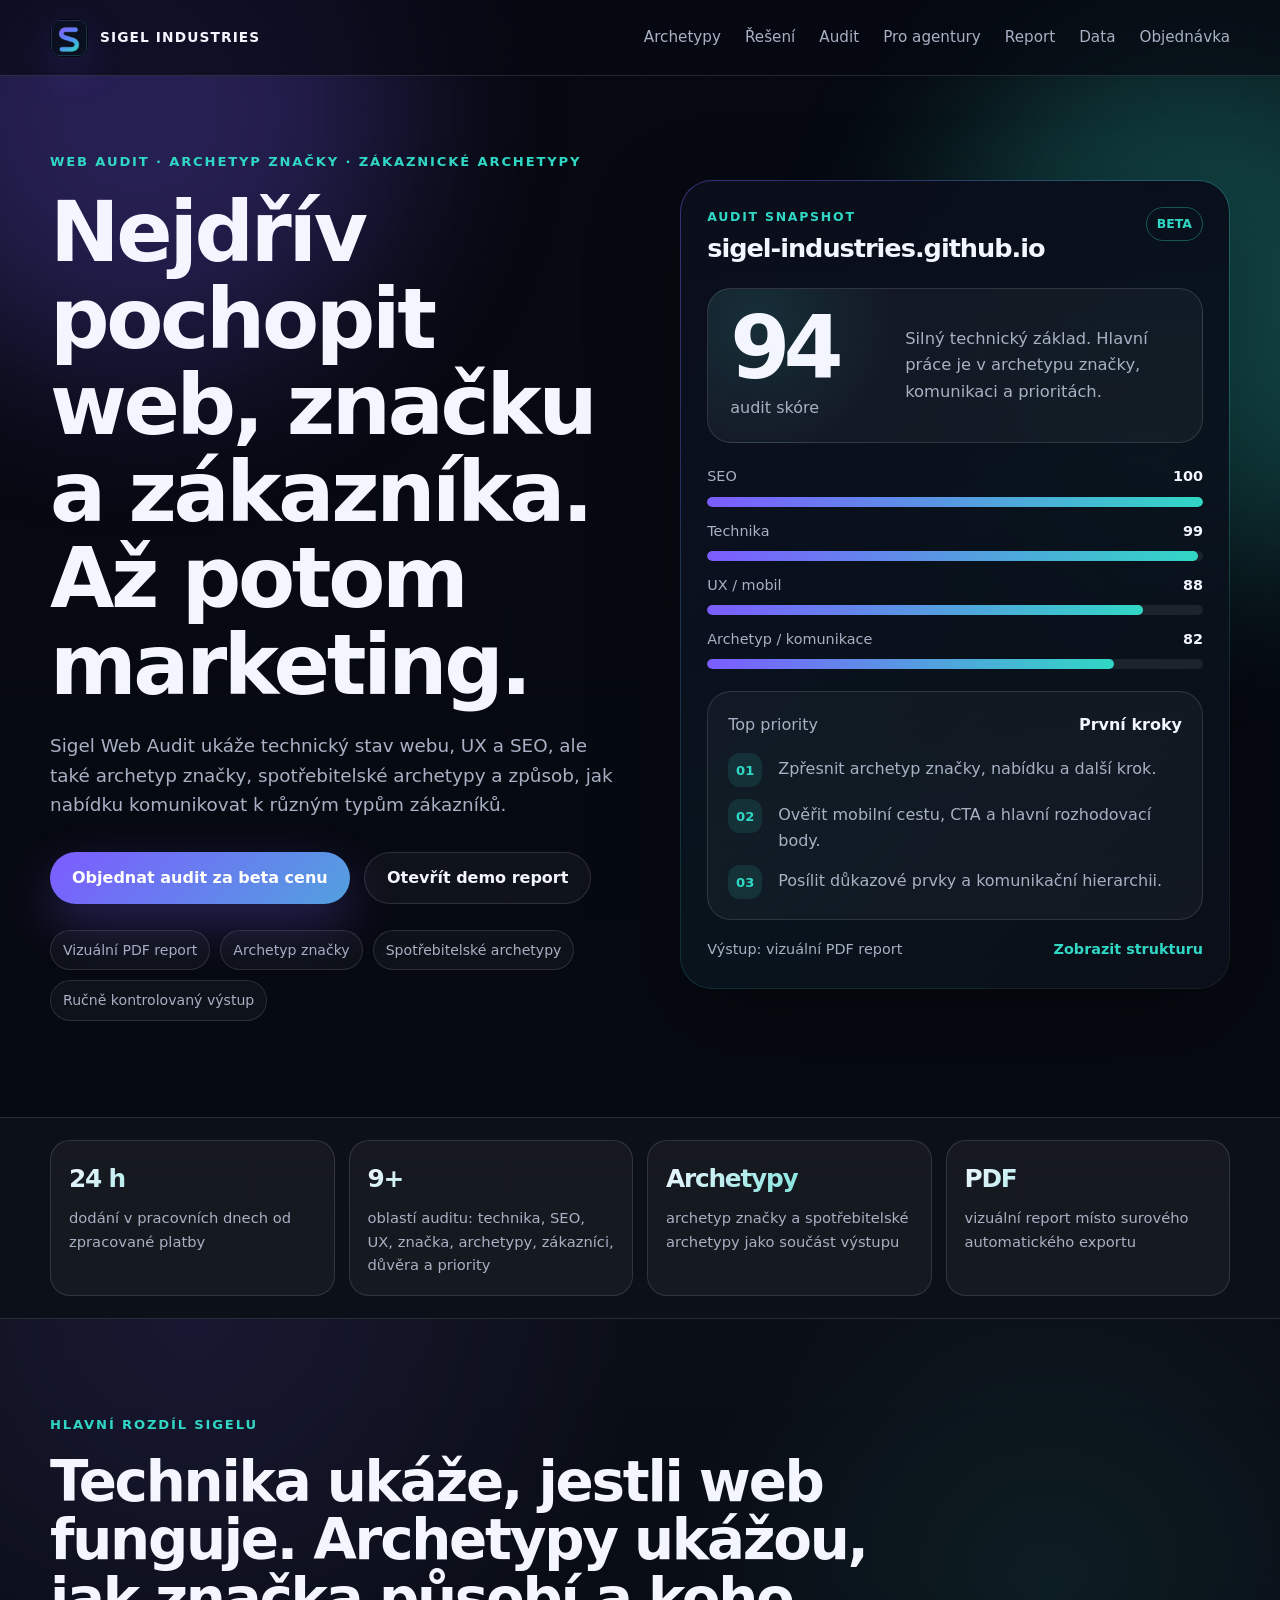
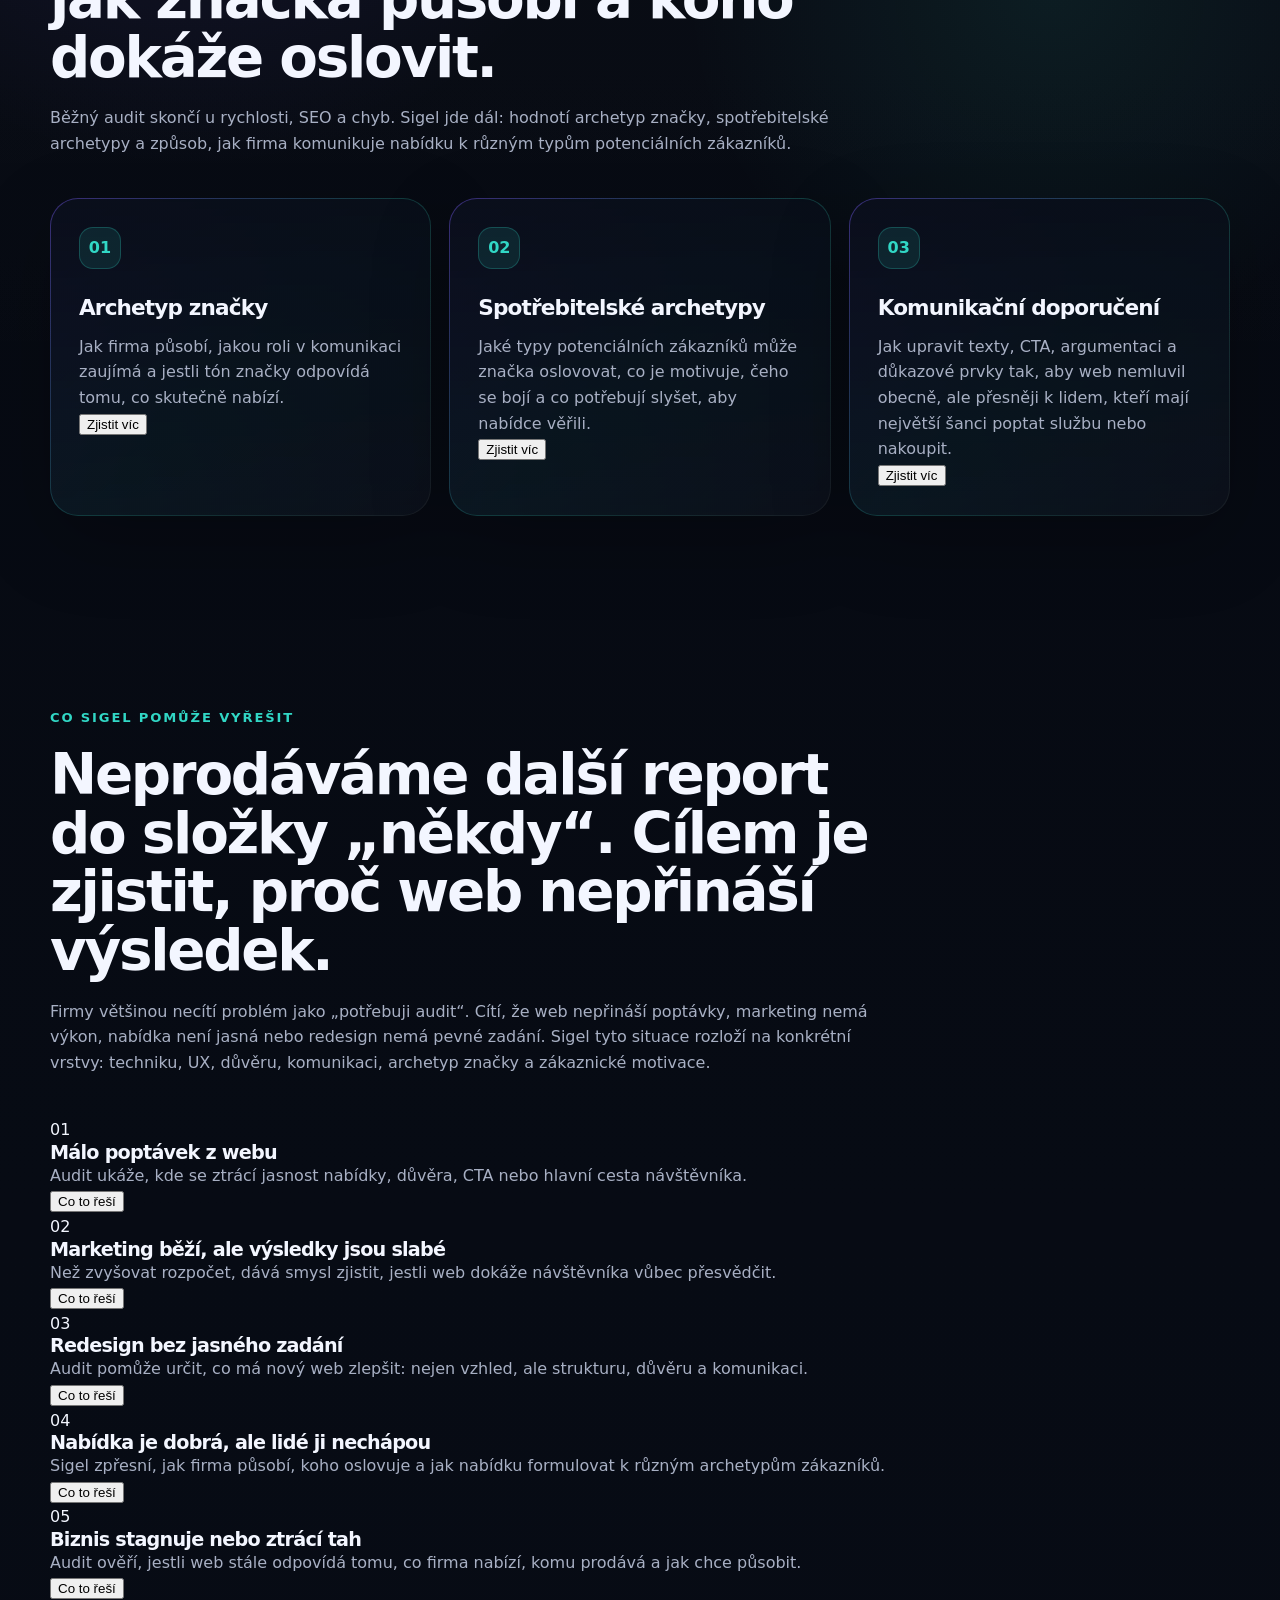
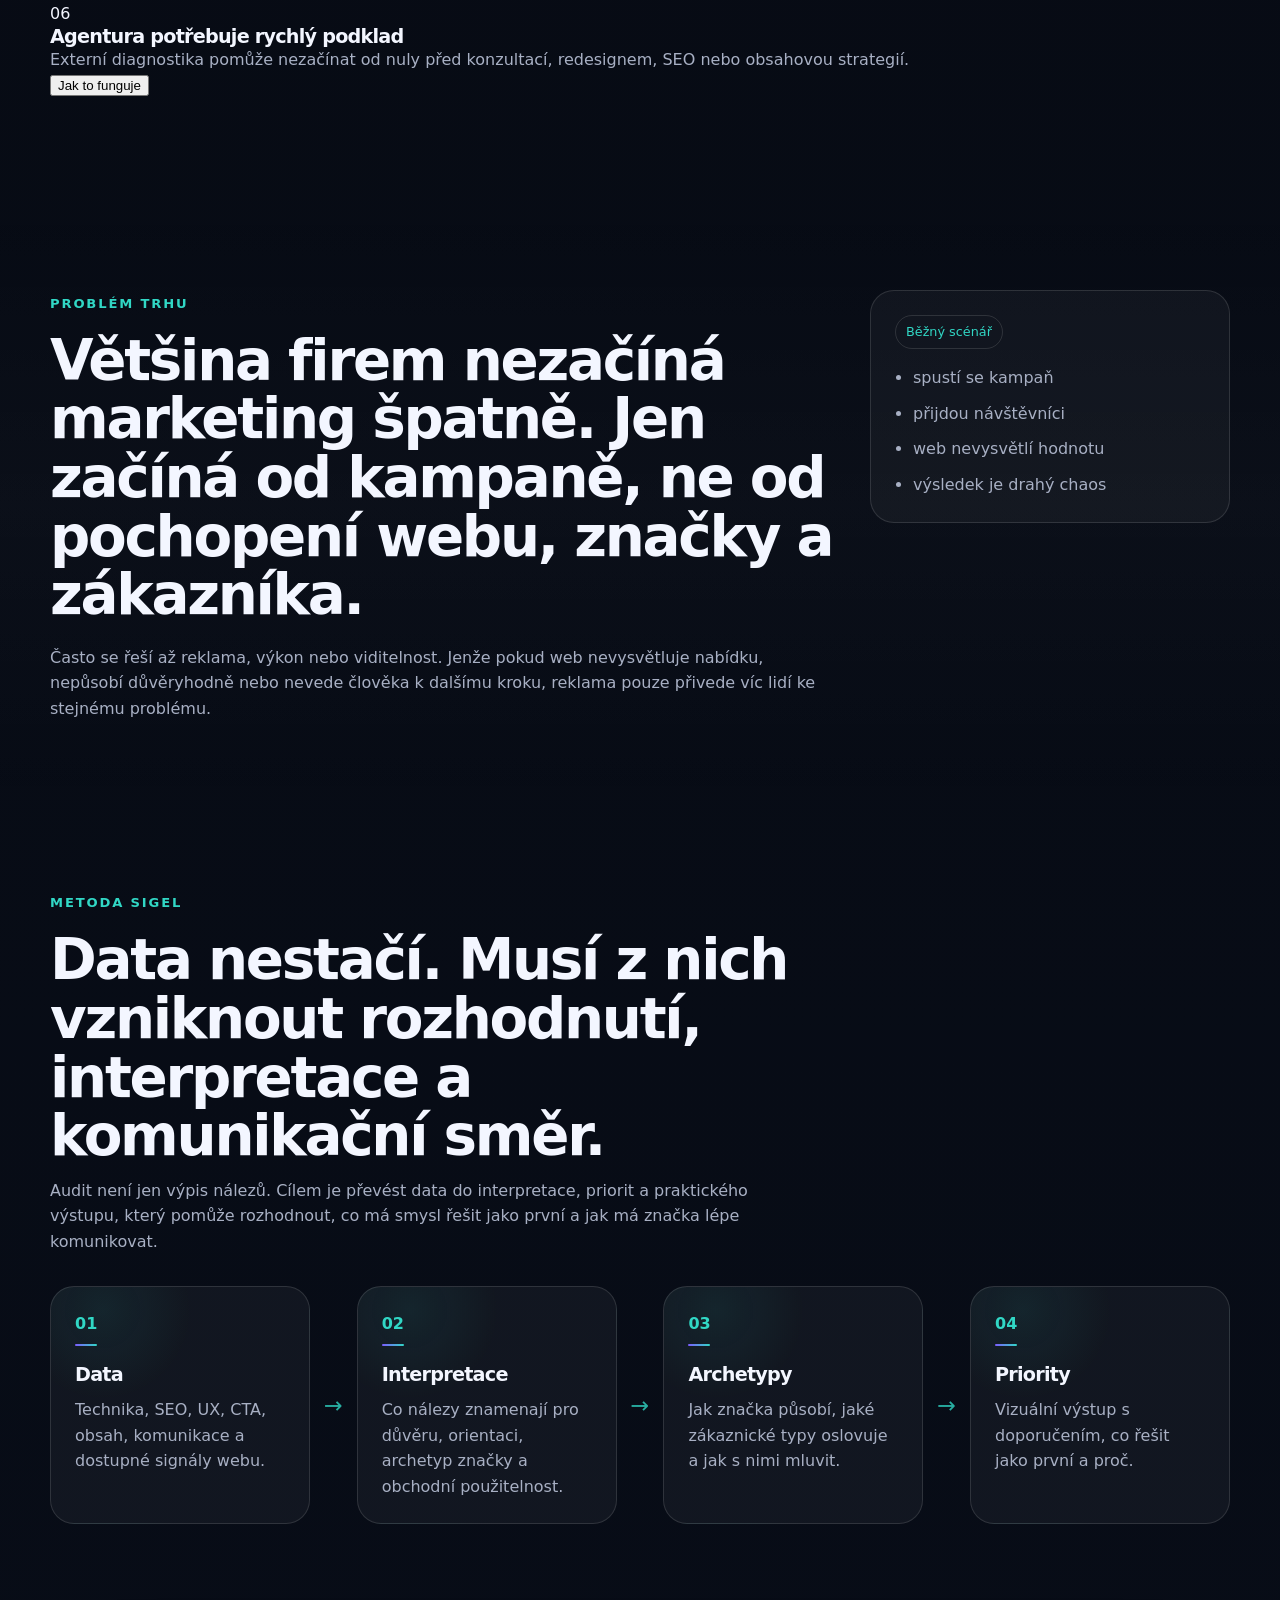
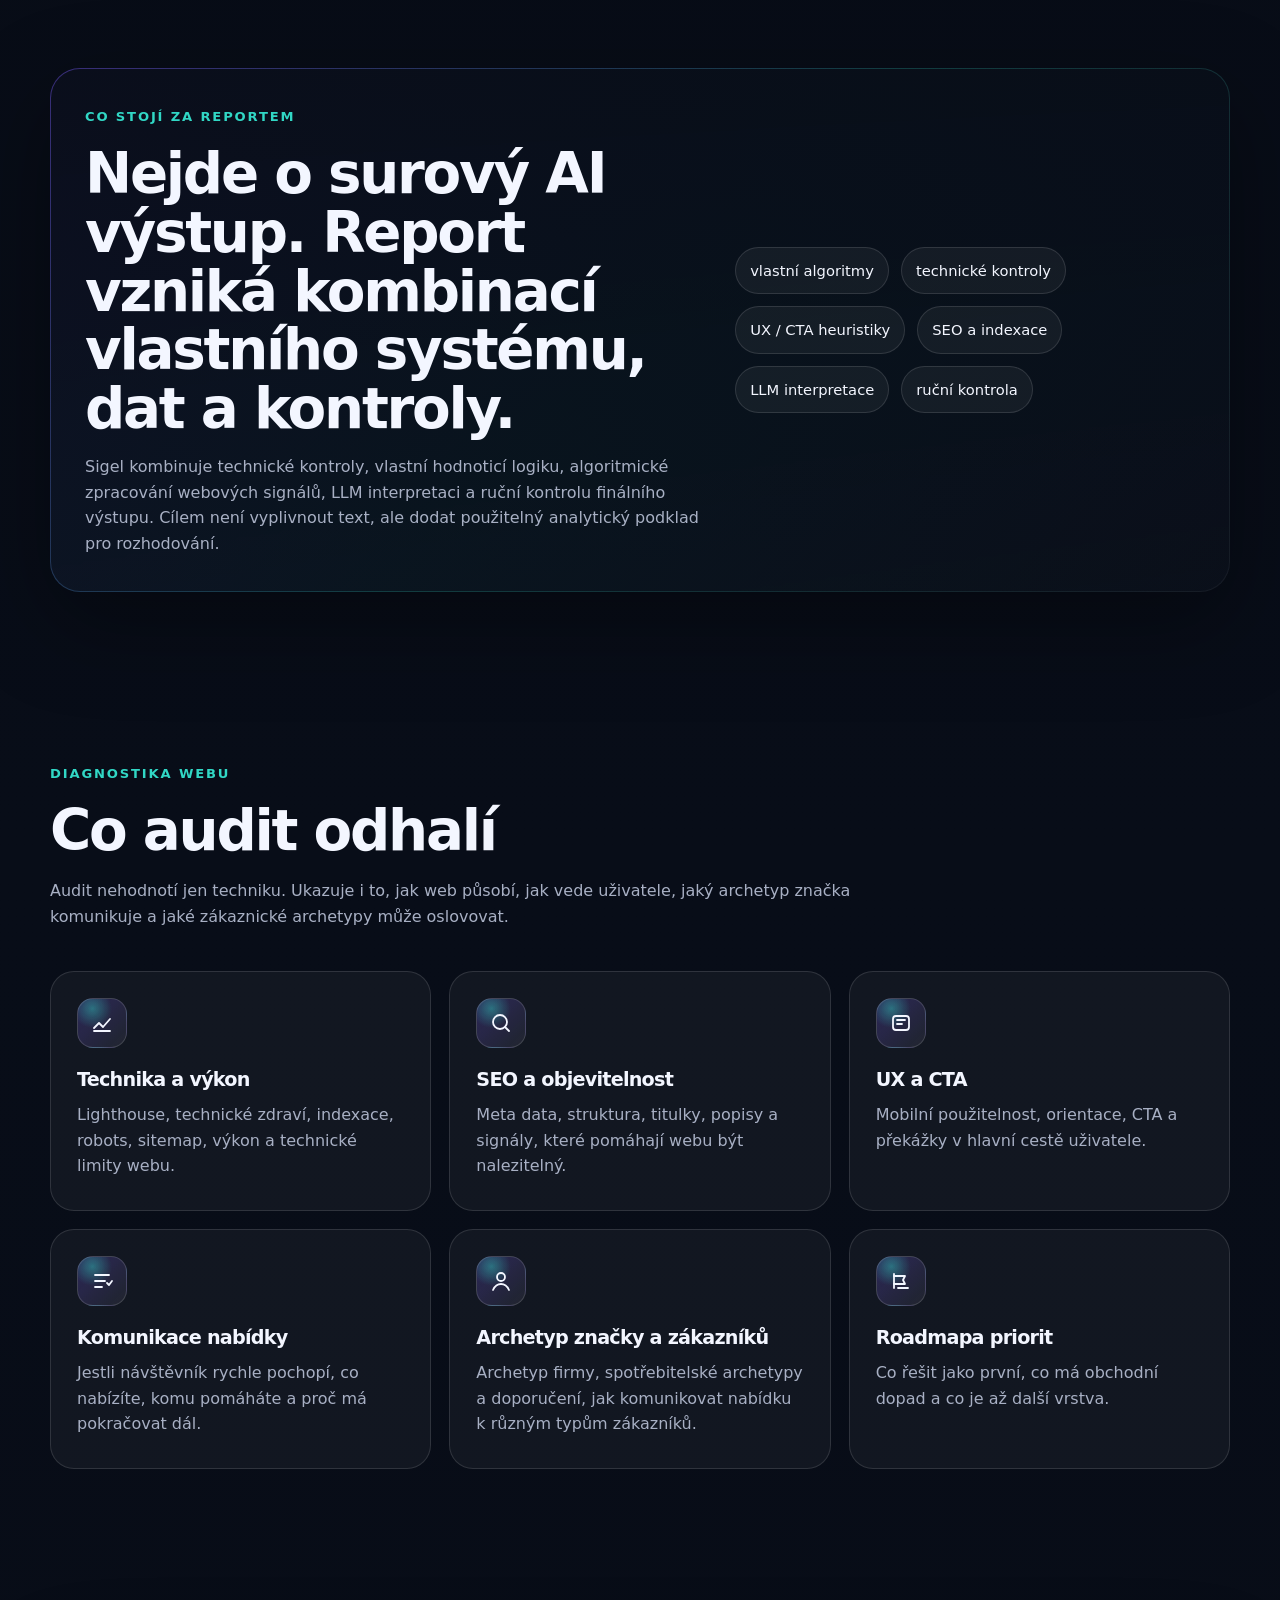
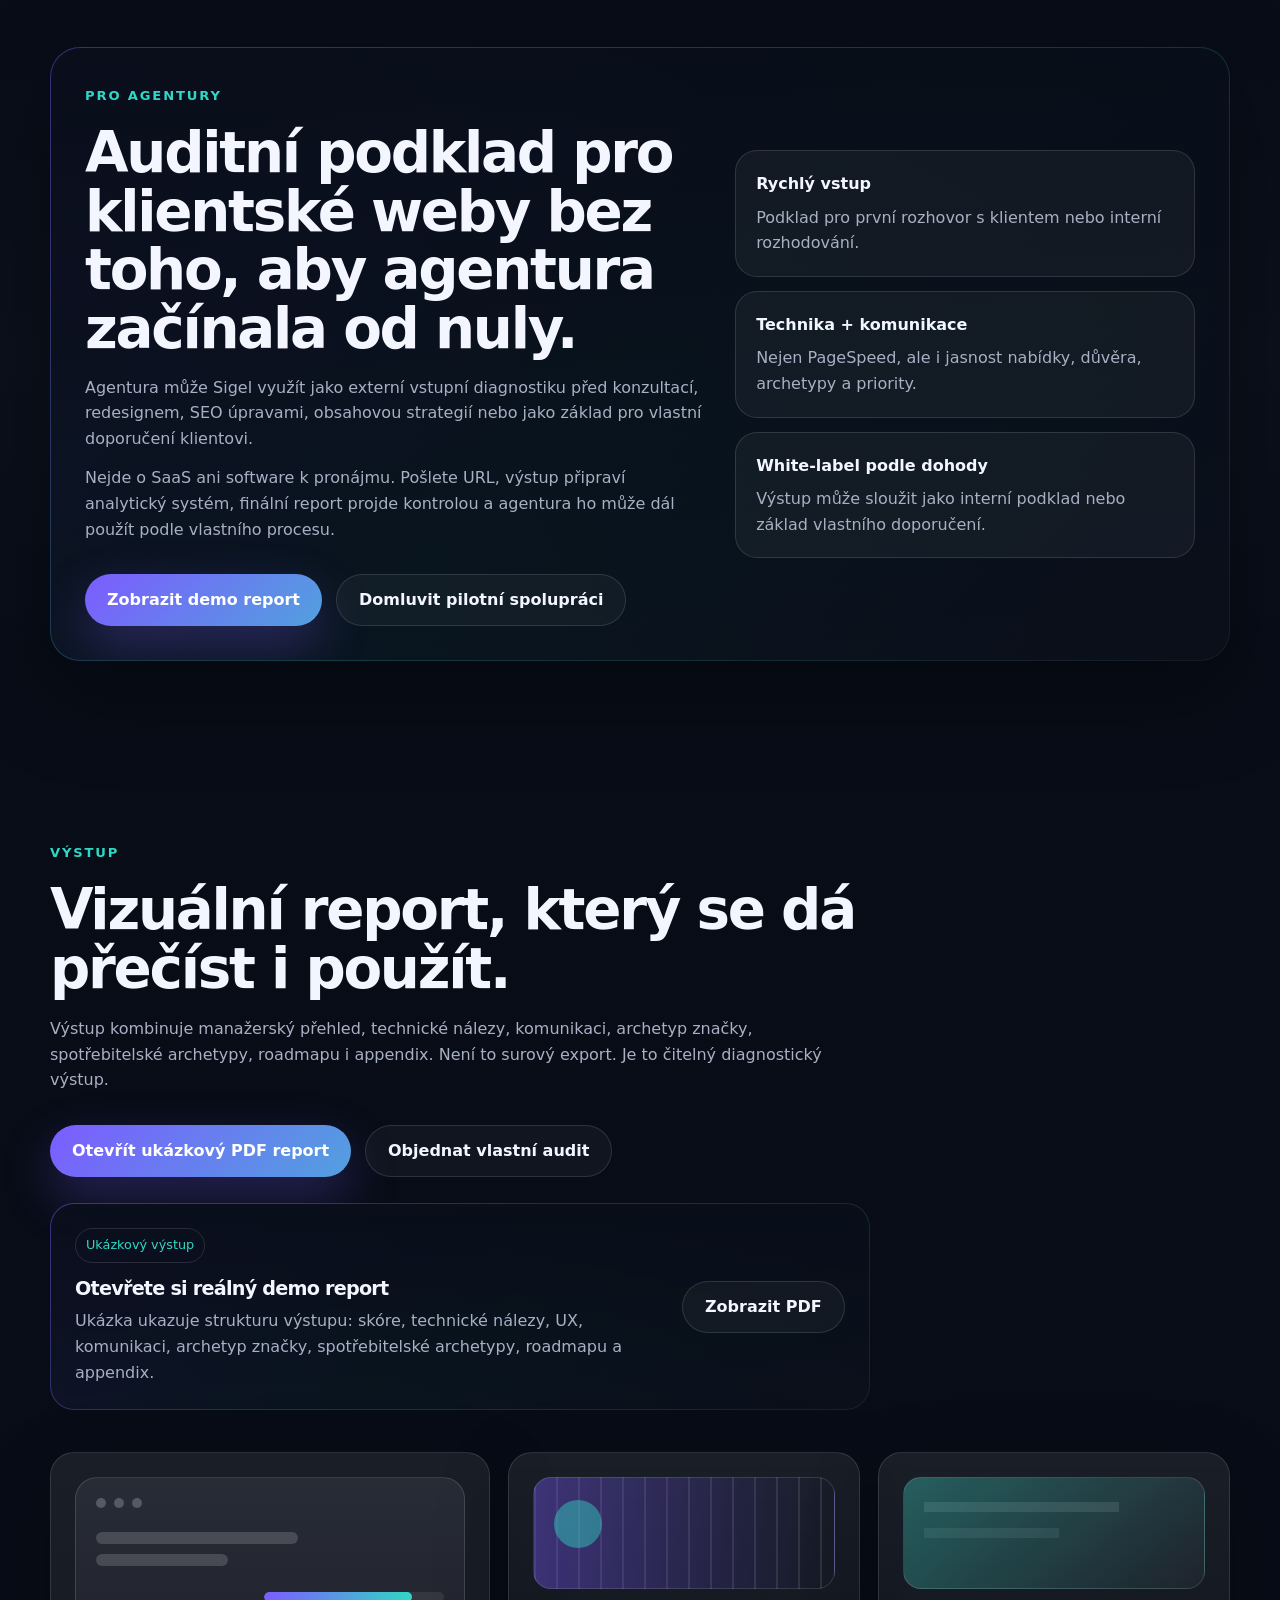
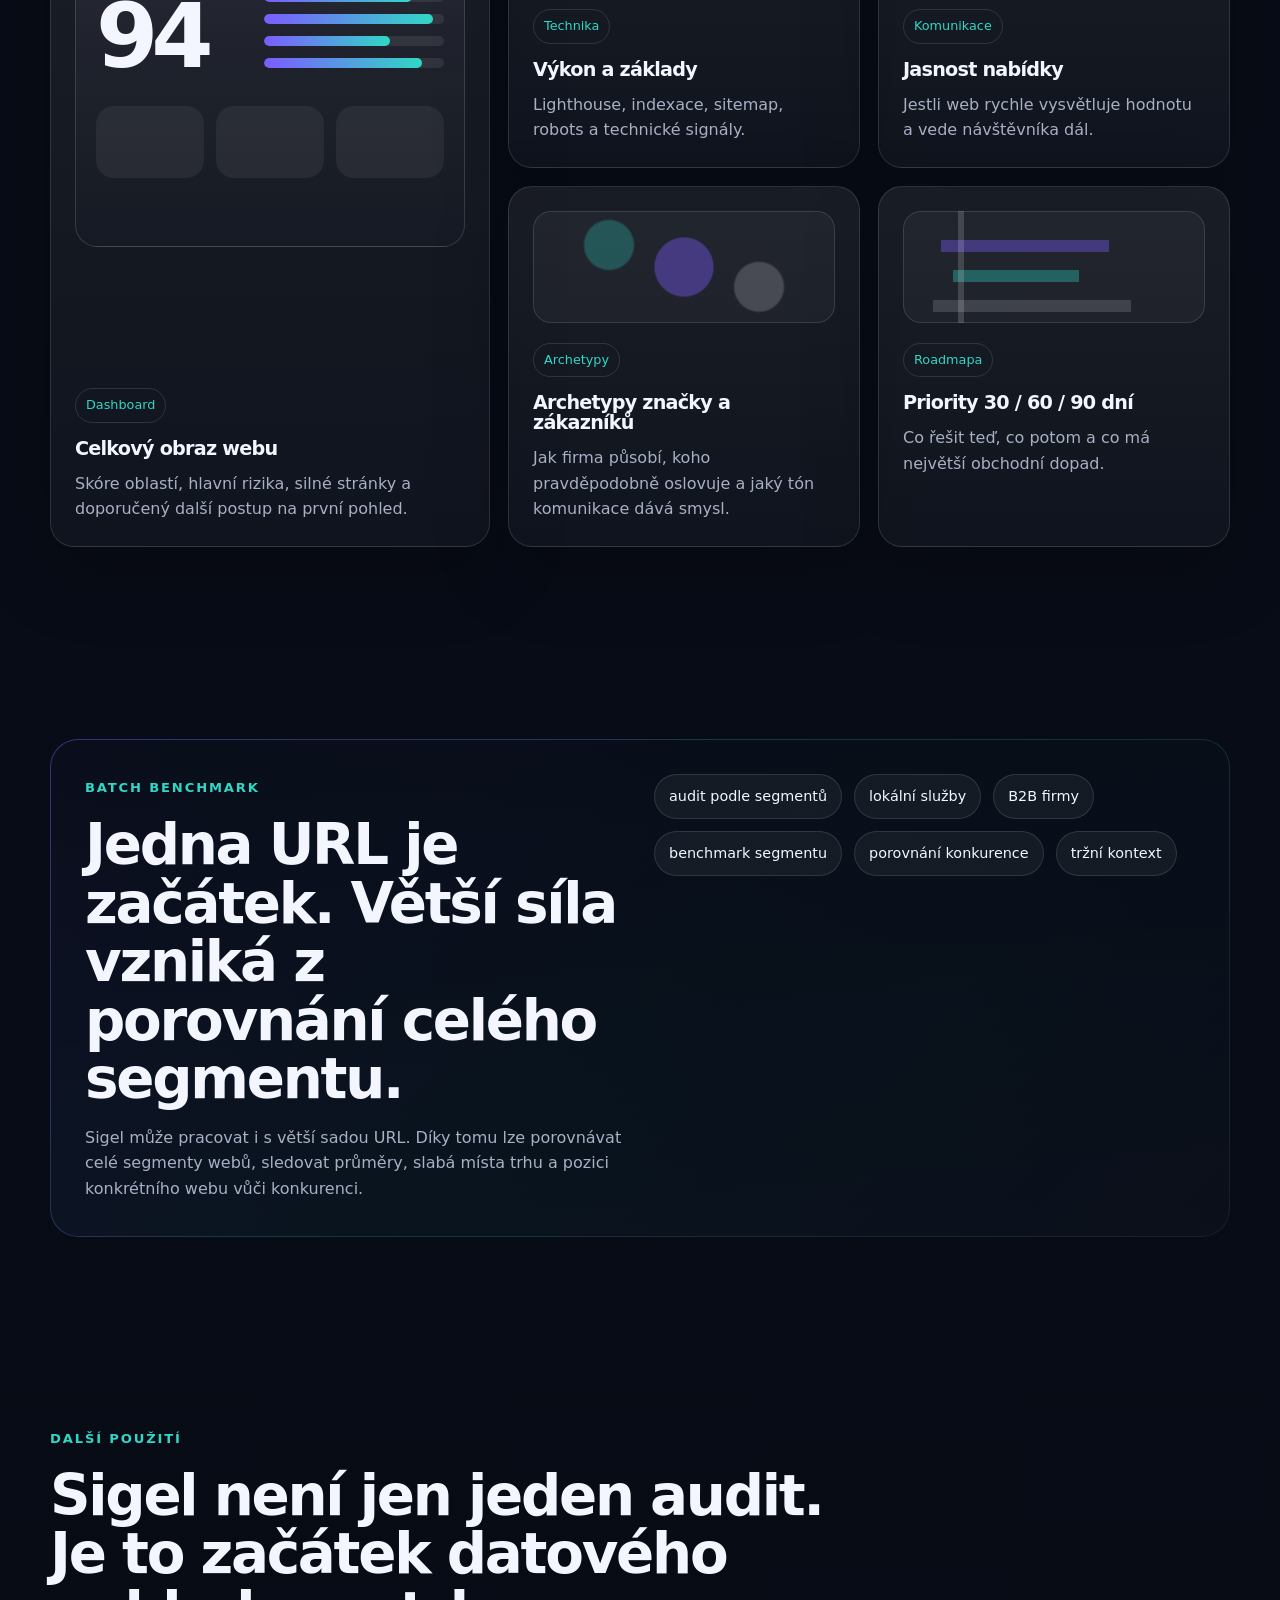
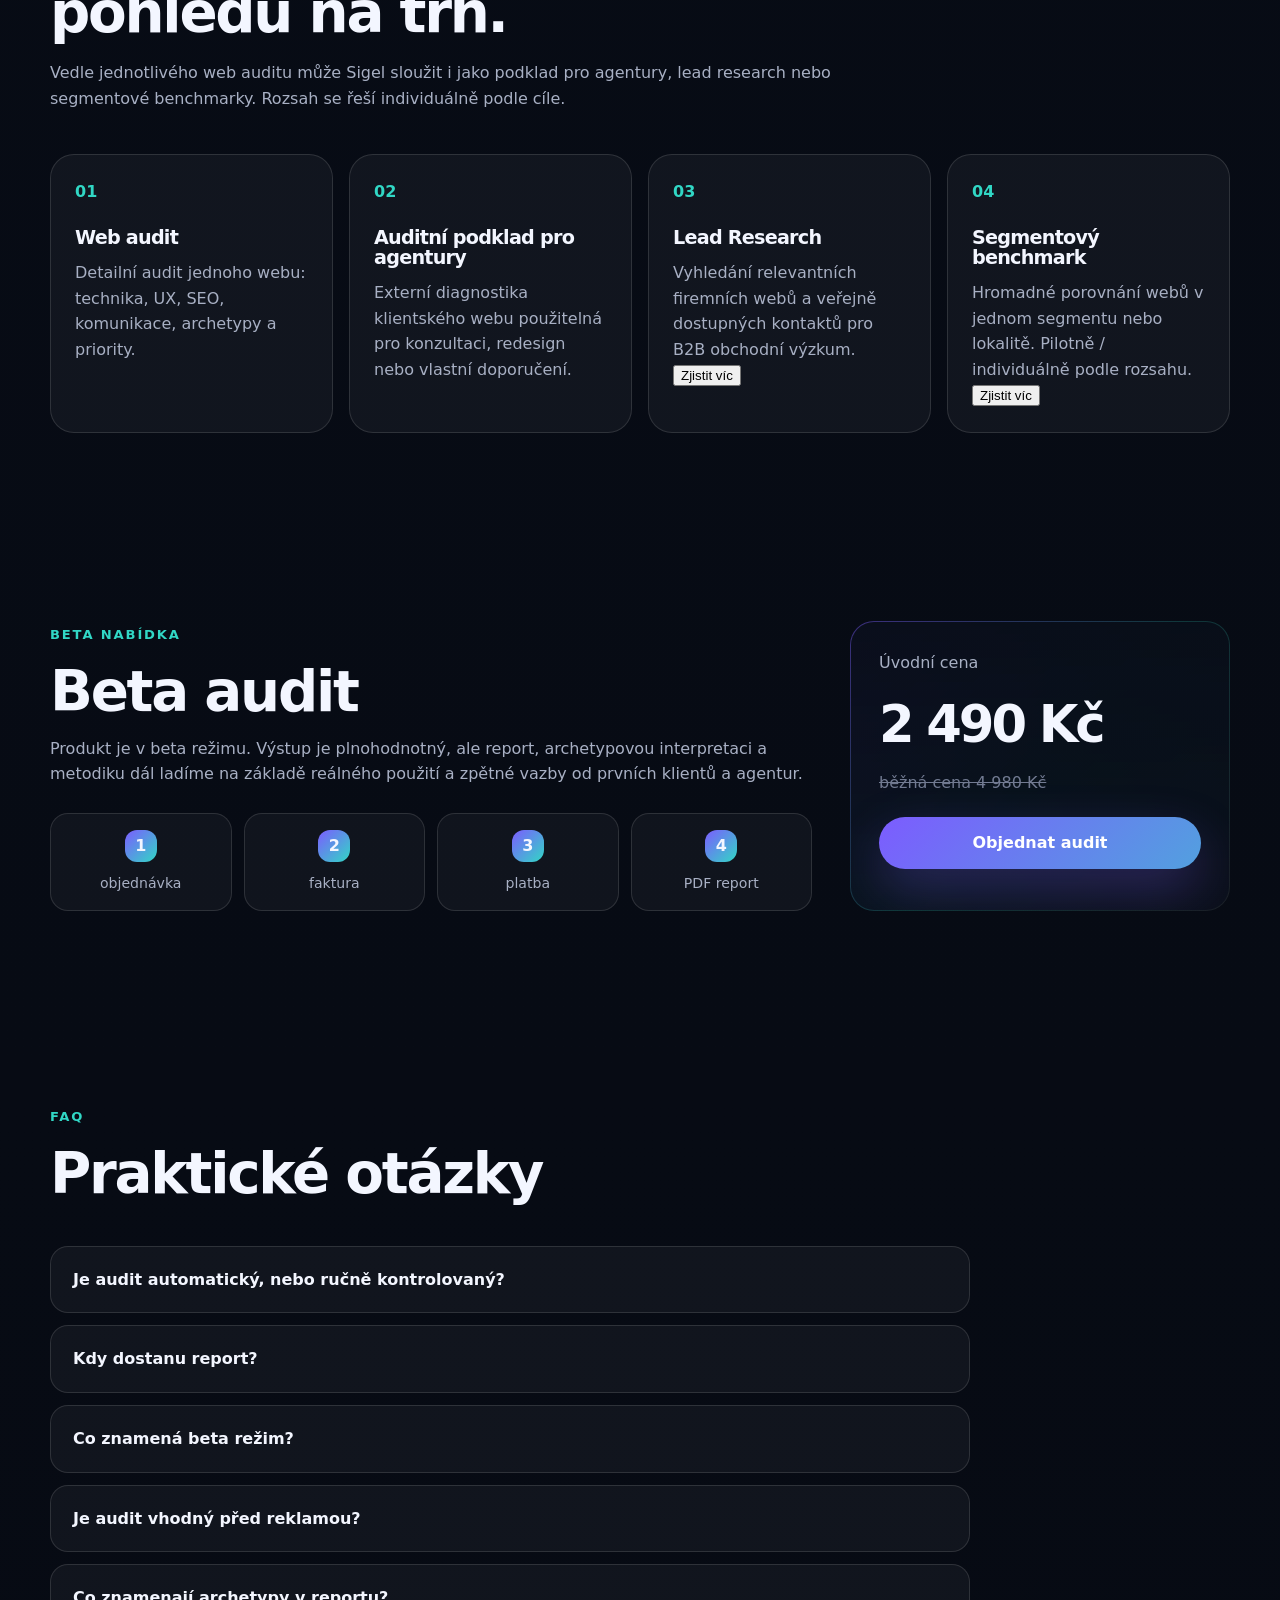
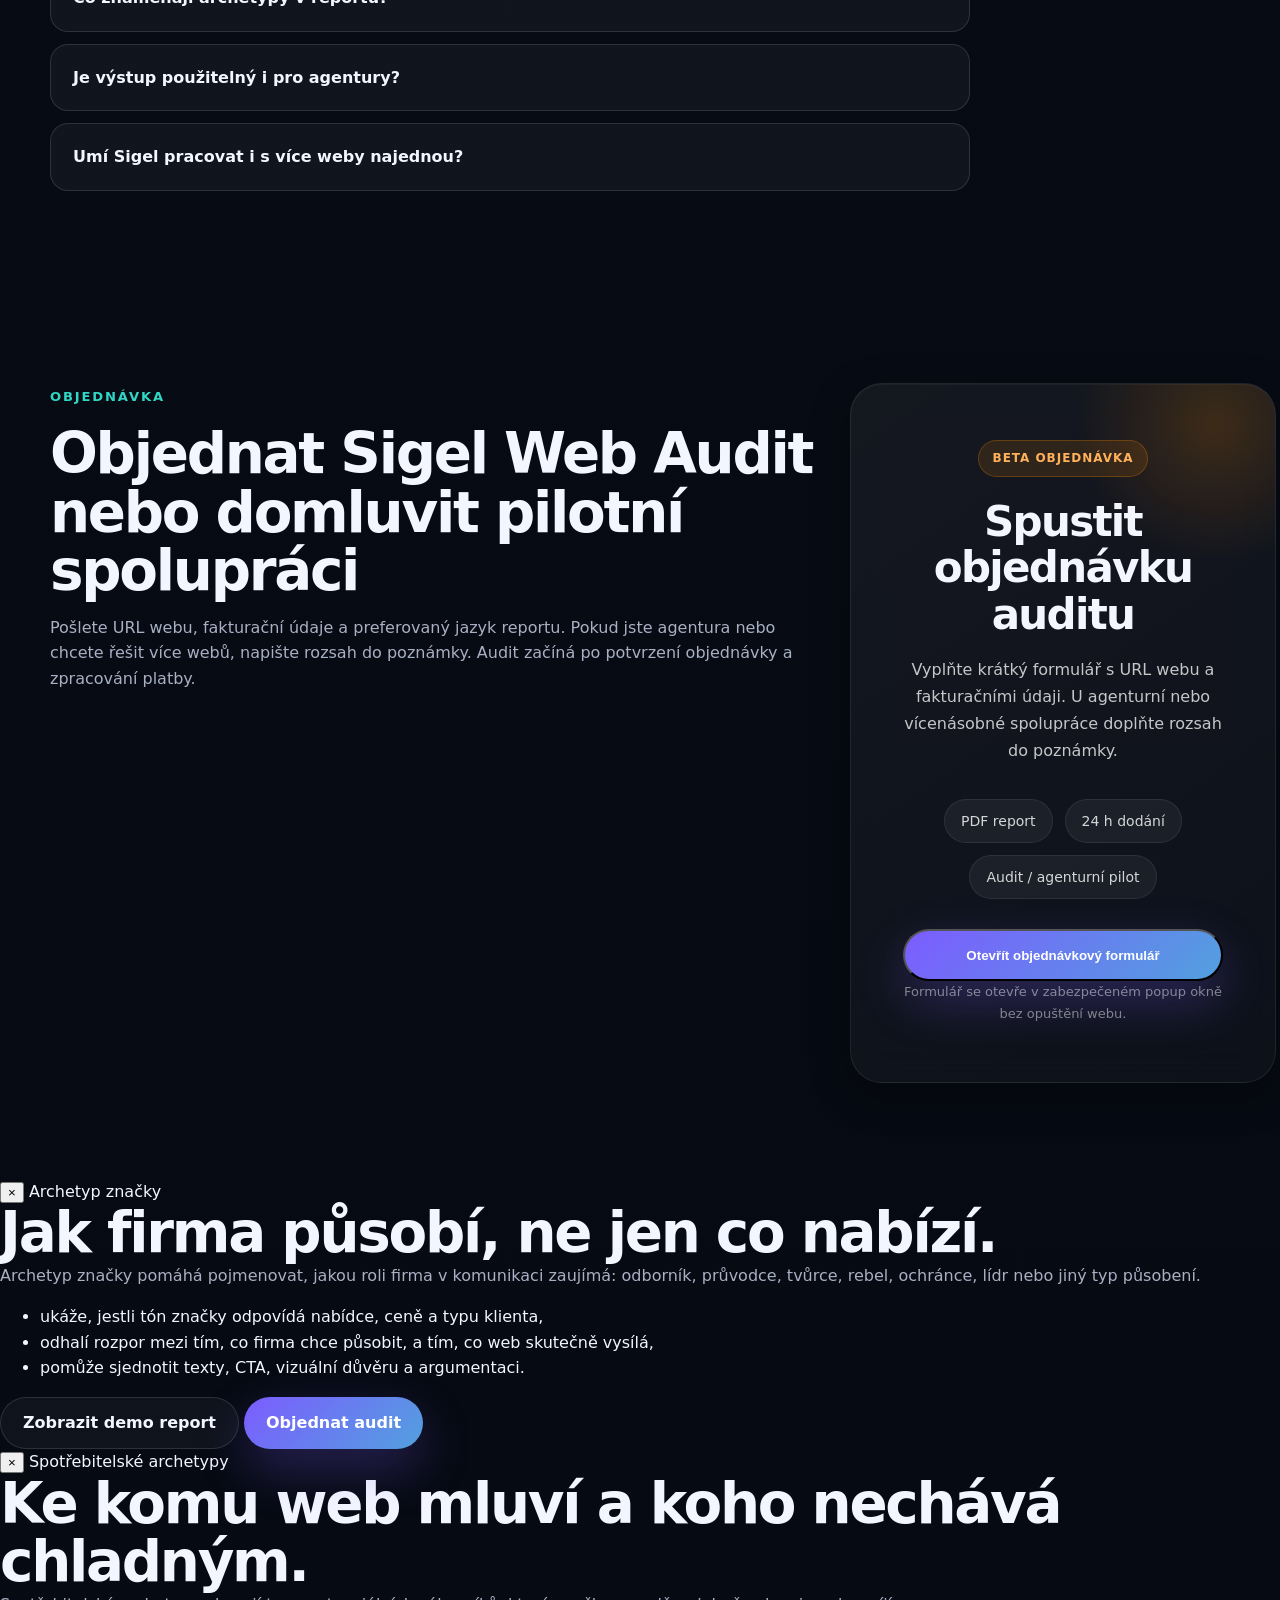
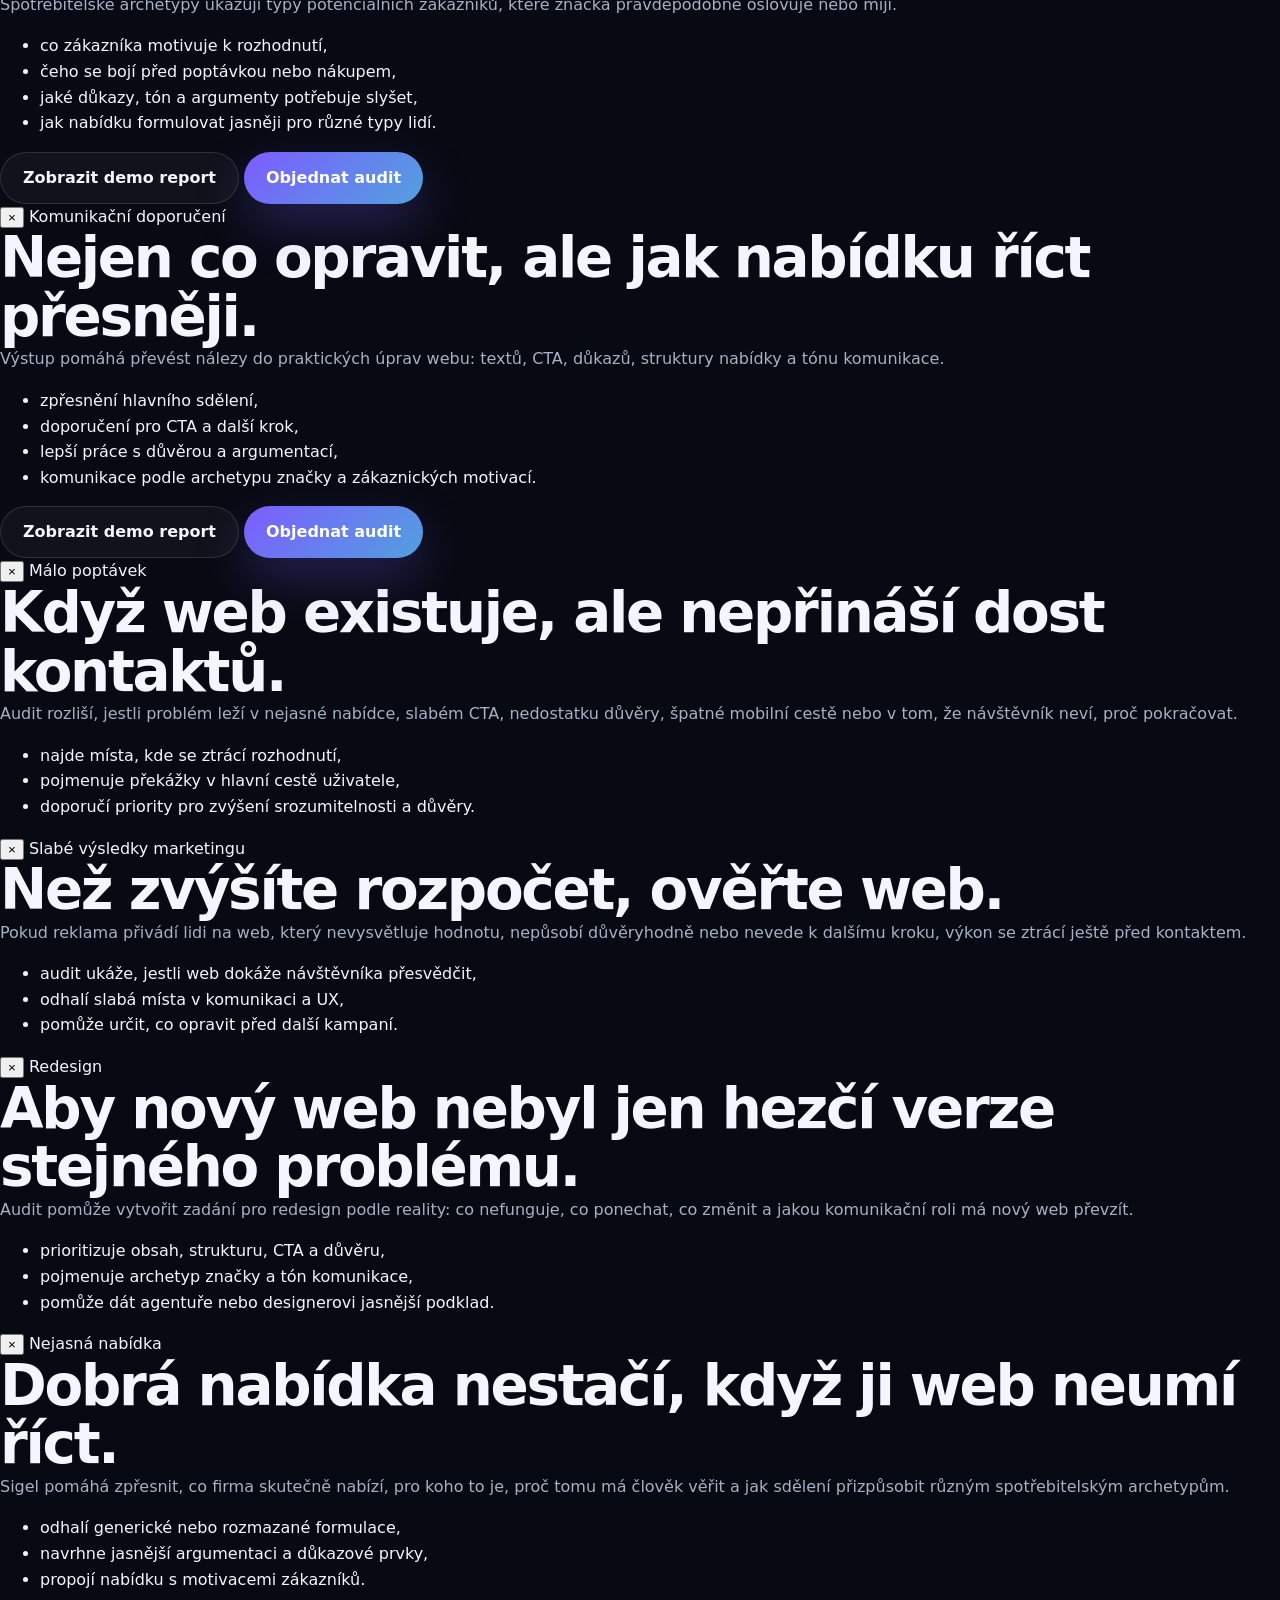
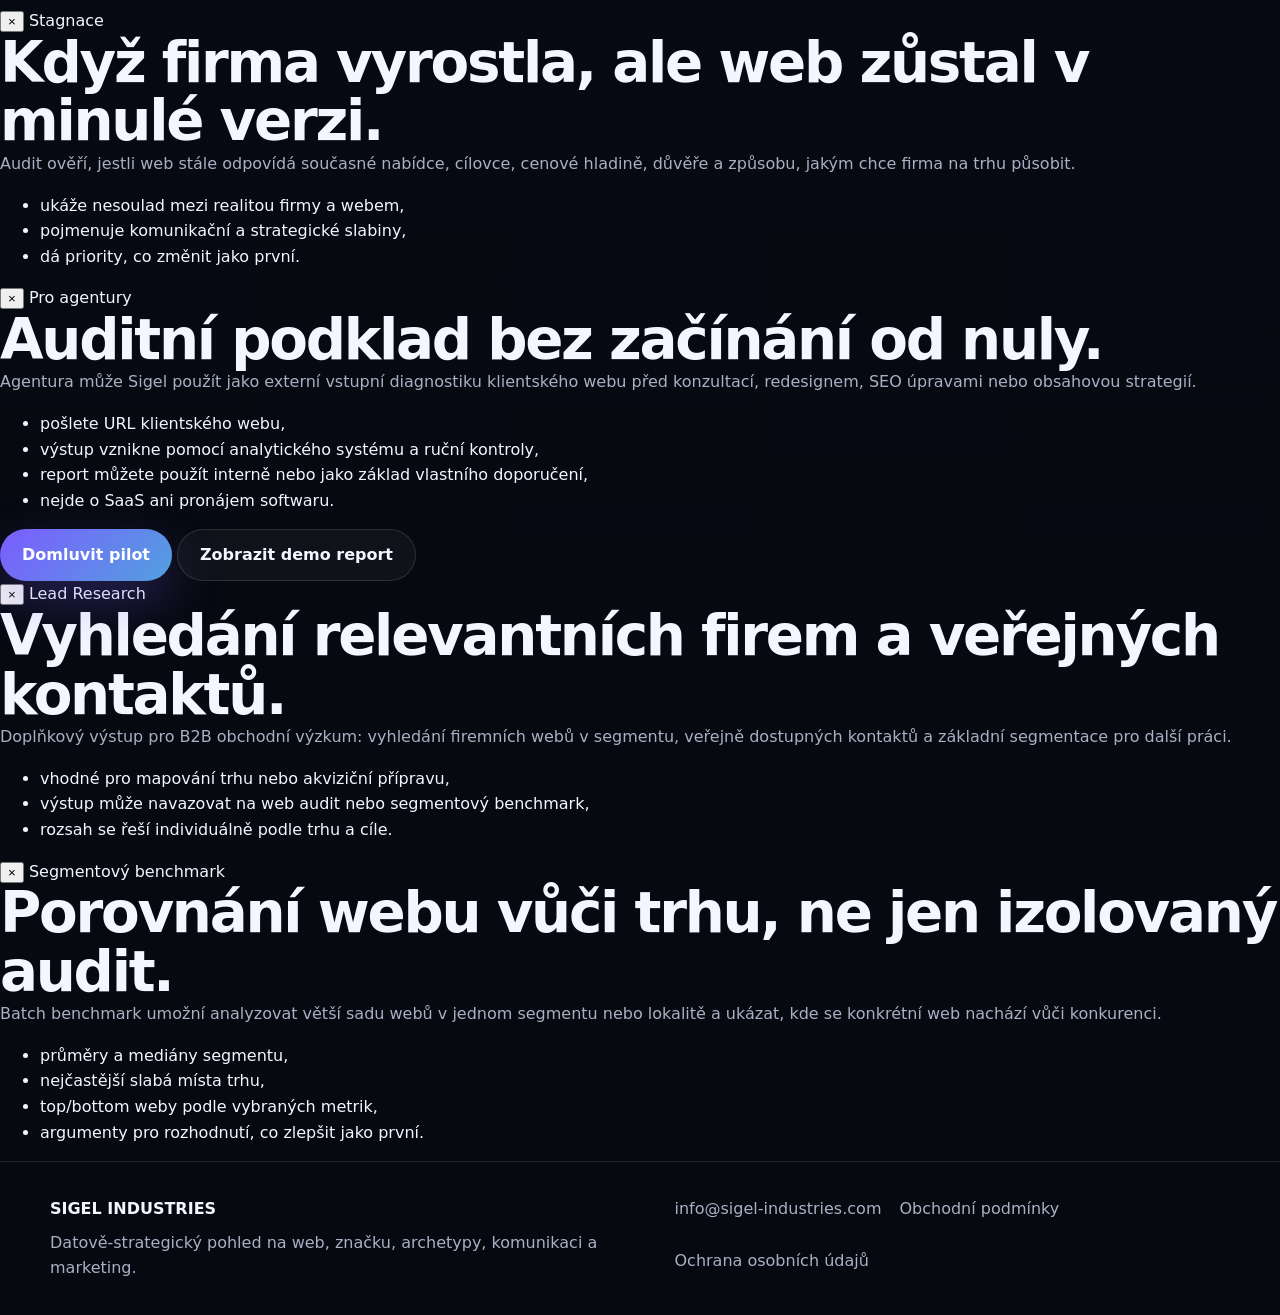
<file: index.html>
<!doctype html>
<html lang="cs">
<head>
  <!-- Google tag (gtag.js) -->
<script async src="https://www.googletagmanager.com/gtag/js?id=G-QZW7S98DC1"></script>
<script>
  window.dataLayer = window.dataLayer || [];
  function gtag(){dataLayer.push(arguments);}
  gtag('js', new Date());

  gtag('config', 'G-QZW7S98DC1');
</script>
  <meta charset="utf-8" />
  <meta name="viewport" content="width=device-width, initial-scale=1" />
  

  <title>Sigel Web Audit | Audit webu, značky a zákaznických archetypů</title>
  <meta name="description" content="Sigel Web Audit je datově-strategický audit webu, značky, komunikace a zákaznických archetypů. Ukáže technický stav, UX, SEO, archetyp značky, spotřebitelské archetypy a priority dalších kroků." />
  <meta name="robots" content="index, follow" />
  <link rel="canonical" href="https://sigel-industries.github.io/" />

  <meta property="og:title" content="Sigel Web Audit | Audit webu, značky a zákaznických archetypů" />
  <meta property="og:description" content="Nejdřív pochopit web, značku a zákazníka. Až potom marketing." />
  <meta property="og:type" content="website" />
  <meta property="og:url" content="https://sigel-industries.github.io/" />
  <meta property="og:site_name" content="SIGEL INDUSTRIES" />

  <link rel="icon" href="favicon.ico" sizes="any">
  <link rel="icon" type="image/png" sizes="32x32" href="favicon-32.png">
  <link rel="icon" type="image/png" sizes="16x16" href="favicon-16.png">
  <link rel="apple-touch-icon" href="apple-touch-icon.png">

  <link rel="stylesheet" href="style.css" />
</head>

<body>
  <div class="page-grid" aria-hidden="true"></div>
  <div class="page-glow page-glow-a" aria-hidden="true"></div>
  <div class="page-glow page-glow-b" aria-hidden="true"></div>

  <header class="site-header">
    <div class="container header-inner">
      <a href="#top" class="brand" aria-label="SIGEL INDUSTRIES">
        <span class="brand-mark">
          <img src="sigel-mark-256.png" alt="" class="brand-logo" aria-hidden="true">
        </span>
        <span class="brand-text">SIGEL INDUSTRIES</span>
      </a>

      <nav class="nav" aria-label="Hlavní navigace">
        <a href="#archetypy">Archetypy</a>
        <a href="#reseni">Řešení</a>
        <a href="#audit">Audit</a>
        <a href="#agentury">Pro agentury</a>
        <a href="#report">Report</a>
        <a href="#data">Data</a>
        <a href="#order">Objednávka</a>
      </nav>
    </div>
  </header>

  <main id="top">
    <section class="hero section">
      <div class="container hero-grid">
        <div class="hero-copy reveal">
          <p class="eyebrow">Web audit · archetyp značky · zákaznické archetypy</p>

          <h1>Nejdřív pochopit web, značku a zákazníka. Až potom marketing.</h1>

          <p class="hero-text">
            Sigel Web Audit ukáže technický stav webu, UX a SEO, ale také archetyp značky,
            spotřebitelské archetypy a způsob, jak nabídku komunikovat k různým typům zákazníků.
          </p>

          <div class="hero-actions">
            <a href="#order" class="btn btn-primary btn-shine">Objednat audit za beta cenu</a>
            <a href="docs/demo-report.pdf" class="btn btn-secondary" target="_blank" rel="noopener">Otevřít demo report</a>
          </div>

          <div class="hero-meta">
            <span>Vizuální PDF report</span>
            <span>Archetyp značky</span>
            <span>Spotřebitelské archetypy</span>
            <span>Ručně kontrolovaný výstup</span>
          </div>
        </div>

        <aside class="audit-snapshot reveal interactive-card tilt-card" aria-label="Ukázka auditního výstupu">
          <div class="snapshot-header">
            <div>
              <span class="snapshot-kicker">Audit Snapshot</span>
              <h2>sigel-industries.github.io</h2>
            </div>
            <span class="snapshot-badge">BETA</span>
          </div>

          <div class="snapshot-score-block">
            <div class="snapshot-score">
              <strong>94</strong>
              <span>audit skóre</span>
            </div>

            <div class="snapshot-summary">
              <p>Silný technický základ. Hlavní práce je v archetypu značky, komunikaci a prioritách.</p>
            </div>
          </div>

          <div class="snapshot-metrics">
            <div class="metric">
              <div class="metric-top">
                <span>SEO</span>
                <strong>100</strong>
              </div>
              <div class="metric-bar"><i style="width: 100%"></i></div>
            </div>

            <div class="metric">
              <div class="metric-top">
                <span>Technika</span>
                <strong>99</strong>
              </div>
              <div class="metric-bar"><i style="width: 99%"></i></div>
            </div>

            <div class="metric">
              <div class="metric-top">
                <span>UX / mobil</span>
                <strong>88</strong>
              </div>
              <div class="metric-bar"><i style="width: 88%"></i></div>
            </div>

            <div class="metric">
              <div class="metric-top">
                <span>Archetyp / komunikace</span>
                <strong>82</strong>
              </div>
              <div class="metric-bar"><i style="width: 82%"></i></div>
            </div>
          </div>

          <div class="snapshot-priorities">
            <div class="priority-title">
              <span>Top priority</span>
              <strong>První kroky</strong>
            </div>

            <ol>
              <li>
                <span>01</span>
                <p>Zpřesnit archetyp značky, nabídku a další krok.</p>
              </li>
              <li>
                <span>02</span>
                <p>Ověřit mobilní cestu, CTA a hlavní rozhodovací body.</p>
              </li>
              <li>
                <span>03</span>
                <p>Posílit důkazové prvky a komunikační hierarchii.</p>
              </li>
            </ol>
          </div>

          <div class="snapshot-footer">
            <span>Výstup: vizuální PDF report</span>
            <a href="#report">Zobrazit strukturu</a>
          </div>
        </aside>
      </div>
    </section>

    <section class="signal-strip reveal">
      <div class="container signal-grid">
        <div class="signal-item interactive-card">
          <span>24 h</span>
          <p>dodání v pracovních dnech od zpracované platby</p>
        </div>

        <div class="signal-item interactive-card">
          <span>9+</span>
          <p>oblastí auditu: technika, SEO, UX, značka, archetypy, zákazníci, důvěra a priority</p>
        </div>

        <div class="signal-item interactive-card">
          <span>Archetypy</span>
          <p>archetyp značky a spotřebitelské archetypy jako součást výstupu</p>
        </div>

        <div class="signal-item interactive-card">
          <span>PDF</span>
          <p>vizuální report místo surového automatického exportu</p>
        </div>
      </div>
    </section>

    <section id="archetypy" class="section archetype-core">
      <div class="container">
        <div class="section-heading reveal">
          <p class="eyebrow">Hlavní rozdíl Sigelu</p>
          <h2>Technika ukáže, jestli web funguje. Archetypy ukážou, jak značka působí a koho dokáže oslovit.</h2>
          <p>
            Běžný audit skončí u rychlosti, SEO a chyb. Sigel jde dál: hodnotí archetyp značky,
            spotřebitelské archetypy a způsob, jak firma komunikuje nabídku k různým typům potenciálních zákazníků.
          </p>
        </div>

        <div class="core-grid reveal">
          <article class="core-card interactive-card tilt-card">
            <span class="core-number">01</span>
            <h3>Archetyp značky</h3>
            <p>
              Jak firma působí, jakou roli v komunikaci zaujímá a jestli tón značky odpovídá tomu,
              co skutečně nabízí.
            </p>
            <button class="text-link modal-open" type="button" data-modal="modal-brand-archetype">Zjistit víc</button>
          </article>

          <article class="core-card interactive-card tilt-card">
            <span class="core-number">02</span>
            <h3>Spotřebitelské archetypy</h3>
            <p>
              Jaké typy potenciálních zákazníků může značka oslovovat, co je motivuje, čeho se bojí
              a co potřebují slyšet, aby nabídce věřili.
            </p>
            <button class="text-link modal-open" type="button" data-modal="modal-customer-archetypes">Zjistit víc</button>
          </article>

          <article class="core-card interactive-card tilt-card">
            <span class="core-number">03</span>
            <h3>Komunikační doporučení</h3>
            <p>
              Jak upravit texty, CTA, argumentaci a důkazové prvky tak, aby web nemluvil obecně,
              ale přesněji k lidem, kteří mají největší šanci poptat službu nebo nakoupit.
            </p>
            <button class="text-link modal-open" type="button" data-modal="modal-communication-playbook">Zjistit víc</button>
          </article>
        </div>
      </div>
    </section>


    <section id="reseni" class="section solution-section">
      <div class="container">
        <div class="section-heading reveal">
          <p class="eyebrow">Co SIGEL pomůže vyřešit</p>
          <h2>Neprodáváme další report do složky „někdy“. Cílem je zjistit, proč web nepřináší výsledek.</h2>
          <p>
            Firmy většinou necítí problém jako „potřebuji audit“. Cítí, že web nepřináší poptávky,
            marketing nemá výkon, nabídka není jasná nebo redesign nemá pevné zadání. Sigel tyto situace
            rozloží na konkrétní vrstvy: techniku, UX, důvěru, komunikaci, archetyp značky a zákaznické motivace.
          </p>
        </div>

        <div class="solution-grid reveal">
          <article class="solution-card interactive-card tilt-card">
            <span class="solution-label">01</span>
            <h3>Málo poptávek z webu</h3>
            <p>Audit ukáže, kde se ztrácí jasnost nabídky, důvěra, CTA nebo hlavní cesta návštěvníka.</p>
            <button class="btn-mini modal-open" type="button" data-modal="modal-low-leads">Co to řeší</button>
          </article>

          <article class="solution-card interactive-card tilt-card">
            <span class="solution-label">02</span>
            <h3>Marketing běží, ale výsledky jsou slabé</h3>
            <p>Než zvyšovat rozpočet, dává smysl zjistit, jestli web dokáže návštěvníka vůbec přesvědčit.</p>
            <button class="btn-mini modal-open" type="button" data-modal="modal-weak-marketing">Co to řeší</button>
          </article>

          <article class="solution-card interactive-card tilt-card">
            <span class="solution-label">03</span>
            <h3>Redesign bez jasného zadání</h3>
            <p>Audit pomůže určit, co má nový web zlepšit: nejen vzhled, ale strukturu, důvěru a komunikaci.</p>
            <button class="btn-mini modal-open" type="button" data-modal="modal-redesign">Co to řeší</button>
          </article>

          <article class="solution-card interactive-card tilt-card">
            <span class="solution-label">04</span>
            <h3>Nabídka je dobrá, ale lidé ji nechápou</h3>
            <p>Sigel zpřesní, jak firma působí, koho oslovuje a jak nabídku formulovat k různým archetypům zákazníků.</p>
            <button class="btn-mini modal-open" type="button" data-modal="modal-unclear-offer">Co to řeší</button>
          </article>

          <article class="solution-card interactive-card tilt-card">
            <span class="solution-label">05</span>
            <h3>Biznis stagnuje nebo ztrácí tah</h3>
            <p>Audit ověří, jestli web stále odpovídá tomu, co firma nabízí, komu prodává a jak chce působit.</p>
            <button class="btn-mini modal-open" type="button" data-modal="modal-stagnation">Co to řeší</button>
          </article>

          <article class="solution-card interactive-card tilt-card">
            <span class="solution-label">06</span>
            <h3>Agentura potřebuje rychlý podklad</h3>
            <p>Externí diagnostika pomůže nezačínat od nuly před konzultací, redesignem, SEO nebo obsahovou strategií.</p>
            <button class="btn-mini modal-open" type="button" data-modal="modal-agency-detail">Jak to funguje</button>
          </article>
        </div>
      </div>
    </section>

    <section class="section problem">
      <div class="container problem-grid">
        <div class="problem-copy reveal">
          <p class="eyebrow">Problém trhu</p>
          <h2>Většina firem nezačíná marketing špatně. Jen začíná od kampaně, ne od pochopení webu, značky a zákazníka.</h2>
          <p>
            Často se řeší až reklama, výkon nebo viditelnost. Jenže pokud web nevysvětluje nabídku,
            nepůsobí důvěryhodně nebo nevede člověka k dalšímu kroku, reklama pouze přivede víc lidí
            ke stejnému problému.
          </p>
        </div>

        <div class="problem-card reveal interactive-card">
          <span class="card-label">Běžný scénář</span>
          <ul>
            <li>spustí se kampaň</li>
            <li>přijdou návštěvníci</li>
            <li>web nevysvětlí hodnotu</li>
            <li>výsledek je drahý chaos</li>
          </ul>
        </div>
      </div>
    </section>

    <section class="section method">
      <div class="container">
        <div class="method-heading reveal">
          <p class="eyebrow">Metoda Sigel</p>
          <h2>Data nestačí. Musí z nich vzniknout rozhodnutí, interpretace a komunikační směr.</h2>
          <p>
            Audit není jen výpis nálezů. Cílem je převést data do interpretace, priorit a praktického výstupu,
            který pomůže rozhodnout, co má smysl řešit jako první a jak má značka lépe komunikovat.
          </p>
        </div>

        <div class="method-flow reveal">
          <div class="method-step interactive-card">
            <span>01</span>
            <h3>Data</h3>
            <p>Technika, SEO, UX, CTA, obsah, komunikace a dostupné signály webu.</p>
          </div>

          <div class="method-arrow">→</div>

          <div class="method-step interactive-card">
            <span>02</span>
            <h3>Interpretace</h3>
            <p>Co nálezy znamenají pro důvěru, orientaci, archetyp značky a obchodní použitelnost.</p>
          </div>

          <div class="method-arrow">→</div>

          <div class="method-step interactive-card">
            <span>03</span>
            <h3>Archetypy</h3>
            <p>Jak značka působí, jaké zákaznické typy oslovuje a jak s nimi mluvit.</p>
          </div>

          <div class="method-arrow">→</div>

          <div class="method-step interactive-card">
            <span>04</span>
            <h3>Priority</h3>
            <p>Vizuální výstup s doporučením, co řešit jako první a proč.</p>
          </div>
        </div>
      </div>
    </section>

    <section class="section engine-section">
      <div class="container engine-box reveal interactive-card">
        <div class="engine-copy">
          <p class="eyebrow">Co stojí za reportem</p>
          <h2>Nejde o surový AI výstup. Report vzniká kombinací vlastního systému, dat a kontroly.</h2>
          <p>
            Sigel kombinuje technické kontroly, vlastní hodnoticí logiku, algoritmické zpracování webových signálů,
            LLM interpretaci a ruční kontrolu finálního výstupu. Cílem není vyplivnout text, ale dodat použitelný
            analytický podklad pro rozhodování.
          </p>
        </div>

        <div class="engine-grid">
          <span>vlastní algoritmy</span>
          <span>technické kontroly</span>
          <span>UX / CTA heuristiky</span>
          <span>SEO a indexace</span>
          <span>LLM interpretace</span>
          <span>ruční kontrola</span>
        </div>
      </div>
    </section>

    <section id="audit" class="section audit">
      <div class="container">
        <div class="section-heading reveal">
          <p class="eyebrow">Diagnostika webu</p>
          <h2>Co audit odhalí</h2>
          <p>
            Audit nehodnotí jen techniku. Ukazuje i to, jak web působí, jak vede uživatele,
            jaký archetyp značka komunikuje a jaké zákaznické archetypy může oslovovat.
          </p>
        </div>

        <div class="feature-grid">
          <article class="feature-card reveal interactive-card tilt-card">
            <div class="icon-box">
              <svg viewBox="0 0 24 24" aria-hidden="true"><path d="M4 17l5-5 4 4 7-8"/><path d="M4 20h16"/></svg>
            </div>
            <h3>Technika a výkon</h3>
            <p>Lighthouse, technické zdraví, indexace, robots, sitemap, výkon a technické limity webu.</p>
          </article>

          <article class="feature-card reveal interactive-card tilt-card">
            <div class="icon-box">
              <svg viewBox="0 0 24 24" aria-hidden="true"><circle cx="11" cy="11" r="7"/><path d="M20 20l-4-4"/></svg>
            </div>
            <h3>SEO a objevitelnost</h3>
            <p>Meta data, struktura, titulky, popisy a signály, které pomáhají webu být nalezitelný.</p>
          </article>

          <article class="feature-card reveal interactive-card tilt-card">
            <div class="icon-box">
              <svg viewBox="0 0 24 24" aria-hidden="true"><rect x="4" y="5" width="16" height="14" rx="3"/><path d="M8 9h8M8 13h5"/></svg>
            </div>
            <h3>UX a CTA</h3>
            <p>Mobilní použitelnost, orientace, CTA a překážky v hlavní cestě uživatele.</p>
          </article>

          <article class="feature-card reveal interactive-card tilt-card">
            <div class="icon-box">
              <svg viewBox="0 0 24 24" aria-hidden="true"><path d="M5 6h14M5 12h10M5 18h7"/><path d="M17 14l2 2 3-4"/></svg>
            </div>
            <h3>Komunikace nabídky</h3>
            <p>Jestli návštěvník rychle pochopí, co nabízíte, komu pomáháte a proč má pokračovat dál.</p>
          </article>

          <article class="feature-card reveal interactive-card tilt-card">
            <div class="icon-box">
              <svg viewBox="0 0 24 24" aria-hidden="true"><circle cx="12" cy="8" r="4"/><path d="M4 21c1.8-4 4.5-6 8-6s6.2 2 8 6"/></svg>
            </div>
            <h3>Archetyp značky a zákazníků</h3>
            <p>Archetyp firmy, spotřebitelské archetypy a doporučení, jak komunikovat nabídku k různým typům zákazníků.</p>
          </article>

          <article class="feature-card reveal interactive-card tilt-card">
            <div class="icon-box">
              <svg viewBox="0 0 24 24" aria-hidden="true"><path d="M5 19V5"/><path d="M5 7h11l-2 4 2 4H5"/><path d="M9 19h10"/></svg>
            </div>
            <h3>Roadmapa priorit</h3>
            <p>Co řešit jako první, co má obchodní dopad a co je až další vrstva.</p>
          </article>
        </div>
      </div>
    </section>

    <section id="agentury" class="section agency-section">
      <div class="container agency-box reveal interactive-card">
        <div class="agency-copy">
          <p class="eyebrow">Pro agentury</p>
          <h2>Auditní podklad pro klientské weby bez toho, aby agentura začínala od nuly.</h2>
          <p>
            Agentura může Sigel využít jako externí vstupní diagnostiku před konzultací, redesignem,
            SEO úpravami, obsahovou strategií nebo jako základ pro vlastní doporučení klientovi.
          </p>
          <p>
            Nejde o SaaS ani software k pronájmu. Pošlete URL, výstup připraví analytický systém,
            finální report projde kontrolou a agentura ho může dál použít podle vlastního procesu.
          </p>
          <div class="section-actions">
            <a href="docs/demo-report.pdf" class="btn btn-primary btn-shine" target="_blank" rel="noopener">Zobrazit demo report</a>
            <a href="mailto:info@sigel-industries.com" class="btn btn-secondary">Domluvit pilotní spolupráci</a>
          </div>
        </div>

        <div class="agency-points">
          <div>
            <strong>Rychlý vstup</strong>
            <p>Podklad pro první rozhovor s klientem nebo interní rozhodování.</p>
          </div>
          <div>
            <strong>Technika + komunikace</strong>
            <p>Nejen PageSpeed, ale i jasnost nabídky, důvěra, archetypy a priority.</p>
          </div>
          <div>
            <strong>White-label podle dohody</strong>
            <p>Výstup může sloužit jako interní podklad nebo základ vlastního doporučení.</p>
          </div>
        </div>
      </div>
    </section>

    <section id="report" class="section report">
      <div class="container">
        <div class="section-heading reveal">
          <p class="eyebrow">Výstup</p>
          <h2>Vizuální report, který se dá přečíst i použít.</h2>
          <p>
            Výstup kombinuje manažerský přehled, technické nálezy, komunikaci, archetyp značky,
            spotřebitelské archetypy, roadmapu i appendix. Není to surový export. Je to čitelný diagnostický výstup.
          </p>

          <div class="section-actions">
            <a href="docs/demo-report.pdf" class="btn btn-primary btn-shine" target="_blank" rel="noopener">
              Otevřít ukázkový PDF report
            </a>
            <a href="#order" class="btn btn-secondary">Objednat vlastní audit</a>
          </div>

          <div class="pdf-callout reveal interactive-card">
            <div>
              <span class="preview-label">Ukázkový výstup</span>
              <h3>Otevřete si reálný demo report</h3>
              <p>
                Ukázka ukazuje strukturu výstupu: skóre, technické nálezy, UX, komunikaci,
                archetyp značky, spotřebitelské archetypy, roadmapu a appendix.
              </p>
            </div>

            <a href="docs/demo-report.pdf" class="btn btn-secondary" target="_blank" rel="noopener">
              Zobrazit PDF
            </a>
          </div>
        </div>

        <div class="report-grid">
          <article class="report-main reveal interactive-card tilt-card">
            <div class="report-screen">
              <div class="screen-top">
                <span></span>
                <span></span>
                <span></span>
              </div>

              <div class="screen-header-line large"></div>
              <div class="screen-header-line medium"></div>

              <div class="screen-main-row">
                <div class="screen-big-number">94</div>
                <div class="screen-bars">
                  <div class="screen-bar"><i style="width: 82%"></i></div>
                  <div class="screen-bar"><i style="width: 94%"></i></div>
                  <div class="screen-bar"><i style="width: 70%"></i></div>
                  <div class="screen-bar"><i style="width: 88%"></i></div>
                </div>
              </div>

              <div class="screen-mini-grid">
                <div></div>
                <div></div>
                <div></div>
              </div>
            </div>

            <div class="report-copy">
              <span class="preview-label">Dashboard</span>
              <h3>Celkový obraz webu</h3>
              <p>Skóre oblastí, hlavní rizika, silné stránky a doporučený další postup na první pohled.</p>
            </div>
          </article>

          <article class="report-side-card reveal interactive-card tilt-card">
            <div class="mini-report-visual visual-tech"></div>
            <span class="preview-label">Technika</span>
            <h3>Výkon a základy</h3>
            <p>Lighthouse, indexace, sitemap, robots a technické signály.</p>
          </article>

          <article class="report-side-card reveal interactive-card tilt-card">
            <div class="mini-report-visual visual-comm"></div>
            <span class="preview-label">Komunikace</span>
            <h3>Jasnost nabídky</h3>
            <p>Jestli web rychle vysvětluje hodnotu a vede návštěvníka dál.</p>
          </article>

          <article class="report-side-card reveal interactive-card tilt-card">
            <div class="mini-report-visual visual-arch"></div>
            <span class="preview-label">Archetypy</span>
            <h3>Archetypy značky a zákazníků</h3>
            <p>Jak firma působí, koho pravděpodobně oslovuje a jaký tón komunikace dává smysl.</p>
          </article>

          <article class="report-side-card reveal interactive-card tilt-card">
            <div class="mini-report-visual visual-roadmap"></div>
            <span class="preview-label">Roadmapa</span>
            <h3>Priority 30 / 60 / 90 dní</h3>
            <p>Co řešit teď, co potom a co má největší obchodní dopad.</p>
          </article>
        </div>
      </div>
    </section>

    <section id="data" class="section benchmark">
      <div class="container benchmark-box reveal interactive-card">
        <div class="benchmark-copy">
          <p class="eyebrow">Batch benchmark</p>
          <h2>Jedna URL je začátek. Větší síla vzniká z porovnání celého segmentu.</h2>
          <p>
            Sigel může pracovat i s větší sadou URL. Díky tomu lze porovnávat celé segmenty webů,
            sledovat průměry, slabá místa trhu a pozici konkrétního webu vůči konkurenci.
          </p>
        </div>

        <div class="benchmark-tags">
          <span class="tag">audit podle segmentů</span>
          <span class="tag">lokální služby</span>
          <span class="tag">B2B firmy</span>
          <span class="tag">benchmark segmentu</span>
          <span class="tag">porovnání konkurence</span>
          <span class="tag">tržní kontext</span>
        </div>
      </div>
    </section>

    <section class="section services-section">
      <div class="container">
        <div class="section-heading reveal">
          <p class="eyebrow">Další použití</p>
          <h2>Sigel není jen jeden audit. Je to začátek datového pohledu na trh.</h2>
          <p>
            Vedle jednotlivého web auditu může Sigel sloužit i jako podklad pro agentury,
            lead research nebo segmentové benchmarky. Rozsah se řeší individuálně podle cíle.
          </p>
        </div>

        <div class="service-grid reveal">
          <article class="service-card interactive-card tilt-card">
            <span>01</span>
            <h3>Web audit</h3>
            <p>Detailní audit jednoho webu: technika, UX, SEO, komunikace, archetypy a priority.</p>
          </article>

          <article class="service-card interactive-card tilt-card">
            <span>02</span>
            <h3>Auditní podklad pro agentury</h3>
            <p>Externí diagnostika klientského webu použitelná pro konzultaci, redesign nebo vlastní doporučení.</p>
          </article>

          <article class="service-card interactive-card tilt-card">
            <span>03</span>
            <h3>Lead Research</h3>
            <p>Vyhledání relevantních firemních webů a veřejně dostupných kontaktů pro B2B obchodní výzkum.</p>
            <button class="text-link modal-open" type="button" data-modal="modal-lead-research">Zjistit víc</button>
          </article>

          <article class="service-card interactive-card tilt-card">
            <span>04</span>
            <h3>Segmentový benchmark</h3>
            <p>Hromadné porovnání webů v jednom segmentu nebo lokalitě. Pilotně / individuálně podle rozsahu.</p>
            <button class="text-link modal-open" type="button" data-modal="modal-batch-benchmark">Zjistit víc</button>
          </article>
        </div>
      </div>
    </section>

    <section id="beta" class="section beta">
      <div class="container beta-grid">
        <div class="beta-left reveal">
          <p class="eyebrow">Beta nabídka</p>
          <h2>Beta audit</h2>
          <p>
            Produkt je v beta režimu. Výstup je plnohodnotný, ale report, archetypovou interpretaci a metodiku dál ladíme
            na základě reálného použití a zpětné vazby od prvních klientů a agentur.
          </p>

          <div class="process-mini">
            <div class="mini-step interactive-card">
              <span>1</span>
              <p>objednávka</p>
            </div>
            <div class="mini-step interactive-card">
              <span>2</span>
              <p>faktura</p>
            </div>
            <div class="mini-step interactive-card">
              <span>3</span>
              <p>platba</p>
            </div>
            <div class="mini-step interactive-card">
              <span>4</span>
              <p>PDF report</p>
            </div>
          </div>
        </div>

        <div class="price-card reveal tilt-card interactive-card">
          <span class="price-label">Úvodní cena</span>
          <strong>2 490 Kč</strong>
          <span class="old-price">běžná cena 4 980 Kč</span>
          <a href="#order" class="btn btn-primary btn-shine full">Objednat audit</a>
        </div>
      </div>
    </section>

    <section class="section faq">
      <div class="container">
        <div class="section-heading reveal">
          <p class="eyebrow">FAQ</p>
          <h2>Praktické otázky</h2>
        </div>

        <div class="faq-list reveal">
          <details class="interactive-card">
            <summary>Je audit automatický, nebo ručně kontrolovaný?</summary>
            <p>Report je postavený na automatizované analýze, ale výstup před odesláním prochází lidskou kontrolou.</p>
          </details>

          <details class="interactive-card">
            <summary>Kdy dostanu report?</summary>
            <p>Do 24 hodin v pracovních dnech od potvrzení přijaté platby.</p>
          </details>

          <details class="interactive-card">
            <summary>Co znamená beta režim?</summary>
            <p>Produkt je použitelný, ale stále ho ladíme podle zpětné vazby prvních klientů. Proto je cena snížená.</p>
          </details>

          <details class="interactive-card">
            <summary>Je audit vhodný před reklamou?</summary>
            <p>Ano. Právě tehdy dává největší smysl. Než začnete posílat lidi na web, je dobré vědět, jestli je web připravený je přesvědčit.</p>
          </details>

          <details class="interactive-card">
            <summary>Co znamenají archetypy v reportu?</summary>
            <p>Report pracuje s archetypem značky a spotřebitelskými archetypy. Pomáhá určit, jak firma působí, jaké typy zákazníků může oslovovat a jak jim nabídku komunikovat srozumitelněji.</p>
          </details>

          <details class="interactive-card">
            <summary>Je výstup použitelný i pro agentury?</summary>
            <p>Ano. Agentura ho může použít jako interní auditní podklad pro klientský web, jako přípravu na konzultaci nebo jako základ vlastního doporučení klientovi.</p>
          </details>

          <details class="interactive-card">
            <summary>Umí Sigel pracovat i s více weby najednou?</summary>
            <p>Ano, podle rozsahu lze řešit i segmentový batch benchmark nebo lead research. Tyto výstupy se domlouvají individuálně.</p>
          </details>
        </div>
      </div>
    </section>

    <section id="order" class="section order">
      <div class="container order-box reveal">
        <div class="order-copy">
          <p class="eyebrow">Objednávka</p>
          <h2>Objednat Sigel Web Audit nebo domluvit pilotní spolupráci</h2>
          <p>
            Pošlete URL webu, fakturační údaje a preferovaný jazyk reportu.
            Pokud jste agentura nebo chcete řešit více webů, napište rozsah do poznámky. Audit začíná po potvrzení objednávky a zpracování platby.
          </p>
        </div>

       <div class="form-popup-card interactive-card tilt-card">
  <div class="popup-glow"></div>

  <span class="popup-badge">BETA OBJEDNÁVKA</span>

  <h3>Spustit objednávku auditu</h3>

  <p>
    Vyplňte krátký formulář s URL webu a fakturačními údaji.
    U agenturní nebo vícenásobné spolupráce doplňte rozsah do poznámky.
  </p>

  <div class="popup-features">
    <span>PDF report</span>
    <span>24 h dodání</span>
    <span>Audit / agenturní pilot</span>
  </div>

  <button
    class="btn btn-primary btn-shine full tally-trigger"
    data-tally-open="jaGlJ1"
    data-tally-layout="modal"
    data-tally-width="720"
    data-tally-overlay="1"
    data-tally-auto-close="2000"
  >
    Otevřít objednávkový formulář
  </button>

  <p class="popup-note">
    Formulář se otevře v zabezpečeném popup okně bez opuštění webu.
  </p>
</div>
      </div>
    </section>
  </main>

  <div class="modal-layer" id="sigel-modal-layer" aria-hidden="true">
    <div class="modal-backdrop" data-modal-close></div>

    <section class="sigel-modal" id="modal-brand-archetype" role="dialog" aria-modal="true" aria-labelledby="modal-brand-archetype-title">
      <button class="modal-close" type="button" data-modal-close aria-label="Zavřít okno">×</button>
      <span class="modal-kicker">Archetyp značky</span>
      <h2 id="modal-brand-archetype-title">Jak firma působí, ne jen co nabízí.</h2>
      <p>Archetyp značky pomáhá pojmenovat, jakou roli firma v komunikaci zaujímá: odborník, průvodce, tvůrce, rebel, ochránce, lídr nebo jiný typ působení.</p>
      <ul>
        <li>ukáže, jestli tón značky odpovídá nabídce, ceně a typu klienta,</li>
        <li>odhalí rozpor mezi tím, co firma chce působit, a tím, co web skutečně vysílá,</li>
        <li>pomůže sjednotit texty, CTA, vizuální důvěru a argumentaci.</li>
      </ul>
      <div class="modal-actions">
        <a href="docs/demo-report.pdf" class="btn btn-secondary" target="_blank" rel="noopener">Zobrazit demo report</a>
        <a href="#order" class="btn btn-primary btn-shine" data-modal-close>Objednat audit</a>
      </div>
    </section>

    <section class="sigel-modal" id="modal-customer-archetypes" role="dialog" aria-modal="true" aria-labelledby="modal-customer-archetypes-title">
      <button class="modal-close" type="button" data-modal-close aria-label="Zavřít okno">×</button>
      <span class="modal-kicker">Spotřebitelské archetypy</span>
      <h2 id="modal-customer-archetypes-title">Ke komu web mluví a koho nechává chladným.</h2>
      <p>Spotřebitelské archetypy ukazují typy potenciálních zákazníků, které značka pravděpodobně oslovuje nebo míjí.</p>
      <ul>
        <li>co zákazníka motivuje k rozhodnutí,</li>
        <li>čeho se bojí před poptávkou nebo nákupem,</li>
        <li>jaké důkazy, tón a argumenty potřebuje slyšet,</li>
        <li>jak nabídku formulovat jasněji pro různé typy lidí.</li>
      </ul>
      <div class="modal-actions">
        <a href="docs/demo-report.pdf" class="btn btn-secondary" target="_blank" rel="noopener">Zobrazit demo report</a>
        <a href="#order" class="btn btn-primary btn-shine" data-modal-close>Objednat audit</a>
      </div>
    </section>

    <section class="sigel-modal" id="modal-communication-playbook" role="dialog" aria-modal="true" aria-labelledby="modal-communication-playbook-title">
      <button class="modal-close" type="button" data-modal-close aria-label="Zavřít okno">×</button>
      <span class="modal-kicker">Komunikační doporučení</span>
      <h2 id="modal-communication-playbook-title">Nejen co opravit, ale jak nabídku říct přesněji.</h2>
      <p>Výstup pomáhá převést nálezy do praktických úprav webu: textů, CTA, důkazů, struktury nabídky a tónu komunikace.</p>
      <ul>
        <li>zpřesnění hlavního sdělení,</li>
        <li>doporučení pro CTA a další krok,</li>
        <li>lepší práce s důvěrou a argumentací,</li>
        <li>komunikace podle archetypu značky a zákaznických motivací.</li>
      </ul>
      <div class="modal-actions">
        <a href="docs/demo-report.pdf" class="btn btn-secondary" target="_blank" rel="noopener">Zobrazit demo report</a>
        <a href="#order" class="btn btn-primary btn-shine" data-modal-close>Objednat audit</a>
      </div>
    </section>

    <section class="sigel-modal" id="modal-low-leads" role="dialog" aria-modal="true" aria-labelledby="modal-low-leads-title">
      <button class="modal-close" type="button" data-modal-close aria-label="Zavřít okno">×</button>
      <span class="modal-kicker">Málo poptávek</span>
      <h2 id="modal-low-leads-title">Když web existuje, ale nepřináší dost kontaktů.</h2>
      <p>Audit rozliší, jestli problém leží v nejasné nabídce, slabém CTA, nedostatku důvěry, špatné mobilní cestě nebo v tom, že návštěvník neví, proč pokračovat.</p>
      <ul>
        <li>najde místa, kde se ztrácí rozhodnutí,</li>
        <li>pojmenuje překážky v hlavní cestě uživatele,</li>
        <li>doporučí priority pro zvýšení srozumitelnosti a důvěry.</li>
      </ul>
    </section>

    <section class="sigel-modal" id="modal-weak-marketing" role="dialog" aria-modal="true" aria-labelledby="modal-weak-marketing-title">
      <button class="modal-close" type="button" data-modal-close aria-label="Zavřít okno">×</button>
      <span class="modal-kicker">Slabé výsledky marketingu</span>
      <h2 id="modal-weak-marketing-title">Než zvýšíte rozpočet, ověřte web.</h2>
      <p>Pokud reklama přivádí lidi na web, který nevysvětluje hodnotu, nepůsobí důvěryhodně nebo nevede k dalšímu kroku, výkon se ztrácí ještě před kontaktem.</p>
      <ul>
        <li>audit ukáže, jestli web dokáže návštěvníka přesvědčit,</li>
        <li>odhalí slabá místa v komunikaci a UX,</li>
        <li>pomůže určit, co opravit před další kampaní.</li>
      </ul>
    </section>

    <section class="sigel-modal" id="modal-redesign" role="dialog" aria-modal="true" aria-labelledby="modal-redesign-title">
      <button class="modal-close" type="button" data-modal-close aria-label="Zavřít okno">×</button>
      <span class="modal-kicker">Redesign</span>
      <h2 id="modal-redesign-title">Aby nový web nebyl jen hezčí verze stejného problému.</h2>
      <p>Audit pomůže vytvořit zadání pro redesign podle reality: co nefunguje, co ponechat, co změnit a jakou komunikační roli má nový web převzít.</p>
      <ul>
        <li>prioritizuje obsah, strukturu, CTA a důvěru,</li>
        <li>pojmenuje archetyp značky a tón komunikace,</li>
        <li>pomůže dát agentuře nebo designerovi jasnější podklad.</li>
      </ul>
    </section>

    <section class="sigel-modal" id="modal-unclear-offer" role="dialog" aria-modal="true" aria-labelledby="modal-unclear-offer-title">
      <button class="modal-close" type="button" data-modal-close aria-label="Zavřít okno">×</button>
      <span class="modal-kicker">Nejasná nabídka</span>
      <h2 id="modal-unclear-offer-title">Dobrá nabídka nestačí, když ji web neumí říct.</h2>
      <p>Sigel pomáhá zpřesnit, co firma skutečně nabízí, pro koho to je, proč tomu má člověk věřit a jak sdělení přizpůsobit různým spotřebitelským archetypům.</p>
      <ul>
        <li>odhalí generické nebo rozmazané formulace,</li>
        <li>navrhne jasnější argumentaci a důkazové prvky,</li>
        <li>propojí nabídku s motivacemi zákazníků.</li>
      </ul>
    </section>

    <section class="sigel-modal" id="modal-stagnation" role="dialog" aria-modal="true" aria-labelledby="modal-stagnation-title">
      <button class="modal-close" type="button" data-modal-close aria-label="Zavřít okno">×</button>
      <span class="modal-kicker">Stagnace</span>
      <h2 id="modal-stagnation-title">Když firma vyrostla, ale web zůstal v minulé verzi.</h2>
      <p>Audit ověří, jestli web stále odpovídá současné nabídce, cílovce, cenové hladině, důvěře a způsobu, jakým chce firma na trhu působit.</p>
      <ul>
        <li>ukáže nesoulad mezi realitou firmy a webem,</li>
        <li>pojmenuje komunikační a strategické slabiny,</li>
        <li>dá priority, co změnit jako první.</li>
      </ul>
    </section>

    <section class="sigel-modal" id="modal-agency-detail" role="dialog" aria-modal="true" aria-labelledby="modal-agency-detail-title">
      <button class="modal-close" type="button" data-modal-close aria-label="Zavřít okno">×</button>
      <span class="modal-kicker">Pro agentury</span>
      <h2 id="modal-agency-detail-title">Auditní podklad bez začínání od nuly.</h2>
      <p>Agentura může Sigel použít jako externí vstupní diagnostiku klientského webu před konzultací, redesignem, SEO úpravami nebo obsahovou strategií.</p>
      <ul>
        <li>pošlete URL klientského webu,</li>
        <li>výstup vznikne pomocí analytického systému a ruční kontroly,</li>
        <li>report můžete použít interně nebo jako základ vlastního doporučení,</li>
        <li>nejde o SaaS ani pronájem softwaru.</li>
      </ul>
      <div class="modal-actions">
        <a href="mailto:info@sigel-industries.com" class="btn btn-primary btn-shine">Domluvit pilot</a>
        <a href="docs/demo-report.pdf" class="btn btn-secondary" target="_blank" rel="noopener">Zobrazit demo report</a>
      </div>
    </section>

    <section class="sigel-modal" id="modal-lead-research" role="dialog" aria-modal="true" aria-labelledby="modal-lead-research-title">
      <button class="modal-close" type="button" data-modal-close aria-label="Zavřít okno">×</button>
      <span class="modal-kicker">Lead Research</span>
      <h2 id="modal-lead-research-title">Vyhledání relevantních firem a veřejných kontaktů.</h2>
      <p>Doplňkový výstup pro B2B obchodní výzkum: vyhledání firemních webů v segmentu, veřejně dostupných kontaktů a základní segmentace pro další práci.</p>
      <ul>
        <li>vhodné pro mapování trhu nebo akviziční přípravu,</li>
        <li>výstup může navazovat na web audit nebo segmentový benchmark,</li>
        <li>rozsah se řeší individuálně podle trhu a cíle.</li>
      </ul>
    </section>

    <section class="sigel-modal" id="modal-batch-benchmark" role="dialog" aria-modal="true" aria-labelledby="modal-batch-benchmark-title">
      <button class="modal-close" type="button" data-modal-close aria-label="Zavřít okno">×</button>
      <span class="modal-kicker">Segmentový benchmark</span>
      <h2 id="modal-batch-benchmark-title">Porovnání webu vůči trhu, ne jen izolovaný audit.</h2>
      <p>Batch benchmark umožní analyzovat větší sadu webů v jednom segmentu nebo lokalitě a ukázat, kde se konkrétní web nachází vůči konkurenci.</p>
      <ul>
        <li>průměry a mediány segmentu,</li>
        <li>nejčastější slabá místa trhu,</li>
        <li>top/bottom weby podle vybraných metrik,</li>
        <li>argumenty pro rozhodnutí, co zlepšit jako první.</li>
      </ul>
    </section>
  </div>

 <footer class="site-footer">
    <div class="container footer-inner">
      <div>
        <strong>SIGEL INDUSTRIES</strong>
        <p>Datově-strategický pohled na web, značku, archetypy, komunikaci a marketing.</p>
      </div>

      <div class="footer-links">
        <a href="mailto:info@sigel-industries.com">info@sigel-industries.com</a>
        <a href="obchodni-podminky.html">Obchodní podmínky</a>
        <a href="ochrana-osobnich-udaju.html">Ochrana osobních údajů</a>
      </div>
    </div>
  </footer>

  <a href="#order" class="mobile-sticky-cta">
    <span>Objednat audit</span>
    <strong>2 490 Kč</strong>
  </a>

  <script src="script.js"></script>

  <script>
    (function () {
      const layer = document.getElementById('sigel-modal-layer');
      if (!layer) return;

      const body = document.body;
      let activeModal = null;
      let lastTrigger = null;

      function openModal(id, trigger) {
        const modal = document.getElementById(id);
        if (!modal) return;
        lastTrigger = trigger || null;
        activeModal = modal;
        layer.classList.add('is-open');
        layer.setAttribute('aria-hidden', 'false');
        document.querySelectorAll('.sigel-modal').forEach(item => item.classList.remove('is-open'));
        modal.classList.add('is-open');
        body.classList.add('modal-opened');
        const close = modal.querySelector('[data-modal-close]');
        if (close) close.focus({ preventScroll: true });
      }

      function closeModal() {
        if (!activeModal) return;
        activeModal.classList.remove('is-open');
        activeModal = null;
        layer.classList.remove('is-open');
        layer.setAttribute('aria-hidden', 'true');
        body.classList.remove('modal-opened');
        if (lastTrigger) lastTrigger.focus({ preventScroll: true });
      }

      document.querySelectorAll('[data-modal]').forEach(trigger => {
        trigger.addEventListener('click', function () {
          openModal(this.getAttribute('data-modal'), this);
        });
      });

      layer.querySelectorAll('[data-modal-close]').forEach(item => {
        item.addEventListener('click', closeModal);
      });

      document.addEventListener('keydown', function (event) {
        if (event.key === 'Escape' && layer.classList.contains('is-open')) closeModal();
      });
    })();
  </script>
  <script async src="https://tally.so/widgets/embed.js"></script>
</body>
</html>
</file>
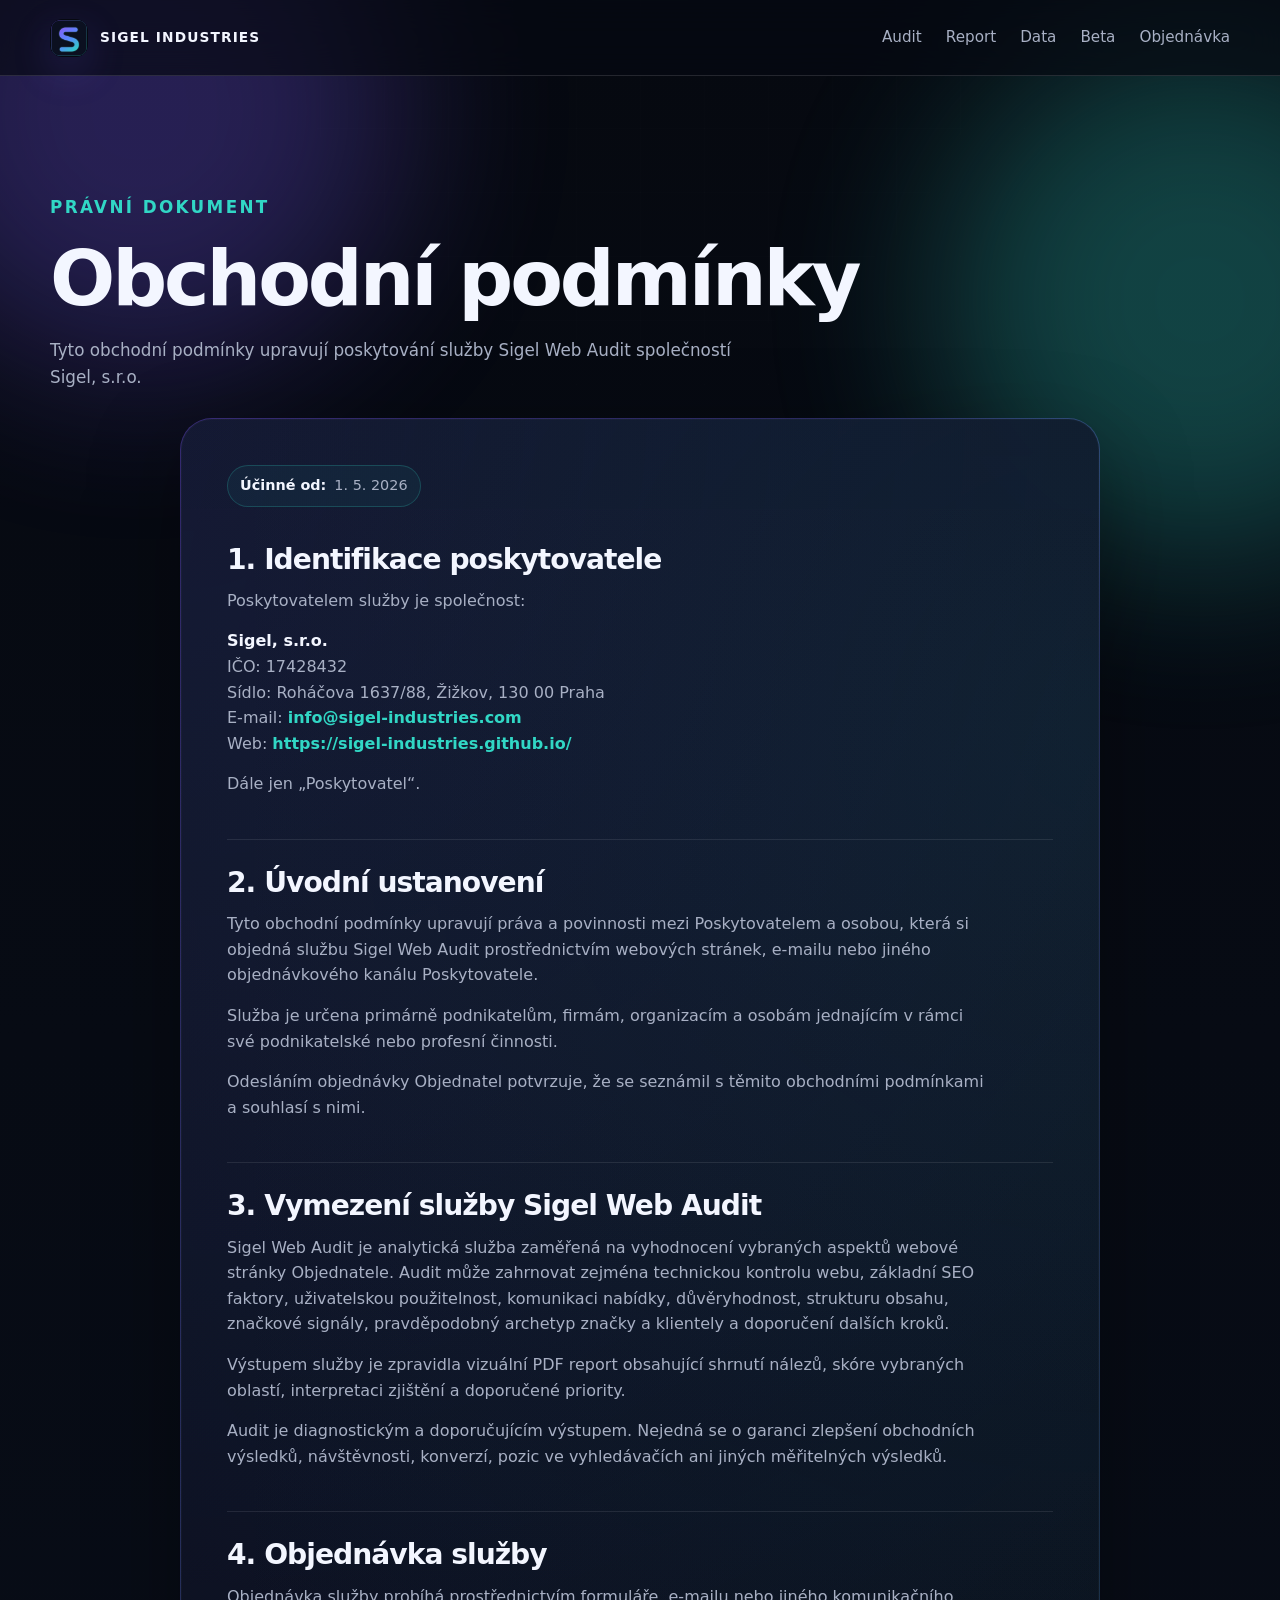
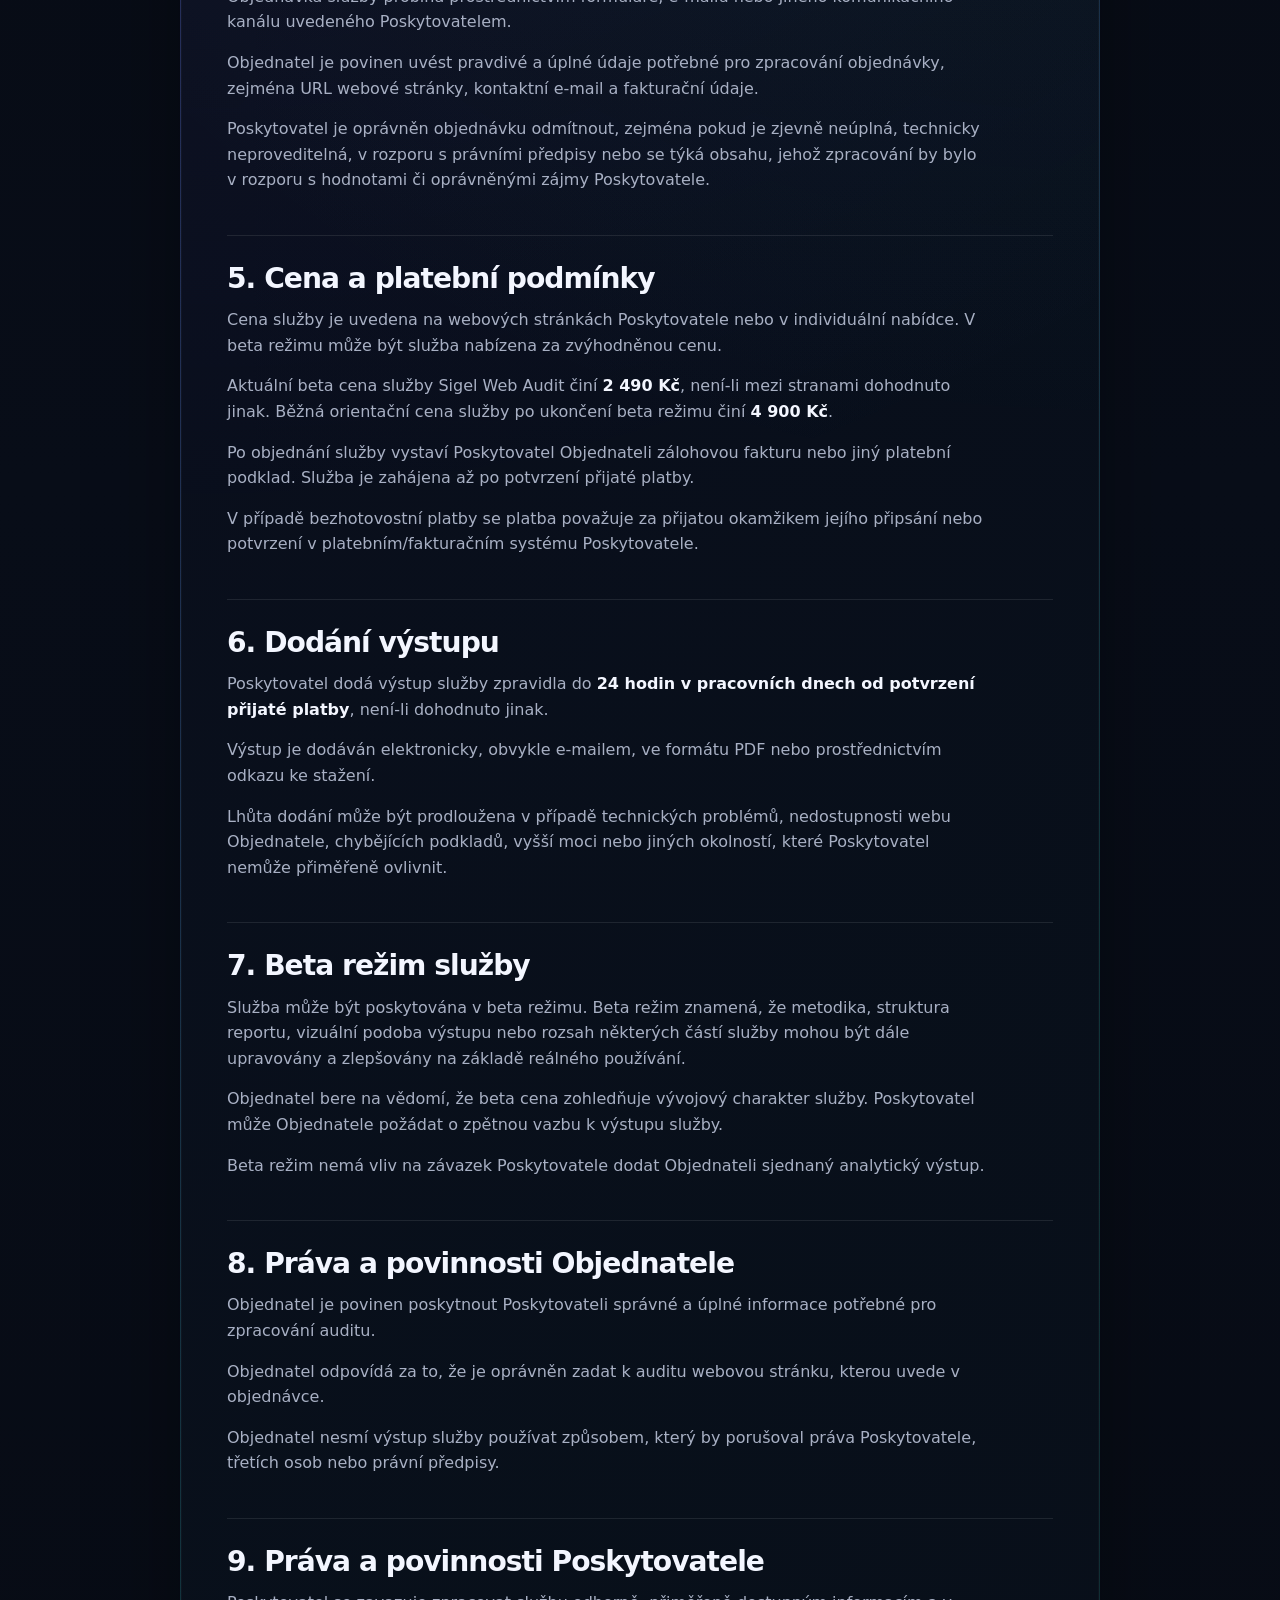
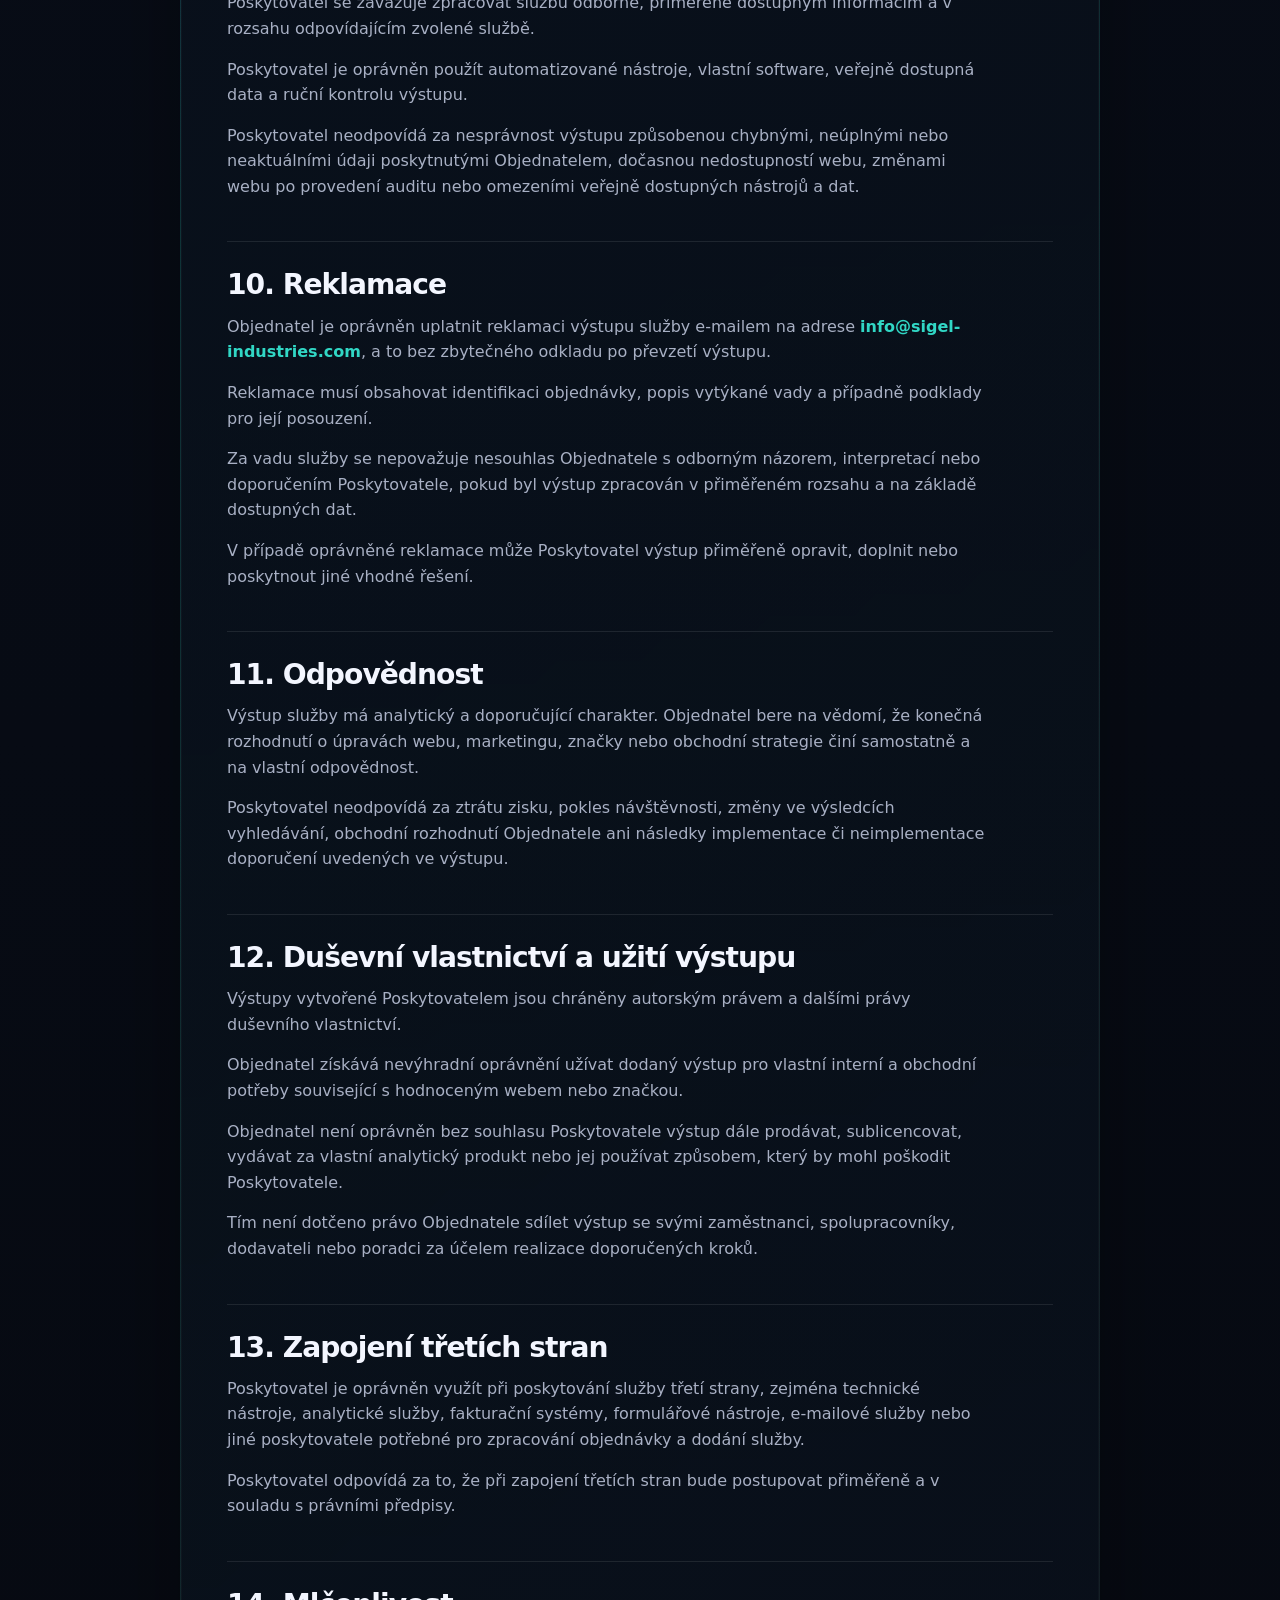
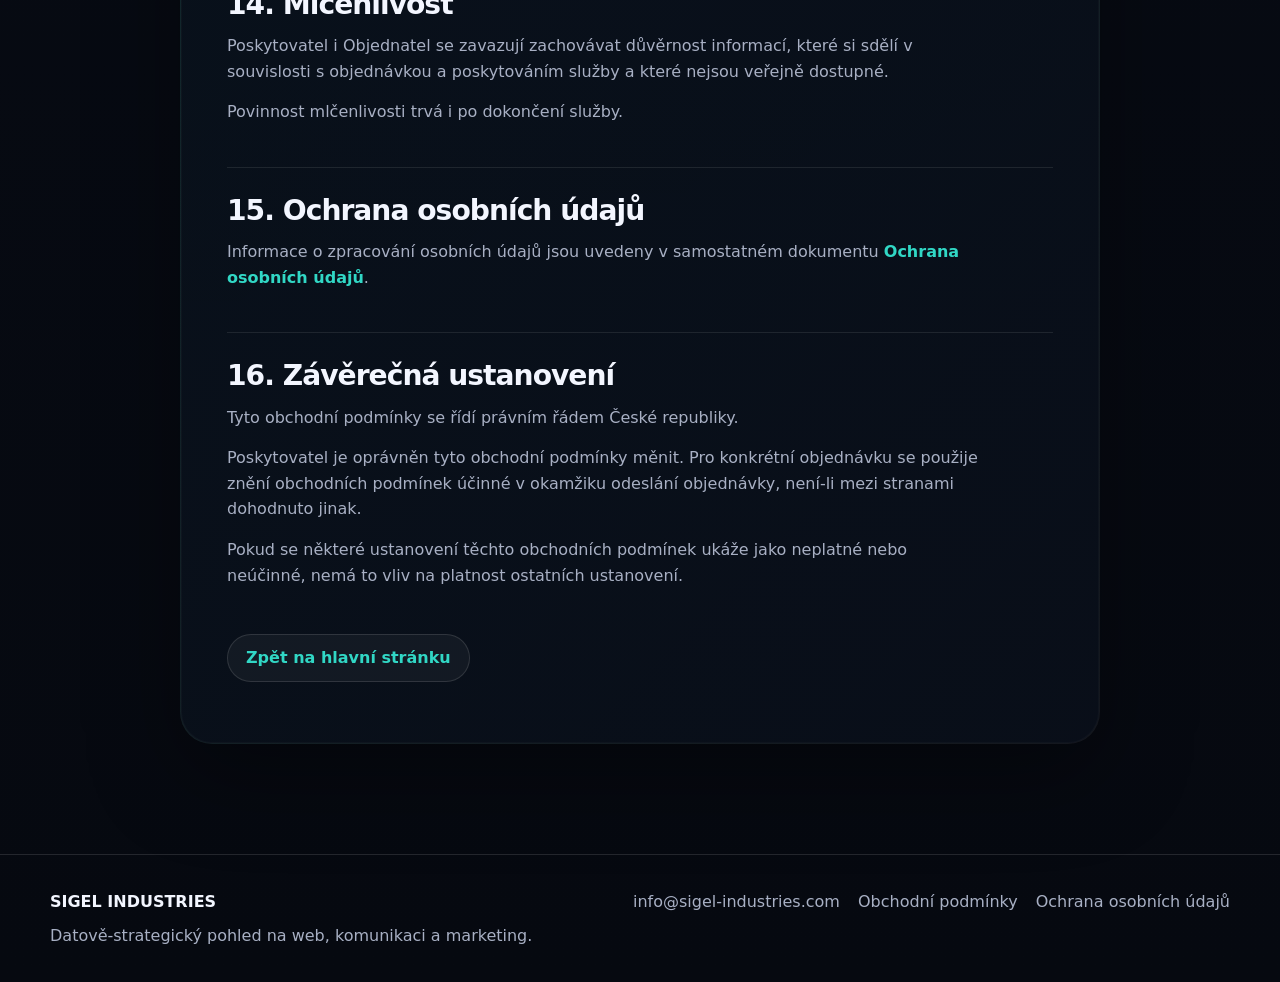
<file: obchodni-podminky.html>
<!doctype html>
<html lang="cs">
<head>
  <!-- Google tag (gtag.js) -->
<script async src="https://www.googletagmanager.com/gtag/js?id=G-QZW7S98DC1"></script>
<script>
  window.dataLayer = window.dataLayer || [];
  function gtag(){dataLayer.push(arguments);}
  gtag('js', new Date());

  gtag('config', 'G-QZW7S98DC1');
</script>
  <meta charset="utf-8" />
  <meta name="viewport" content="width=device-width, initial-scale=1" />

  <title>Obchodní podmínky | SIGEL INDUSTRIES</title>
  <meta name="description" content="Obchodní podmínky služby Sigel Web Audit poskytované společností Sigel, s.r.o." />
  <meta name="robots" content="index, follow" />
  <link rel="canonical" href="https://sigel-industries.github.io/obchodni-podminky.html" />

  <link rel="icon" href="favicon.ico" sizes="any">
  <link rel="icon" type="image/png" sizes="32x32" href="favicon-32.png">
  <link rel="icon" type="image/png" sizes="16x16" href="favicon-16.png">
  <link rel="apple-touch-icon" href="apple-touch-icon.png">

  <link rel="stylesheet" href="style.css" />
</head>

<body>
  <div class="page-grid" aria-hidden="true"></div>
  <div class="page-glow page-glow-a" aria-hidden="true"></div>
  <div class="page-glow page-glow-b" aria-hidden="true"></div>

  <header class="site-header">
    <div class="container header-inner">
      <a href="index.html#top" class="brand" aria-label="SIGEL INDUSTRIES">
        <span class="brand-mark">
          <img src="sigel-mark-256.png" alt="" class="brand-logo" aria-hidden="true">
        </span>
        <span class="brand-text">SIGEL INDUSTRIES</span>
      </a>

      <nav class="nav" aria-label="Hlavní navigace">
        <a href="index.html#audit">Audit</a>
        <a href="index.html#report">Report</a>
        <a href="index.html#data">Data</a>
        <a href="index.html#beta">Beta</a>
        <a href="index.html#order">Objednávka</a>
      </nav>
    </div>
  </header>

  <main>
    <section class="section legal-page">
      <div class="container">
        <div class="section-heading reveal">
          <p class="eyebrow">Právní dokument</p>
          <h1>Obchodní podmínky</h1>
          <p>
            Tyto obchodní podmínky upravují poskytování služby Sigel Web Audit
            společností Sigel, s.r.o.
          </p>
        </div>

        <article class="legal-content reveal">
          <p><strong>Účinné od:</strong> 1. 5. 2026</p>

          <h2>1. Identifikace poskytovatele</h2>
          <p>
            Poskytovatelem služby je společnost:
          </p>
          <p>
            <strong>Sigel, s.r.o.</strong><br>
            IČO: 17428432<br>
            Sídlo: Roháčova 1637/88, Žižkov, 130 00 Praha<br>
            E-mail: <a href="mailto:info@sigel-industries.com">info@sigel-industries.com</a><br>
            Web: <a href="https://sigel-industries.github.io/">https://sigel-industries.github.io/</a>
          </p>
          <p>
            Dále jen „Poskytovatel“.
          </p>

          <h2>2. Úvodní ustanovení</h2>
          <p>
            Tyto obchodní podmínky upravují práva a povinnosti mezi Poskytovatelem
            a osobou, která si objedná službu Sigel Web Audit prostřednictvím webových
            stránek, e-mailu nebo jiného objednávkového kanálu Poskytovatele.
          </p>
          <p>
            Služba je určena primárně podnikatelům, firmám, organizacím a osobám
            jednajícím v rámci své podnikatelské nebo profesní činnosti.
          </p>
          <p>
            Odesláním objednávky Objednatel potvrzuje, že se seznámil s těmito
            obchodními podmínkami a souhlasí s nimi.
          </p>

          <h2>3. Vymezení služby Sigel Web Audit</h2>
          <p>
            Sigel Web Audit je analytická služba zaměřená na vyhodnocení vybraných
            aspektů webové stránky Objednatele. Audit může zahrnovat zejména technickou
            kontrolu webu, základní SEO faktory, uživatelskou použitelnost, komunikaci
            nabídky, důvěryhodnost, strukturu obsahu, značkové signály, pravděpodobný
            archetyp značky a klientely a doporučení dalších kroků.
          </p>
          <p>
            Výstupem služby je zpravidla vizuální PDF report obsahující shrnutí nálezů,
            skóre vybraných oblastí, interpretaci zjištění a doporučené priority.
          </p>
          <p>
            Audit je diagnostickým a doporučujícím výstupem. Nejedná se o garanci
            zlepšení obchodních výsledků, návštěvnosti, konverzí, pozic ve vyhledávačích
            ani jiných měřitelných výsledků.
          </p>

          <h2>4. Objednávka služby</h2>
          <p>
            Objednávka služby probíhá prostřednictvím formuláře, e-mailu nebo jiného
            komunikačního kanálu uvedeného Poskytovatelem.
          </p>
          <p>
            Objednatel je povinen uvést pravdivé a úplné údaje potřebné pro zpracování
            objednávky, zejména URL webové stránky, kontaktní e-mail a fakturační údaje.
          </p>
          <p>
            Poskytovatel je oprávněn objednávku odmítnout, zejména pokud je zjevně
            neúplná, technicky neproveditelná, v rozporu s právními předpisy nebo se
            týká obsahu, jehož zpracování by bylo v rozporu s hodnotami či oprávněnými
            zájmy Poskytovatele.
          </p>

          <h2>5. Cena a platební podmínky</h2>
          <p>
            Cena služby je uvedena na webových stránkách Poskytovatele nebo v individuální
            nabídce. V beta režimu může být služba nabízena za zvýhodněnou cenu.
          </p>
          <p>
            Aktuální beta cena služby Sigel Web Audit činí <strong>2 490 Kč</strong>,
            není-li mezi stranami dohodnuto jinak. Běžná orientační cena služby po ukončení
            beta režimu činí <strong>4 900 Kč</strong>.
          </p>
          <p>
            Po objednání služby vystaví Poskytovatel Objednateli zálohovou fakturu nebo
            jiný platební podklad. Služba je zahájena až po potvrzení přijaté platby.
          </p>
          <p>
            V případě bezhotovostní platby se platba považuje za přijatou okamžikem
            jejího připsání nebo potvrzení v platebním/fakturačním systému Poskytovatele.
          </p>

          <h2>6. Dodání výstupu</h2>
          <p>
            Poskytovatel dodá výstup služby zpravidla do <strong>24 hodin v pracovních dnech
            od potvrzení přijaté platby</strong>, není-li dohodnuto jinak.
          </p>
          <p>
            Výstup je dodáván elektronicky, obvykle e-mailem, ve formátu PDF nebo
            prostřednictvím odkazu ke stažení.
          </p>
          <p>
            Lhůta dodání může být prodloužena v případě technických problémů, nedostupnosti
            webu Objednatele, chybějících podkladů, vyšší moci nebo jiných okolností,
            které Poskytovatel nemůže přiměřeně ovlivnit.
          </p>

          <h2>7. Beta režim služby</h2>
          <p>
            Služba může být poskytována v beta režimu. Beta režim znamená, že metodika,
            struktura reportu, vizuální podoba výstupu nebo rozsah některých částí služby
            mohou být dále upravovány a zlepšovány na základě reálného používání.
          </p>
          <p>
            Objednatel bere na vědomí, že beta cena zohledňuje vývojový charakter služby.
            Poskytovatel může Objednatele požádat o zpětnou vazbu k výstupu služby.
          </p>
          <p>
            Beta režim nemá vliv na závazek Poskytovatele dodat Objednateli sjednaný
            analytický výstup.
          </p>

          <h2>8. Práva a povinnosti Objednatele</h2>
          <p>
            Objednatel je povinen poskytnout Poskytovateli správné a úplné informace
            potřebné pro zpracování auditu.
          </p>
          <p>
            Objednatel odpovídá za to, že je oprávněn zadat k auditu webovou stránku,
            kterou uvede v objednávce.
          </p>
          <p>
            Objednatel nesmí výstup služby používat způsobem, který by porušoval práva
            Poskytovatele, třetích osob nebo právní předpisy.
          </p>

          <h2>9. Práva a povinnosti Poskytovatele</h2>
          <p>
            Poskytovatel se zavazuje zpracovat službu odborně, přiměřeně dostupným
            informacím a v rozsahu odpovídajícím zvolené službě.
          </p>
          <p>
            Poskytovatel je oprávněn použít automatizované nástroje, vlastní software,
            veřejně dostupná data a ruční kontrolu výstupu.
          </p>
          <p>
            Poskytovatel neodpovídá za nesprávnost výstupu způsobenou chybnými,
            neúplnými nebo neaktuálními údaji poskytnutými Objednatelem, dočasnou
            nedostupností webu, změnami webu po provedení auditu nebo omezeními
            veřejně dostupných nástrojů a dat.
          </p>

          <h2>10. Reklamace</h2>
          <p>
            Objednatel je oprávněn uplatnit reklamaci výstupu služby e-mailem na adrese
            <a href="mailto:info@sigel-industries.com">info@sigel-industries.com</a>, a to bez zbytečného
            odkladu po převzetí výstupu.
          </p>
          <p>
            Reklamace musí obsahovat identifikaci objednávky, popis vytýkané vady
            a případně podklady pro její posouzení.
          </p>
          <p>
            Za vadu služby se nepovažuje nesouhlas Objednatele s odborným názorem,
            interpretací nebo doporučením Poskytovatele, pokud byl výstup zpracován
            v přiměřeném rozsahu a na základě dostupných dat.
          </p>
          <p>
            V případě oprávněné reklamace může Poskytovatel výstup přiměřeně opravit,
            doplnit nebo poskytnout jiné vhodné řešení.
          </p>

          <h2>11. Odpovědnost</h2>
          <p>
            Výstup služby má analytický a doporučující charakter. Objednatel bere na vědomí,
            že konečná rozhodnutí o úpravách webu, marketingu, značky nebo obchodní
            strategie činí samostatně a na vlastní odpovědnost.
          </p>
          <p>
            Poskytovatel neodpovídá za ztrátu zisku, pokles návštěvnosti, změny ve výsledcích
            vyhledávání, obchodní rozhodnutí Objednatele ani následky implementace či
            neimplementace doporučení uvedených ve výstupu.
          </p>

          <h2>12. Duševní vlastnictví a užití výstupu</h2>
          <p>
            Výstupy vytvořené Poskytovatelem jsou chráněny autorským právem a dalšími
            právy duševního vlastnictví.
          </p>
          <p>
            Objednatel získává nevýhradní oprávnění užívat dodaný výstup pro vlastní
            interní a obchodní potřeby související s hodnoceným webem nebo značkou.
          </p>
          <p>
            Objednatel není oprávněn bez souhlasu Poskytovatele výstup dále prodávat,
            sublicencovat, vydávat za vlastní analytický produkt nebo jej používat způsobem,
            který by mohl poškodit Poskytovatele.
          </p>
          <p>
            Tím není dotčeno právo Objednatele sdílet výstup se svými zaměstnanci,
            spolupracovníky, dodavateli nebo poradci za účelem realizace doporučených
            kroků.
          </p>

          <h2>13. Zapojení třetích stran</h2>
          <p>
            Poskytovatel je oprávněn využít při poskytování služby třetí strany, zejména
            technické nástroje, analytické služby, fakturační systémy, formulářové nástroje,
            e-mailové služby nebo jiné poskytovatele potřebné pro zpracování objednávky
            a dodání služby.
          </p>
          <p>
            Poskytovatel odpovídá za to, že při zapojení třetích stran bude postupovat
            přiměřeně a v souladu s právními předpisy.
          </p>

          <h2>14. Mlčenlivost</h2>
          <p>
            Poskytovatel i Objednatel se zavazují zachovávat důvěrnost informací, které
            si sdělí v souvislosti s objednávkou a poskytováním služby a které nejsou
            veřejně dostupné.
          </p>
          <p>
            Povinnost mlčenlivosti trvá i po dokončení služby.
          </p>

          <h2>15. Ochrana osobních údajů</h2>
          <p>
            Informace o zpracování osobních údajů jsou uvedeny v samostatném dokumentu
            <a href="ochrana-osobnich-udaju.html">Ochrana osobních údajů</a>.
          </p>

          <h2>16. Závěrečná ustanovení</h2>
          <p>
            Tyto obchodní podmínky se řídí právním řádem České republiky.
          </p>
          <p>
            Poskytovatel je oprávněn tyto obchodní podmínky měnit. Pro konkrétní objednávku
            se použije znění obchodních podmínek účinné v okamžiku odeslání objednávky,
            není-li mezi stranami dohodnuto jinak.
          </p>
          <p>
            Pokud se některé ustanovení těchto obchodních podmínek ukáže jako neplatné
            nebo neúčinné, nemá to vliv na platnost ostatních ustanovení.
          </p>

          <p class="legal-backlink">
            <a href="index.html">Zpět na hlavní stránku</a>
          </p>
        </article>
      </div>
    </section>
  </main>

  <footer class="site-footer">
    <div class="container footer-inner">
      <div>
        <strong>SIGEL INDUSTRIES</strong>
        <p>Datově-strategický pohled na web, komunikaci a marketing.</p>
      </div>

      <div class="footer-links">
        <a href="mailto:info@sigel-industries.com">info@sigel-industries.com</a>
        <a href="obchodni-podminky.html">Obchodní podmínky</a>
        <a href="ochrana-osobnich-udaju.html">Ochrana osobních údajů</a>
      </div>
    </div>
  </footer>

  <script src="script.js"></script>
</body>
</html>
</file>
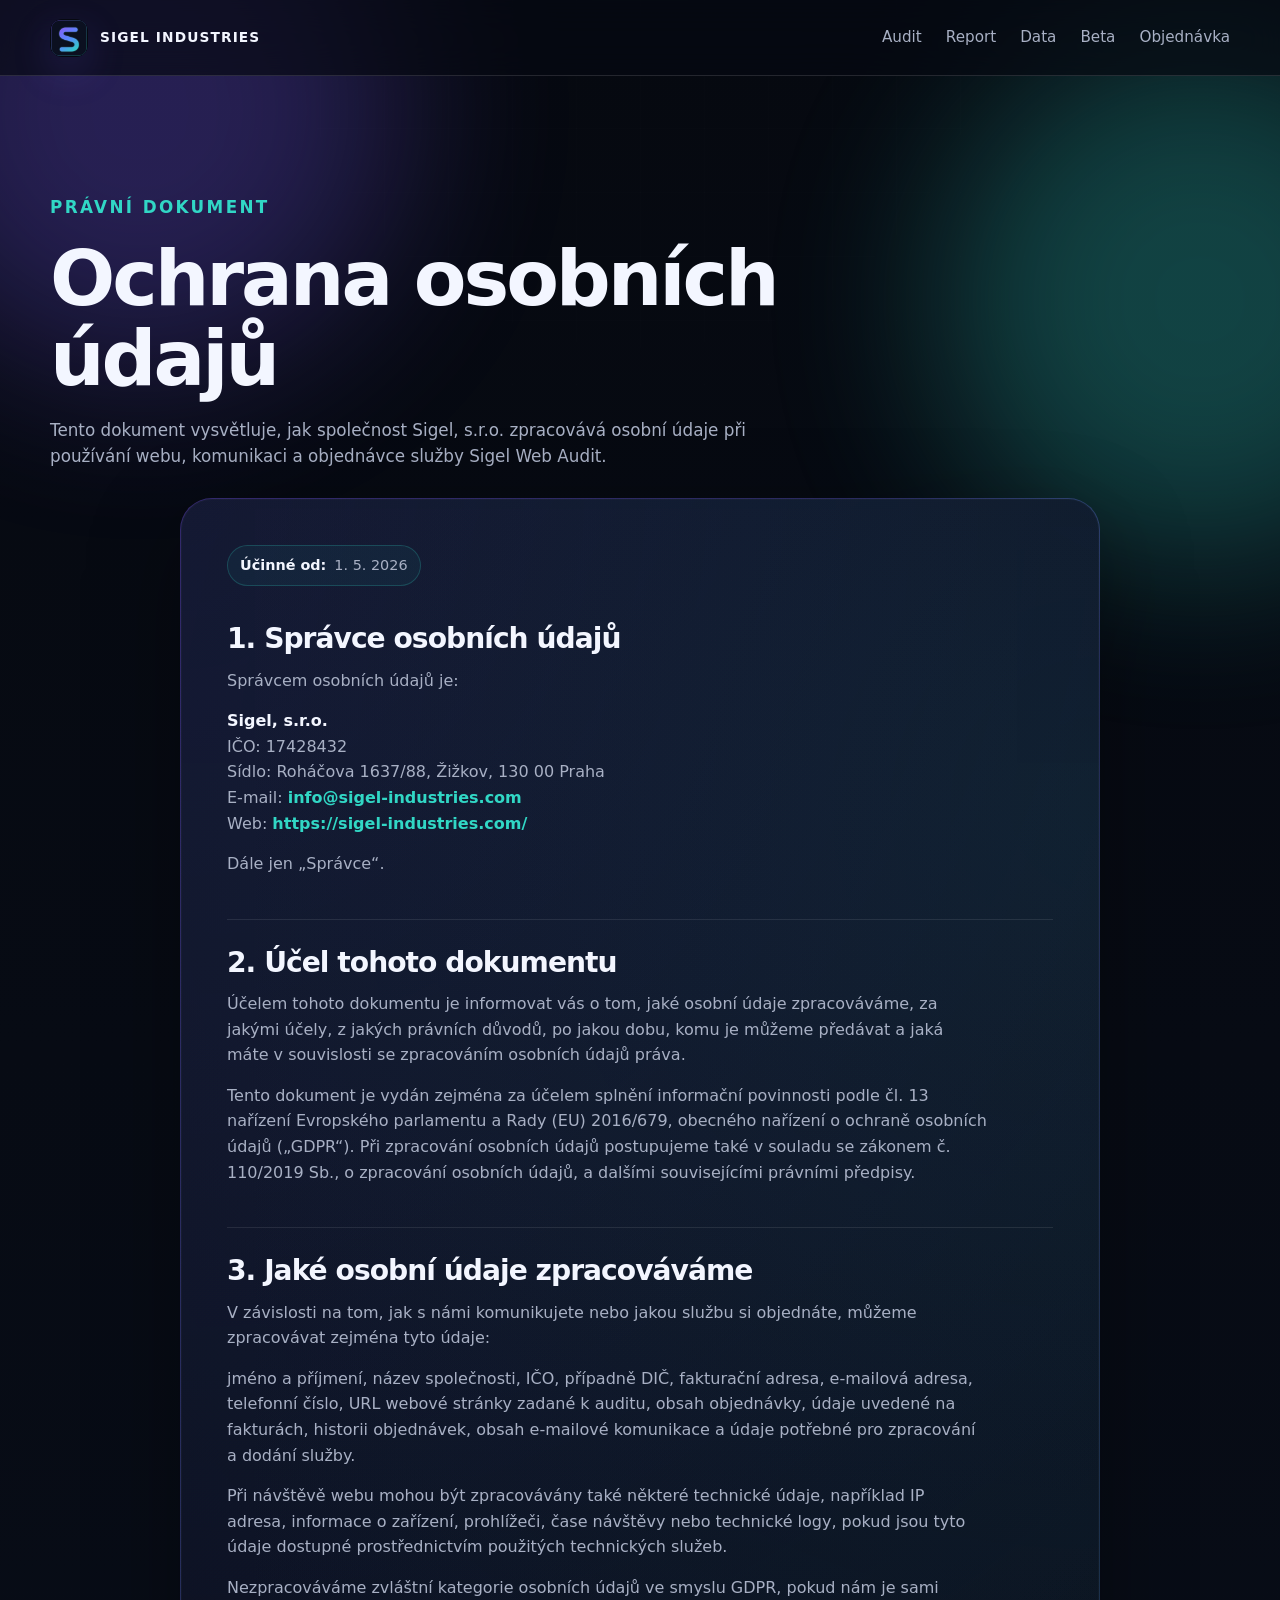
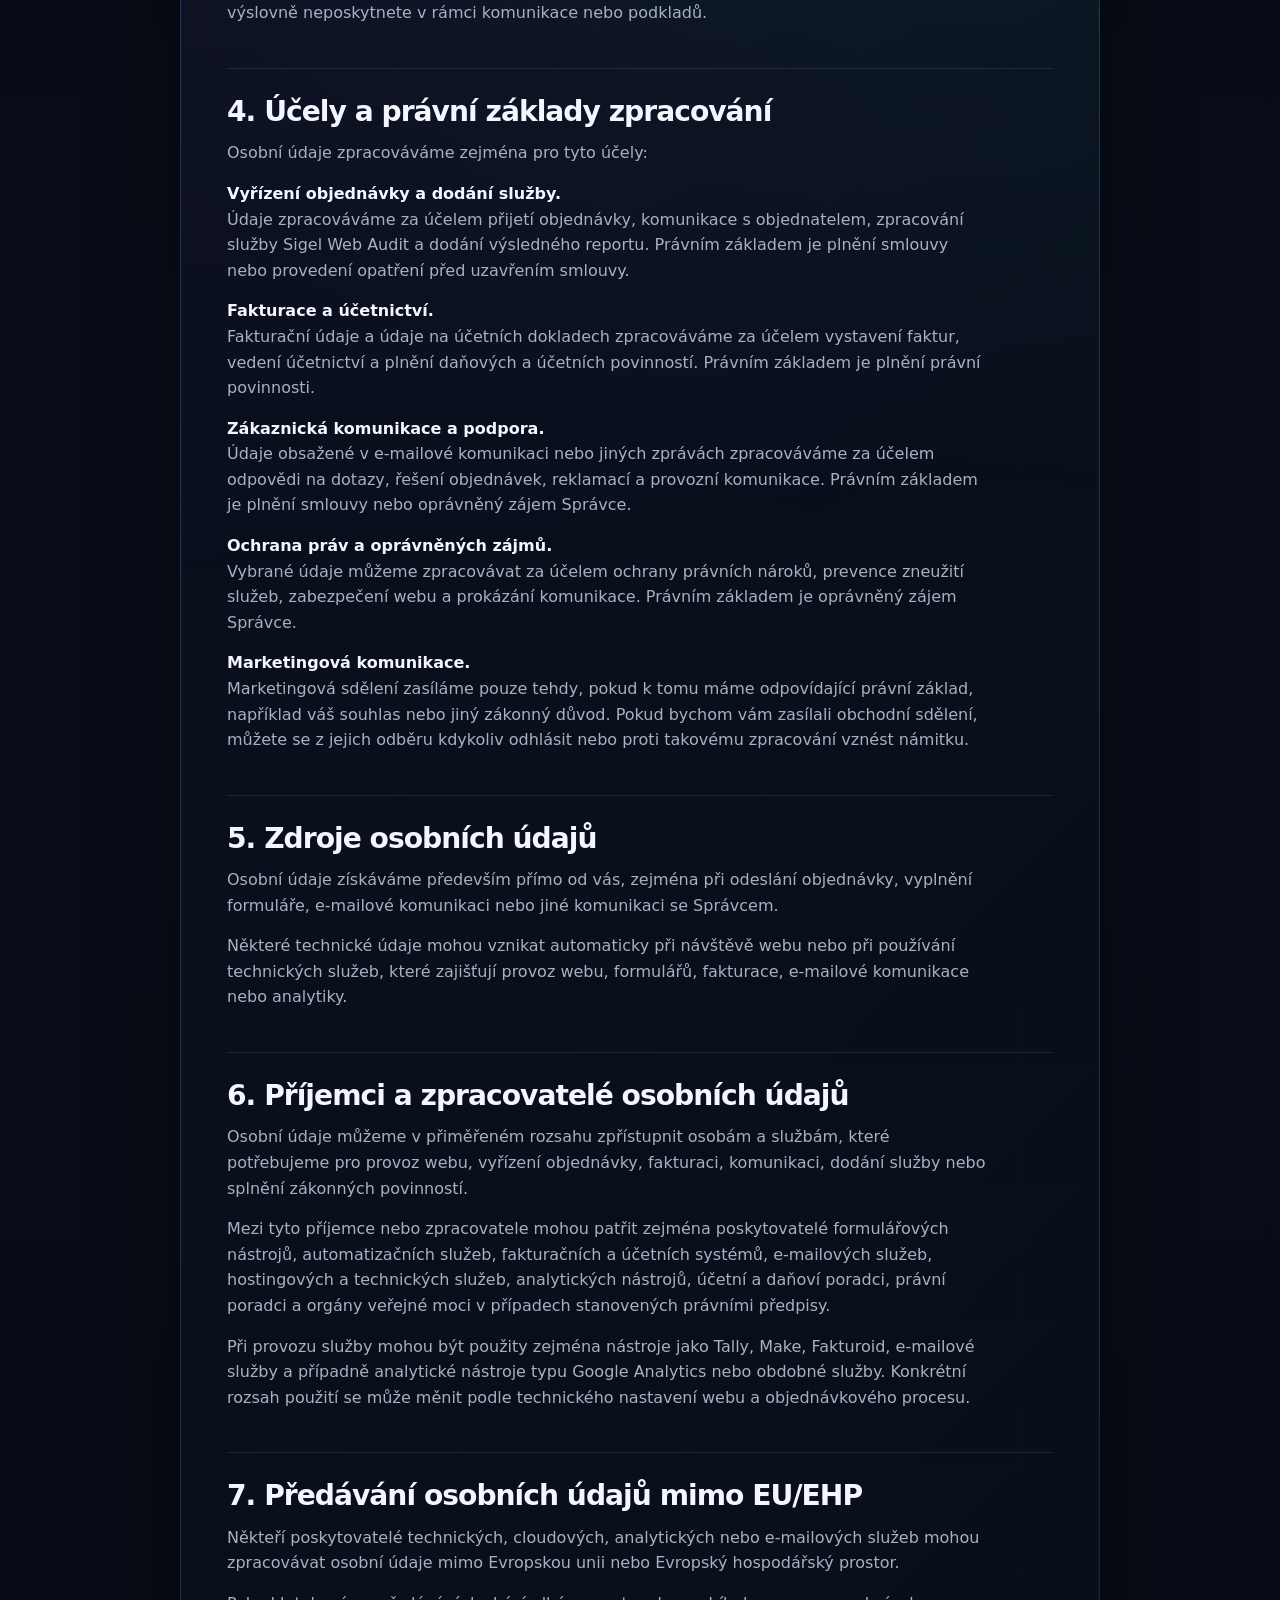
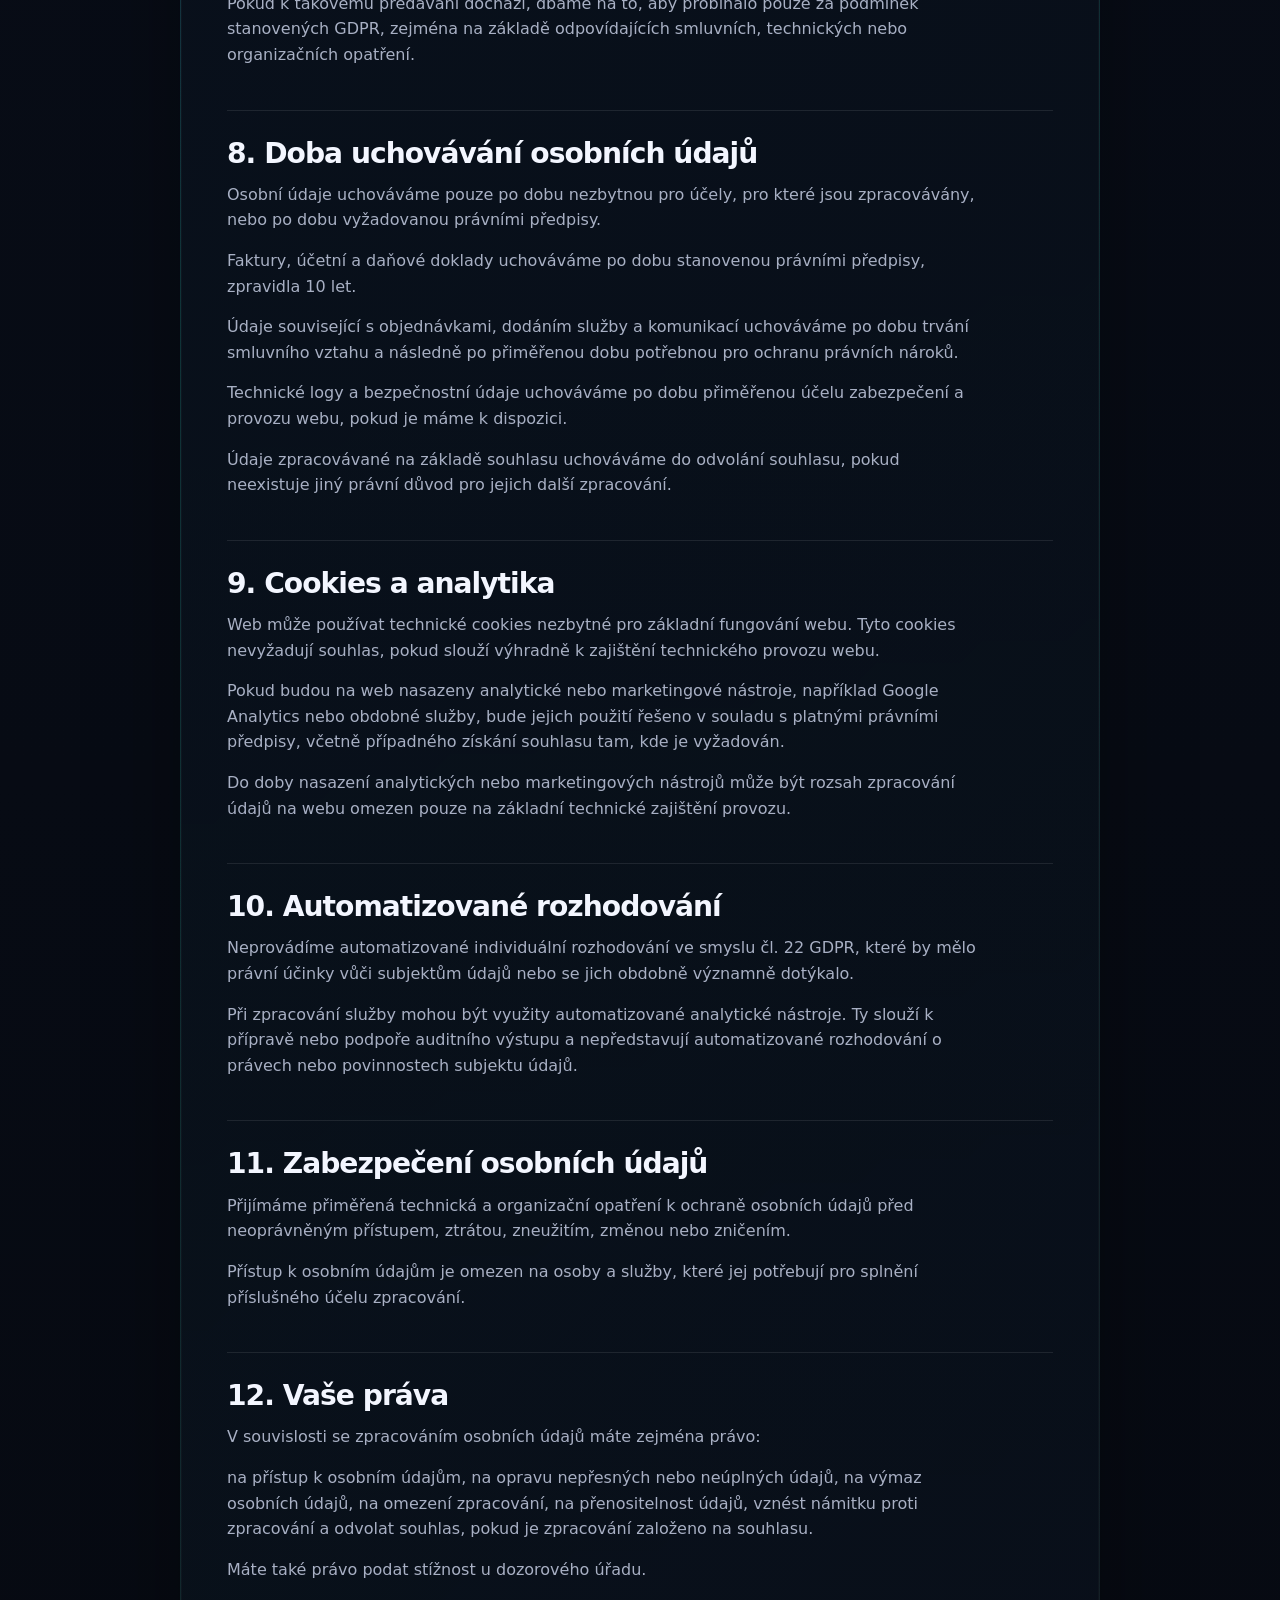
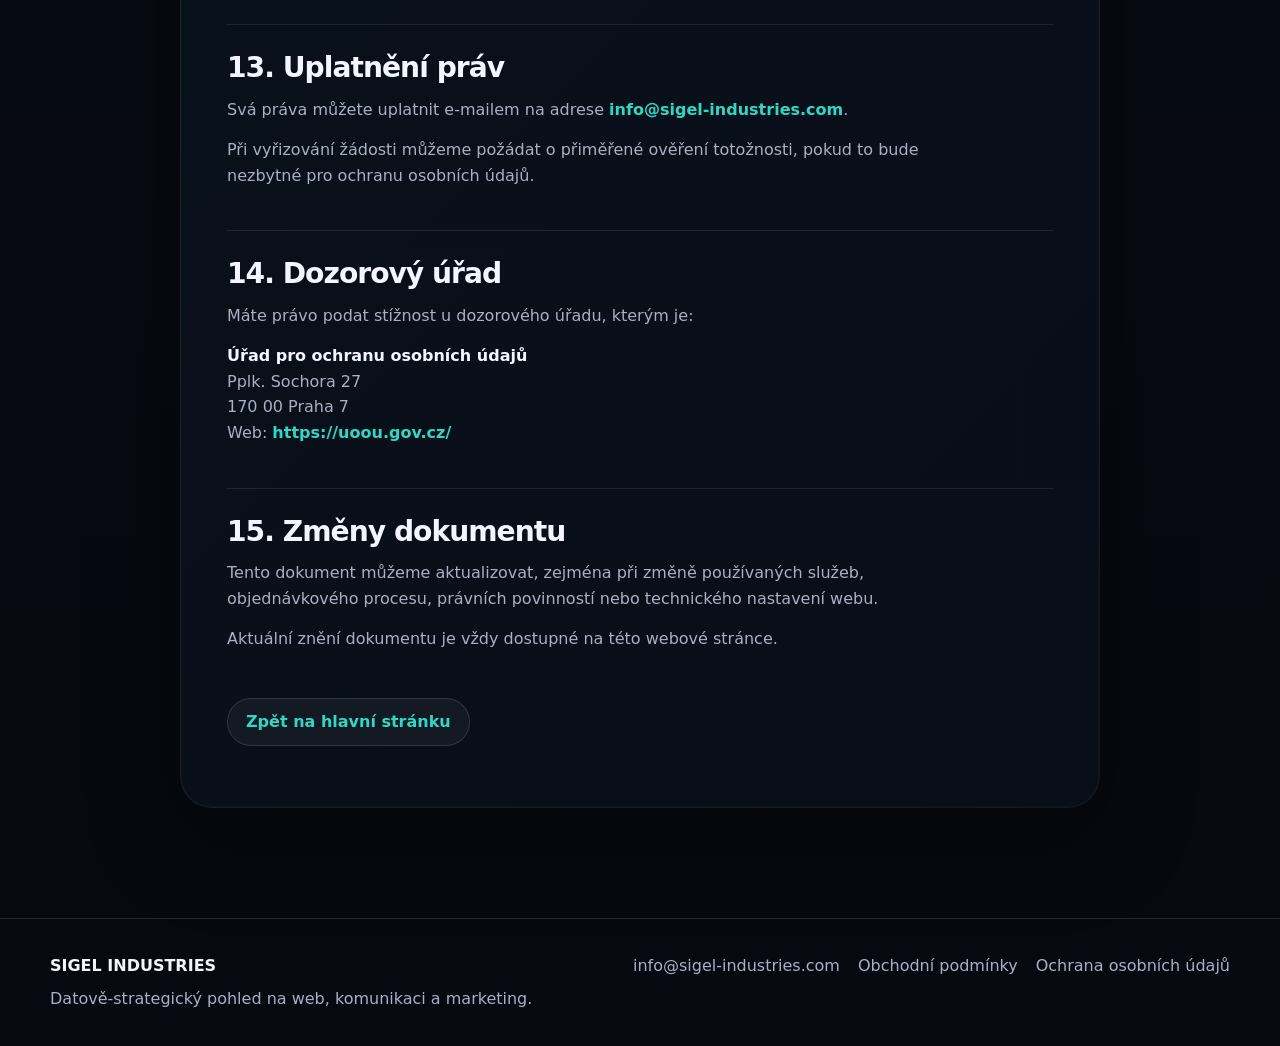
<file: ochrana-osobnich-udaju.html>
<!doctype html>
<html lang="cs">
<head>
  <!-- Google tag (gtag.js) -->
<script async src="https://www.googletagmanager.com/gtag/js?id=G-QZW7S98DC1"></script>
<script>
  window.dataLayer = window.dataLayer || [];
  function gtag(){dataLayer.push(arguments);}
  gtag('js', new Date());

  gtag('config', 'G-QZW7S98DC1');
</script>
  <meta charset="utf-8" />
  <meta name="viewport" content="width=device-width, initial-scale=1" />

  <title>Ochrana osobních údajů | SIGEL INDUSTRIES</title>
  <meta name="description" content="Informace o ochraně a zpracování osobních údajů při používání webu a objednávce služby Sigel Web Audit." />
  <meta name="robots" content="index, follow" />
  <link rel="canonical" href="https://sigel-industries.com/ochrana-osobnich-udaju.html" />

  <link rel="icon" href="favicon.ico" sizes="any">
  <link rel="icon" type="image/png" sizes="32x32" href="favicon-32.png">
  <link rel="icon" type="image/png" sizes="16x16" href="favicon-16.png">
  <link rel="apple-touch-icon" href="apple-touch-icon.png">

  <link rel="stylesheet" href="style.css" />
</head>

<body>
  <div class="page-grid" aria-hidden="true"></div>
  <div class="page-glow page-glow-a" aria-hidden="true"></div>
  <div class="page-glow page-glow-b" aria-hidden="true"></div>

  <header class="site-header">
    <div class="container header-inner">
      <a href="index.html#top" class="brand" aria-label="SIGEL INDUSTRIES">
        <span class="brand-mark">
          <img src="sigel-mark-256.png" alt="" class="brand-logo" aria-hidden="true">
        </span>
        <span class="brand-text">SIGEL INDUSTRIES</span>
      </a>

      <nav class="nav" aria-label="Hlavní navigace">
        <a href="index.html#audit">Audit</a>
        <a href="index.html#report">Report</a>
        <a href="index.html#data">Data</a>
        <a href="index.html#beta">Beta</a>
        <a href="index.html#order">Objednávka</a>
      </nav>
    </div>
  </header>

  <main>
    <section class="section legal-page">
      <div class="container">
        <div class="section-heading reveal">
          <p class="eyebrow">Právní dokument</p>
          <h1>Ochrana osobních údajů</h1>
          <p>
            Tento dokument vysvětluje, jak společnost Sigel, s.r.o. zpracovává osobní údaje
            při používání webu, komunikaci a objednávce služby Sigel Web Audit.
          </p>
        </div>

        <article class="legal-content reveal">
          <p><strong>Účinné od:</strong> 1. 5. 2026</p>

          <h2>1. Správce osobních údajů</h2>
          <p>
            Správcem osobních údajů je:
          </p>
          <p>
            <strong>Sigel, s.r.o.</strong><br>
            IČO: 17428432<br>
            Sídlo: Roháčova 1637/88, Žižkov, 130 00 Praha<br>
            E-mail: <a href="info@sigel-industries.com">info@sigel-industries.com</a><br>
            Web: <a href="https://sigel-industries.com/">https://sigel-industries.com/</a>
          </p>
          <p>
            Dále jen „Správce“.
          </p>

          <h2>2. Účel tohoto dokumentu</h2>
          <p>
            Účelem tohoto dokumentu je informovat vás o tom, jaké osobní údaje zpracováváme,
            za jakými účely, z jakých právních důvodů, po jakou dobu, komu je můžeme předávat
            a jaká máte v souvislosti se zpracováním osobních údajů práva.
          </p>
          <p>
            Tento dokument je vydán zejména za účelem splnění informační povinnosti podle
            čl. 13 nařízení Evropského parlamentu a Rady (EU) 2016/679, obecného nařízení
            o ochraně osobních údajů („GDPR“). Při zpracování osobních údajů postupujeme
            také v souladu se zákonem č. 110/2019 Sb., o zpracování osobních údajů, a dalšími
            souvisejícími právními předpisy.
          </p>

          <h2>3. Jaké osobní údaje zpracováváme</h2>
          <p>
            V závislosti na tom, jak s námi komunikujete nebo jakou službu si objednáte,
            můžeme zpracovávat zejména tyto údaje:
          </p>
          <p>
            jméno a příjmení, název společnosti, IČO, případně DIČ, fakturační adresa,
            e-mailová adresa, telefonní číslo, URL webové stránky zadané k auditu, obsah
            objednávky, údaje uvedené na fakturách, historii objednávek, obsah e-mailové
            komunikace a údaje potřebné pro zpracování a dodání služby.
          </p>
          <p>
            Při návštěvě webu mohou být zpracovávány také některé technické údaje, například
            IP adresa, informace o zařízení, prohlížeči, čase návštěvy nebo technické logy,
            pokud jsou tyto údaje dostupné prostřednictvím použitých technických služeb.
          </p>
          <p>
            Nezpracováváme zvláštní kategorie osobních údajů ve smyslu GDPR, pokud nám je
            sami výslovně neposkytnete v rámci komunikace nebo podkladů.
          </p>

          <h2>4. Účely a právní základy zpracování</h2>
          <p>
            Osobní údaje zpracováváme zejména pro tyto účely:
          </p>

          <p>
            <strong>Vyřízení objednávky a dodání služby.</strong><br>
            Údaje zpracováváme za účelem přijetí objednávky, komunikace s objednatelem,
            zpracování služby Sigel Web Audit a dodání výsledného reportu. Právním základem
            je plnění smlouvy nebo provedení opatření před uzavřením smlouvy.
          </p>

          <p>
            <strong>Fakturace a účetnictví.</strong><br>
            Fakturační údaje a údaje na účetních dokladech zpracováváme za účelem vystavení
            faktur, vedení účetnictví a plnění daňových a účetních povinností. Právním základem
            je plnění právní povinnosti.
          </p>

          <p>
            <strong>Zákaznická komunikace a podpora.</strong><br>
            Údaje obsažené v e-mailové komunikaci nebo jiných zprávách zpracováváme za účelem
            odpovědi na dotazy, řešení objednávek, reklamací a provozní komunikace. Právním
            základem je plnění smlouvy nebo oprávněný zájem Správce.
          </p>

          <p>
            <strong>Ochrana práv a oprávněných zájmů.</strong><br>
            Vybrané údaje můžeme zpracovávat za účelem ochrany právních nároků, prevence
            zneužití služeb, zabezpečení webu a prokázání komunikace. Právním základem je
            oprávněný zájem Správce.
          </p>

          <p>
            <strong>Marketingová komunikace.</strong><br>
            Marketingová sdělení zasíláme pouze tehdy, pokud k tomu máme odpovídající právní
            základ, například váš souhlas nebo jiný zákonný důvod. Pokud bychom vám zasílali
            obchodní sdělení, můžete se z jejich odběru kdykoliv odhlásit nebo proti takovému
            zpracování vznést námitku.
          </p>

          <h2>5. Zdroje osobních údajů</h2>
          <p>
            Osobní údaje získáváme především přímo od vás, zejména při odeslání objednávky,
            vyplnění formuláře, e-mailové komunikaci nebo jiné komunikaci se Správcem.
          </p>
          <p>
            Některé technické údaje mohou vznikat automaticky při návštěvě webu nebo při
            používání technických služeb, které zajišťují provoz webu, formulářů, fakturace,
            e-mailové komunikace nebo analytiky.
          </p>

          <h2>6. Příjemci a zpracovatelé osobních údajů</h2>
          <p>
            Osobní údaje můžeme v přiměřeném rozsahu zpřístupnit osobám a službám, které
            potřebujeme pro provoz webu, vyřízení objednávky, fakturaci, komunikaci, dodání
            služby nebo splnění zákonných povinností.
          </p>
          <p>
            Mezi tyto příjemce nebo zpracovatele mohou patřit zejména poskytovatelé
            formulářových nástrojů, automatizačních služeb, fakturačních a účetních systémů,
            e-mailových služeb, hostingových a technických služeb, analytických nástrojů,
            účetní a daňoví poradci, právní poradci a orgány veřejné moci v případech
            stanovených právními předpisy.
          </p>
          <p>
            Při provozu služby mohou být použity zejména nástroje jako Tally, Make, Fakturoid,
            e-mailové služby a případně analytické nástroje typu Google Analytics nebo obdobné
            služby. Konkrétní rozsah použití se může měnit podle technického nastavení webu
            a objednávkového procesu.
          </p>

          <h2>7. Předávání osobních údajů mimo EU/EHP</h2>
          <p>
            Někteří poskytovatelé technických, cloudových, analytických nebo e-mailových služeb
            mohou zpracovávat osobní údaje mimo Evropskou unii nebo Evropský hospodářský
            prostor.
          </p>
          <p>
            Pokud k takovému předávání dochází, dbáme na to, aby probíhalo pouze za podmínek
            stanovených GDPR, zejména na základě odpovídajících smluvních, technických nebo
            organizačních opatření.
          </p>

          <h2>8. Doba uchovávání osobních údajů</h2>
          <p>
            Osobní údaje uchováváme pouze po dobu nezbytnou pro účely, pro které jsou
            zpracovávány, nebo po dobu vyžadovanou právními předpisy.
          </p>
          <p>
            Faktury, účetní a daňové doklady uchováváme po dobu stanovenou právními
            předpisy, zpravidla 10 let.
          </p>
          <p>
            Údaje související s objednávkami, dodáním služby a komunikací uchováváme po dobu
            trvání smluvního vztahu a následně po přiměřenou dobu potřebnou pro ochranu
            právních nároků.
          </p>
          <p>
            Technické logy a bezpečnostní údaje uchováváme po dobu přiměřenou účelu
            zabezpečení a provozu webu, pokud je máme k dispozici.
          </p>
          <p>
            Údaje zpracovávané na základě souhlasu uchováváme do odvolání souhlasu, pokud
            neexistuje jiný právní důvod pro jejich další zpracování.
          </p>

          <h2>9. Cookies a analytika</h2>
          <p>
            Web může používat technické cookies nezbytné pro základní fungování webu.
            Tyto cookies nevyžadují souhlas, pokud slouží výhradně k zajištění technického
            provozu webu.
          </p>
          <p>
            Pokud budou na web nasazeny analytické nebo marketingové nástroje, například
            Google Analytics nebo obdobné služby, bude jejich použití řešeno v souladu
            s platnými právními předpisy, včetně případného získání souhlasu tam, kde je
            vyžadován.
          </p>
          <p>
            Do doby nasazení analytických nebo marketingových nástrojů může být rozsah
            zpracování údajů na webu omezen pouze na základní technické zajištění provozu.
          </p>

          <h2>10. Automatizované rozhodování</h2>
          <p>
            Neprovádíme automatizované individuální rozhodování ve smyslu čl. 22 GDPR,
            které by mělo právní účinky vůči subjektům údajů nebo se jich obdobně významně
            dotýkalo.
          </p>
          <p>
            Při zpracování služby mohou být využity automatizované analytické nástroje.
            Ty slouží k přípravě nebo podpoře auditního výstupu a nepředstavují automatizované
            rozhodování o právech nebo povinnostech subjektu údajů.
          </p>

          <h2>11. Zabezpečení osobních údajů</h2>
          <p>
            Přijímáme přiměřená technická a organizační opatření k ochraně osobních údajů
            před neoprávněným přístupem, ztrátou, zneužitím, změnou nebo zničením.
          </p>
          <p>
            Přístup k osobním údajům je omezen na osoby a služby, které jej potřebují
            pro splnění příslušného účelu zpracování.
          </p>

          <h2>12. Vaše práva</h2>
          <p>
            V souvislosti se zpracováním osobních údajů máte zejména právo:
          </p>
          <p>
            na přístup k osobním údajům, na opravu nepřesných nebo neúplných údajů,
            na výmaz osobních údajů, na omezení zpracování, na přenositelnost údajů,
            vznést námitku proti zpracování a odvolat souhlas, pokud je zpracování založeno
            na souhlasu.
          </p>
          <p>
            Máte také právo podat stížnost u dozorového úřadu.
          </p>

          <h2>13. Uplatnění práv</h2>
          <p>
            Svá práva můžete uplatnit e-mailem na adrese
            <a href="mailto:info@sigel-industries.com">info@sigel-industries.com</a>.
          </p>
          <p>
            Při vyřizování žádosti můžeme požádat o přiměřené ověření totožnosti,
            pokud to bude nezbytné pro ochranu osobních údajů.
          </p>

          <h2>14. Dozorový úřad</h2>
          <p>
            Máte právo podat stížnost u dozorového úřadu, kterým je:
          </p>
          <p>
            <strong>Úřad pro ochranu osobních údajů</strong><br>
            Pplk. Sochora 27<br>
            170 00 Praha 7<br>
            Web: <a href="https://uoou.gov.cz/">https://uoou.gov.cz/</a>
          </p>

          <h2>15. Změny dokumentu</h2>
          <p>
            Tento dokument můžeme aktualizovat, zejména při změně používaných služeb,
            objednávkového procesu, právních povinností nebo technického nastavení webu.
          </p>
          <p>
            Aktuální znění dokumentu je vždy dostupné na této webové stránce.
          </p>

          <p class="legal-backlink">
            <a href="index.html">Zpět na hlavní stránku</a>
          </p>
        </article>
      </div>
    </section>
  </main>

  <footer class="site-footer">
    <div class="container footer-inner">
      <div>
        <strong>SIGEL INDUSTRIES</strong>
        <p>Datově-strategický pohled na web, komunikaci a marketing.</p>
      </div>

      <div class="footer-links">
        <a href="mailto:info@sigel-industries.com">info@sigel-industries.com</a>
        <a href="obchodni-podminky.html">Obchodní podmínky</a>
        <a href="ochrana-osobnich-udaju.html">Ochrana osobních údajů</a>
      </div>
    </div>
  </footer>

  <script src="script.js"></script>
</body>
</html>
</file>
<file: style.css>
:root {
  --bg: #060910;
  --bg-soft: #0d1220;
  --bg-soft-2: #121933;
  --panel: rgba(255, 255, 255, 0.06);
  --panel-strong: rgba(255, 255, 255, 0.09);
  --text: #f3f6ff;
  --muted: #a8b0c4;
  --muted-2: #727b92;
  --line: rgba(255, 255, 255, 0.12);
  --accent: #7c5cff;
  --accent-2: #31d7c5;
  --accent-3: #96a7ff;
  --radius: 24px;
  --shadow: 0 30px 90px rgba(0, 0, 0, 0.35);
  --max: 1180px;
  --header-h: 76px;
}

* {
  box-sizing: border-box;
}

html {
  scroll-behavior: smooth;
  overflow-x: hidden;
}

body {
  margin: 0;
  font-family:
    Inter, ui-sans-serif, system-ui, -apple-system, BlinkMacSystemFont,
    "Segoe UI", sans-serif;
  background:
    linear-gradient(180deg, #060910 0%, #080d18 36%, #060910 100%);
  color: var(--text);
  line-height: 1.6;
  overflow-x: hidden;
}

.page-grid {
  position: fixed;
  inset: 0;
  pointer-events: none;
  z-index: -3;
  background-image:
    linear-gradient(rgba(255,255,255,0.03) 1px, transparent 1px),
    linear-gradient(90deg, rgba(255,255,255,0.03) 1px, transparent 1px);
  background-size: 64px 64px;
  mask-image: radial-gradient(circle at 50% 0%, black, transparent 72%);
  opacity: 0.42;
}

.page-glow {
  position: fixed;
  pointer-events: none;
  z-index: -4;
  width: 520px;
  height: 520px;
  border-radius: 999px;
  filter: blur(90px);
  opacity: 0.28;
}

.page-glow-a {
  top: -150px;
  left: -120px;
  background: #7c5cff;
}

.page-glow-b {
  top: 40px;
  right: -180px;
  background: #31d7c5;
}

a {
  color: inherit;
  text-decoration: none;
}

p {
  color: var(--muted);
  margin: 0;
}

h1,
h2,
h3 {
  margin: 0;
  line-height: 1.04;
  letter-spacing: -0.04em;
}

h1 {
  font-size: clamp(3rem, 6.5vw, 5.8rem);
}

h2 {
  font-size: clamp(2rem, 4.4vw, 4rem);
}

h3 {
  font-size: 1.2rem;
}

img,
svg,
iframe {
  max-width: 100%;
  height: auto;
}

.container {
  width: min(var(--max), calc(100% - 40px));
  margin: 0 auto;
}

.section {
  padding: 96px 0;
}

.eyebrow {
  display: inline-flex;
  color: var(--accent-2);
  font-size: 0.82rem;
  text-transform: uppercase;
  letter-spacing: 0.14em;
  font-weight: 700;
  margin-bottom: 18px;
}

.reveal {
  opacity: 0;
  transform: translateY(22px);
  transition:
    opacity 0.75s ease,
    transform 0.75s ease;
}

.reveal.is-visible {
  opacity: 1;
  transform: translateY(0);
}

.site-header {
  position: sticky;
  top: 0;
  z-index: 100;
  height: var(--header-h);
  backdrop-filter: blur(18px);
  background: rgba(7, 10, 18, 0.68);
  border-bottom: 1px solid var(--line);
  transition: background 0.24s ease, box-shadow 0.24s ease;
}

.site-header.is-scrolled {
  background: rgba(7, 10, 18, 0.92);
  box-shadow: 0 18px 50px rgba(0, 0, 0, 0.28);
}

.header-inner {
  height: 100%;
  display: flex;
  justify-content: space-between;
  align-items: center;
}

.brand {
  display: inline-flex;
  align-items: center;
  gap: 12px;
  font-weight: 700;
}

.brand-mark {
  width: 38px;
  height: 38px;
  border-radius: 12px;
  display: grid;
  place-items: center;
  background: transparent;
  border: none;
  overflow: hidden;
  box-shadow: 0 14px 40px rgba(124, 92, 255, 0.18);
}

.brand-logo {
  width: 38px;
  height: 38px;
  display: block;
  object-fit: cover;
  border-radius: 12px;
}

.brand-text {
  letter-spacing: 0.08em;
  text-transform: uppercase;
  font-size: 0.86rem;
  font-weight: 800;
}

.nav {
  display: flex;
  gap: 24px;
}

.nav a {
  position: relative;
  color: var(--muted);
  font-size: 0.95rem;
  transition: color 0.2s ease;
  padding: 4px 0;
}

.nav a::after {
  content: "";
  position: absolute;
  left: 0;
  bottom: -7px;
  width: 100%;
  height: 2px;
  background: linear-gradient(90deg, var(--accent), var(--accent-2));
  transform: scaleX(0);
  transform-origin: left;
  transition: transform 0.22s ease;
}

.nav a:hover,
.nav a.active {
  color: var(--text);
}

.nav a:hover::after,
.nav a.active::after {
  transform: scaleX(1);
}

.hero {
  min-height: calc(100vh - var(--header-h));
  display: flex;
  align-items: center;
  padding-top: 72px;
}

.hero-grid {
  display: grid;
  grid-template-columns: 1.02fr 0.98fr;
  gap: 58px;
  align-items: center;
}

.hero-text {
  max-width: 680px;
  font-size: 1.15rem;
  margin-top: 22px;
}

.hero-actions,
.section-actions {
  display: flex;
  gap: 14px;
  flex-wrap: wrap;
  margin-top: 32px;
}

.hero-meta {
  display: flex;
  flex-wrap: wrap;
  gap: 10px;
  margin-top: 26px;
}

.hero-meta span {
  color: var(--muted);
  border: 1px solid var(--line);
  border-radius: 999px;
  padding: 8px 12px;
  font-size: 0.88rem;
  background: rgba(255, 255, 255, 0.035);
}

.btn {
  position: relative;
  overflow: hidden;
  display: inline-flex;
  align-items: center;
  justify-content: center;
  min-height: 52px;
  padding: 0 22px;
  border-radius: 999px;
  font-weight: 750;
  transition:
    transform 0.2s ease,
    border-color 0.2s ease,
    background 0.2s ease,
    box-shadow 0.2s ease;
  will-change: transform;
}

.btn:hover {
  transform: translateY(-2px);
}

.btn-primary {
  background: linear-gradient(135deg, var(--accent), var(--accent-2));
  background-size: 180% 180%;
  color: white;
  box-shadow: 0 20px 50px rgba(124, 92, 255, 0.28);
  animation: gradientDrift 8s ease infinite;
}

.btn-secondary {
  border: 1px solid var(--line);
  background: rgba(255, 255, 255, 0.04);
  color: var(--text);
}

.btn-shine::before {
  content: "";
  position: absolute;
  top: 0;
  left: -120%;
  width: 90%;
  height: 100%;
  background: linear-gradient(90deg, transparent, rgba(255,255,255,0.28), transparent);
  transform: skewX(-18deg);
  transition: left 0.6s ease;
}

.btn-shine:hover::before {
  left: 130%;
}

.full {
  width: 100%;
}

@keyframes gradientDrift {
  0%, 100% {
    background-position: 0% 50%;
  }

  50% {
    background-position: 100% 50%;
  }
}

.interactive-card {
  position: relative;
  overflow: hidden;
  isolation: isolate;
  --x: 50%;
  --y: 50%;
}

.interactive-card::before {
  content: "";
  position: absolute;
  inset: 0;
  background:
    radial-gradient(
      320px circle at var(--x) var(--y),
      rgba(49, 215, 197, 0.11),
      transparent 45%
    );
  opacity: 0;
  transition: opacity 0.22s ease;
  z-index: 0;
  pointer-events: none;
}

.interactive-card:hover::before {
  opacity: 1;
}

.interactive-card > * {
  position: relative;
  z-index: 1;
}

.tilt-card {
  transform-style: preserve-3d;
  transition:
    transform 0.16s ease,
    box-shadow 0.2s ease,
    border-color 0.2s ease;
}

.tilt-card:hover {
  box-shadow: 0 26px 70px rgba(0, 0, 0, 0.32);
}

.audit-snapshot,
.pdf-callout,
.benchmark-box,
.price-card,
.form-placeholder {
  border: 1px solid transparent;
  background:
    linear-gradient(180deg, rgba(8, 13, 24, 0.96), rgba(8, 13, 24, 0.82)) padding-box,
    linear-gradient(135deg, rgba(124, 92, 255, 0.45), rgba(49, 215, 197, 0.22), rgba(255, 255, 255, 0.08)) border-box;
}

.audit-snapshot {
  position: relative;
  border-radius: 32px;
  padding: 26px;
  box-shadow: var(--shadow);
}

.audit-snapshot::after {
  content: "";
  position: absolute;
  inset: 0;
  z-index: 2;
  pointer-events: none;
  border-radius: inherit;
  background:
    linear-gradient(
      180deg,
      transparent 0%,
      rgba(49, 215, 197, 0.07) 46%,
      rgba(49, 215, 197, 0.16) 50%,
      rgba(49, 215, 197, 0.07) 54%,
      transparent 100%
    );
  transform: translateY(-120%);
  animation: scanSweep 5.5s ease-in-out infinite;
  opacity: 0.75;
}

@keyframes scanSweep {
  0%, 24% {
    transform: translateY(-120%);
  }

  46%, 54% {
    transform: translateY(0%);
  }

  76%, 100% {
    transform: translateY(120%);
  }
}

.snapshot-header {
  display: flex;
  align-items: flex-start;
  justify-content: space-between;
  gap: 18px;
  margin-bottom: 26px;
}

.snapshot-kicker {
  display: block;
  color: var(--accent-2);
  font-size: 0.78rem;
  text-transform: uppercase;
  letter-spacing: 0.14em;
  font-weight: 800;
  margin-bottom: 8px;
}

.snapshot-header h2 {
  font-size: clamp(1.2rem, 2vw, 1.65rem);
  letter-spacing: -0.04em;
}

.snapshot-badge {
  display: inline-flex;
  border: 1px solid rgba(49, 215, 197, 0.35);
  color: var(--accent-2);
  border-radius: 999px;
  padding: 6px 10px;
  font-size: 0.78rem;
  font-weight: 800;
}

.snapshot-score-block {
  display: grid;
  grid-template-columns: 155px 1fr;
  gap: 20px;
  align-items: center;
  padding: 22px;
  border-radius: 24px;
  border: 1px solid var(--line);
  background:
    radial-gradient(circle at 10% 20%, rgba(49, 215, 197, 0.12), transparent 30%),
    rgba(255,255,255,0.04);
  margin-bottom: 22px;
}

.snapshot-score strong {
  display: block;
  font-size: 5.4rem;
  line-height: 0.86;
  letter-spacing: -0.08em;
}

.snapshot-score span {
  display: block;
  color: var(--muted);
  margin-top: 10px;
}

.snapshot-summary p {
  font-size: 1.02rem;
}

.snapshot-metrics {
  display: grid;
  gap: 13px;
  margin-bottom: 22px;
}

.metric-top {
  display: flex;
  justify-content: space-between;
  color: var(--muted);
  font-size: 0.9rem;
  margin-bottom: 8px;
}

.metric-top strong {
  color: var(--text);
}

.metric-bar,
.screen-bar {
  height: 10px;
  border-radius: 999px;
  background: rgba(255,255,255,0.08);
  overflow: hidden;
}

.metric-bar i,
.screen-bar i {
  display: block;
  height: 100%;
  border-radius: inherit;
  background: linear-gradient(90deg, var(--accent), var(--accent-2));
  transform-origin: left;
  animation: metricLoad 1.15s ease both;
}

@keyframes metricLoad {
  from {
    transform: scaleX(0);
    opacity: 0.45;
  }

  to {
    transform: scaleX(1);
    opacity: 1;
  }
}

.snapshot-priorities {
  border: 1px solid var(--line);
  border-radius: 24px;
  padding: 20px;
  background: rgba(255,255,255,0.035);
  margin-bottom: 18px;
}

.priority-title {
  display: flex;
  justify-content: space-between;
  gap: 16px;
  margin-bottom: 16px;
}

.priority-title span {
  color: var(--muted);
}

.priority-title strong {
  color: var(--text);
}

.snapshot-priorities ol {
  list-style: none;
  padding: 0;
  margin: 0;
  display: grid;
  gap: 12px;
}

.snapshot-priorities li {
  display: grid;
  grid-template-columns: 38px 1fr;
  gap: 12px;
  align-items: start;
}

.snapshot-priorities li span {
  display: grid;
  place-items: center;
  width: 34px;
  height: 34px;
  border-radius: 12px;
  background: rgba(49, 215, 197, 0.12);
  color: var(--accent-2);
  font-weight: 850;
  font-size: 0.82rem;
}

.snapshot-priorities li p {
  padding-top: 3px;
}

.snapshot-footer {
  display: flex;
  justify-content: space-between;
  gap: 16px;
  color: var(--muted);
  font-size: 0.9rem;
}

.snapshot-footer a {
  color: var(--accent-2);
  font-weight: 800;
  position: relative;
}

.snapshot-footer a::after,
.footer-links a::after {
  content: "";
  position: absolute;
  left: 0;
  bottom: -3px;
  width: 100%;
  height: 1px;
  background: currentColor;
  transform: scaleX(0);
  transform-origin: left;
  transition: transform 0.22s ease;
}

.snapshot-footer a:hover::after,
.footer-links a:hover::after {
  transform: scaleX(1);
}

.signal-strip {
  padding: 22px 0;
  border-top: 1px solid var(--line);
  border-bottom: 1px solid var(--line);
  background: rgba(255, 255, 255, 0.028);
}

.signal-grid {
  display: grid;
  grid-template-columns: repeat(4, 1fr);
  gap: 14px;
}

.signal-item {
  padding: 18px;
  border: 1px solid var(--line);
  border-radius: 20px;
  background: rgba(255, 255, 255, 0.04);
  transition:
    transform 0.22s ease,
    border-color 0.22s ease,
    background 0.22s ease;
}

.signal-item:hover {
  transform: translateY(-4px);
  border-color: rgba(49, 215, 197, 0.3);
  background: rgba(255,255,255,0.06);
}

.signal-item span {
  display: block;
  font-size: 1.55rem;
  font-weight: 850;
  letter-spacing: -0.05em;
  margin-bottom: 8px;
  background: linear-gradient(135deg, var(--text), var(--accent-2));
  -webkit-background-clip: text;
  color: transparent;
}

.signal-item p {
  font-size: 0.92rem;
}

.problem {
  background: linear-gradient(180deg, transparent, rgba(255,255,255,0.02), transparent);
}

.problem-grid {
  display: grid;
  grid-template-columns: 1fr 360px;
  gap: 30px;
  align-items: start;
}

.problem-copy h2 {
  margin-bottom: 20px;
}

.problem-card {
  padding: 24px;
  border-radius: 24px;
  border: 1px solid var(--line);
  background: rgba(255,255,255,0.04);
}

.card-label {
  display: inline-flex;
  margin-bottom: 16px;
  padding: 6px 10px;
  border-radius: 999px;
  border: 1px solid var(--line);
  color: var(--accent-2);
  font-size: 0.8rem;
}

.problem-card ul {
  margin: 0;
  padding-left: 18px;
  color: var(--muted);
  display: grid;
  gap: 10px;
}

.method {
  padding-top: 72px;
  padding-bottom: 72px;
}

.method-heading {
  max-width: 760px;
  margin-bottom: 32px;
}

.method-heading h2 {
  margin-bottom: 12px;
}

.method-flow {
  display: grid;
  grid-template-columns: 1fr auto 1fr auto 1fr auto 1fr;
  gap: 14px;
  align-items: stretch;
}

.method-step {
  min-height: 210px;
  padding: 24px;
  border: 1px solid var(--line);
  border-radius: 24px;
  background:
    radial-gradient(circle at 20% 10%, rgba(49, 215, 197, 0.08), transparent 30%),
    rgba(255,255,255,0.045);
  transition:
    transform 0.24s ease,
    border-color 0.24s ease,
    background 0.24s ease;
}

.method-step:hover {
  transform: translateY(-5px);
  background:
    radial-gradient(circle at 20% 10%, rgba(49, 215, 197, 0.13), transparent 32%),
    rgba(255,255,255,0.062);
}

.method-step span {
  display: inline-flex;
  color: var(--accent-2);
  font-weight: 850;
  margin-bottom: 28px;
  position: relative;
}

.method-step span::after {
  content: "";
  position: absolute;
  left: 0;
  bottom: -9px;
  width: 22px;
  height: 2px;
  border-radius: 999px;
  background: linear-gradient(90deg, var(--accent), var(--accent-2));
  transition: width 0.22s ease;
}

.method-step:hover span::after {
  width: 44px;
}

.method-step h3 {
  margin-bottom: 12px;
}

.method-arrow {
  display: grid;
  place-items: center;
  color: var(--accent-2);
  font-size: 1.4rem;
  opacity: 0.8;
}

.section-heading {
  max-width: 820px;
  margin-bottom: 42px;
}

.section-heading h2 {
  margin-bottom: 18px;
}

.feature-grid {
  display: grid;
  grid-template-columns: repeat(3, 1fr);
  gap: 18px;
}

.feature-card {
  min-height: 240px;
  padding: 26px;
  border-radius: 24px;
  border: 1px solid var(--line);
  background: rgba(255,255,255,0.045);
  transition:
    transform 0.22s ease,
    border-color 0.22s ease,
    background 0.22s ease;
}

.feature-card:hover,
.audit-snapshot:hover,
.report-main:hover,
.report-side-card:hover,
.method-step:hover,
.signal-item:hover,
.price-card:hover,
.form-placeholder:hover {
  border-color: rgba(49, 215, 197, 0.38);
}

.feature-card:hover {
  transform: translateY(-5px);
  background: rgba(255,255,255,0.07);
}

.feature-card h3 {
  margin-bottom: 12px;
}

.icon-box {
  width: 50px;
  height: 50px;
  border-radius: 16px;
  display: grid;
  place-items: center;
  margin-bottom: 22px;
  background:
    radial-gradient(circle at 30% 20%, rgba(49, 215, 197, 0.42), transparent 38%),
    linear-gradient(135deg, rgba(124, 92, 255, 0.25), rgba(255, 255, 255, 0.06));
  border: 1px solid rgba(255, 255, 255, 0.15);
}

.icon-box svg {
  width: 24px;
  height: 24px;
  fill: none;
  stroke: var(--text);
  stroke-width: 1.8;
  stroke-linecap: round;
  stroke-linejoin: round;
}

.report-grid {
  display: grid;
  grid-template-columns: 1.25fr 1fr 1fr;
  gap: 18px;
}

.report-main,
.report-side-card {
  border-radius: 24px;
  border: 1px solid var(--line);
  background:
    linear-gradient(180deg, rgba(255,255,255,0.075), rgba(255,255,255,0.035));
  padding: 24px;
  box-shadow: 0 24px 80px rgba(0, 0, 0, 0.2);
  transition:
    transform 0.22s ease,
    border-color 0.22s ease,
    background 0.22s ease;
}

.report-main:hover,
.report-side-card:hover {
  transform: translateY(-5px);
}

.report-main {
  grid-row: span 2;
  min-height: 610px;
  display: flex;
  flex-direction: column;
  justify-content: space-between;
}

.report-screen {
  min-height: 370px;
  padding: 20px;
  border-radius: 22px;
  border: 1px solid rgba(255,255,255,0.14);
  background:
    linear-gradient(180deg, rgba(255,255,255,0.11), rgba(255,255,255,0.04)),
    rgba(9, 13, 24, 0.6);
}

.screen-top {
  display: flex;
  gap: 8px;
  margin-bottom: 24px;
}

.screen-top span {
  width: 10px;
  height: 10px;
  border-radius: 999px;
  background: rgba(255,255,255,0.22);
}

.screen-header-line {
  height: 12px;
  border-radius: 999px;
  background: rgba(255,255,255,0.16);
  margin-bottom: 10px;
}

.screen-header-line.large {
  width: 58%;
}

.screen-header-line.medium {
  width: 38%;
  margin-bottom: 26px;
}

.screen-main-row {
  display: grid;
  grid-template-columns: 150px 1fr;
  gap: 18px;
}

.screen-big-number {
  font-size: 5.6rem;
  font-weight: 900;
  line-height: 1;
  letter-spacing: -0.08em;
}

.screen-bars {
  display: grid;
  gap: 12px;
  align-content: start;
}

.screen-mini-grid {
  display: grid;
  grid-template-columns: repeat(3, 1fr);
  gap: 12px;
  margin-top: 24px;
}

.screen-mini-grid div {
  height: 72px;
  border-radius: 18px;
  background: rgba(255,255,255,0.06);
}

.report-copy {
  margin-top: 20px;
}

.preview-label {
  display: inline-flex;
  border: 1px solid var(--line);
  border-radius: 999px;
  padding: 6px 10px;
  color: var(--accent-2);
  font-size: 0.8rem;
  margin-bottom: 16px;
}

.report-copy h3,
.report-side-card h3 {
  margin-bottom: 12px;
}

.report-side-card {
  min-height: 290px;
}

.mini-report-visual {
  height: 112px;
  border-radius: 18px;
  margin-bottom: 20px;
  border: 1px solid rgba(255,255,255,0.12);
  position: relative;
  overflow: hidden;
}

.mini-report-visual::before,
.mini-report-visual::after {
  content: "";
  position: absolute;
  border-radius: 999px;
}

.visual-tech {
  background:
    linear-gradient(90deg, rgba(124,92,255,0.38), transparent),
    repeating-linear-gradient(90deg, rgba(255,255,255,0.1) 0 2px, transparent 2px 22px);
}

.visual-tech::before {
  left: 20px;
  top: 22px;
  width: 48px;
  height: 48px;
  background: rgba(49,215,197,0.45);
}

.visual-comm {
  background:
    linear-gradient(135deg, rgba(49,215,197,0.32), transparent),
    linear-gradient(rgba(255,255,255,0.11) 0 0) 20px 24px / 65% 10px no-repeat,
    linear-gradient(rgba(255,255,255,0.08) 0 0) 20px 50px / 45% 10px no-repeat,
    rgba(255,255,255,0.04);
}

.visual-arch {
  background:
    radial-gradient(circle at 50% 50%, rgba(124,92,255,0.4) 0 18%, transparent 19%),
    radial-gradient(circle at 25% 30%, rgba(49,215,197,0.28) 0 10%, transparent 11%),
    radial-gradient(circle at 75% 68%, rgba(255,255,255,0.18) 0 10%, transparent 11%),
    rgba(255,255,255,0.04);
}

.visual-roadmap {
  background:
    linear-gradient(90deg, transparent 0 18%, rgba(255,255,255,0.16) 18% 20%, transparent 20%),
    linear-gradient(rgba(124,92,255,0.38) 0 0) 28% 28px / 56% 12px no-repeat,
    linear-gradient(rgba(49,215,197,0.34) 0 0) 28% 58px / 42% 12px no-repeat,
    linear-gradient(rgba(255,255,255,0.14) 0 0) 28% 88px / 66% 12px no-repeat,
    rgba(255,255,255,0.04);
}

.pdf-callout {
  margin-top: 26px;
  display: grid;
  grid-template-columns: 1fr auto;
  gap: 20px;
  align-items: center;
  padding: 24px;
  border-radius: 24px;
}

.pdf-callout h3 {
  margin-bottom: 10px;
}

.benchmark-box {
  display: grid;
  grid-template-columns: 1fr 1fr;
  gap: 28px;
  border-radius: 28px;
  padding: 34px;
}

.benchmark-copy h2 {
  margin-bottom: 16px;
}

.benchmark-tags {
  display: flex;
  flex-wrap: wrap;
  gap: 12px;
  align-content: start;
}

.tag {
  display: inline-flex;
  padding: 10px 14px;
  border-radius: 999px;
  border: 1px solid var(--line);
  background: rgba(255,255,255,0.05);
  color: var(--text);
  font-size: 0.9rem;
  transition:
    transform 0.22s ease,
    border-color 0.22s ease,
    background 0.22s ease;
}

.tag:hover {
  transform: translateY(-3px);
  border-color: rgba(49, 215, 197, 0.35);
  background: rgba(49, 215, 197, 0.07);
}

.beta-grid,
.order-box {
  display: grid;
  grid-template-columns: 1fr 380px;
  gap: 28px;
  align-items: stretch;
}

.beta-left {
  padding-right: 10px;
}

.beta-left h2,
.order-copy h2 {
  margin-bottom: 14px;
}

.process-mini {
  display: grid;
  grid-template-columns: repeat(4, 1fr);
  gap: 12px;
  margin-top: 26px;
}

.mini-step {
  padding: 16px;
  border-radius: 18px;
  border: 1px solid var(--line);
  background: rgba(255,255,255,0.04);
  text-align: center;
  transition:
    transform 0.22s ease,
    border-color 0.22s ease;
}

.mini-step:hover {
  transform: translateY(-3px);
  border-color: rgba(49, 215, 197, 0.28);
}

.mini-step span {
  display: inline-grid;
  place-items: center;
  width: 32px;
  height: 32px;
  border-radius: 12px;
  margin-bottom: 10px;
  background: linear-gradient(135deg, var(--accent), var(--accent-2));
  font-weight: 800;
}

.mini-step p {
  font-size: 0.88rem;
}

.price-card,
.form-placeholder {
  padding: 28px;
  border-radius: 24px;
}

.price-label {
  display: block;
  color: var(--muted);
  margin-bottom: 8px;
}

.price-card strong {
  display: block;
  font-size: 3.2rem;
  letter-spacing: -0.06em;
  margin-bottom: 4px;
}

.old-price {
  display: block;
  color: var(--muted-2);
  text-decoration: line-through;
  margin-bottom: 22px;
}

.faq-list {
  display: grid;
  gap: 12px;
  max-width: 920px;
}

details {
  border: 1px solid var(--line);
  border-radius: 18px;
  padding: 20px 22px;
  background: rgba(255,255,255,0.045);
}

summary {
  cursor: pointer;
  font-weight: 750;
  list-style: none;
}

summary::-webkit-details-marker {
  display: none;
}

details p {
  margin-top: 14px;
}

.form-placeholder h3 {
  margin-bottom: 10px;
}

.form-placeholder .btn {
  margin-top: 22px;
}

.site-footer {
  border-top: 1px solid var(--line);
  padding: 34px 0;
}

.footer-inner {
  display: flex;
  justify-content: space-between;
  gap: 30px;
}

.footer-inner p {
  margin-top: 8px;
}

.footer-links {
  display: flex;
  gap: 18px;
  flex-wrap: wrap;
  color: var(--muted);
}

.footer-links a {
  position: relative;
}

.footer-links a:hover {
  color: var(--text);
}

.mobile-sticky-cta {
  display: none;
}

@media (max-width: 1080px) {
  .hero-grid,
  .problem-grid,
  .benchmark-box,
  .beta-grid,
  .order-box {
    grid-template-columns: 1fr;
  }

  .feature-grid,
  .signal-grid {
    grid-template-columns: repeat(2, 1fr);
  }

  .method-flow {
    grid-template-columns: 1fr;
  }

  .method-arrow {
    transform: rotate(90deg);
    min-height: 18px;
  }

  .report-grid {
    grid-template-columns: 1fr 1fr;
  }

  .report-main {
    grid-column: span 2;
    min-height: 520px;
  }

  .nav {
    display: none;
  }
}

@media (max-width: 760px) {
  body {
    padding-bottom: 82px;
  }

  .container {
    width: min(100% - 28px, var(--max));
  }

  .section {
    padding: 72px 0;
  }

  .hero {
    min-height: auto;
    padding-top: 58px;
  }

  .feature-grid,
  .signal-grid,
  .report-grid,
  .process-mini {
    grid-template-columns: 1fr;
  }

  .report-main {
    grid-column: auto;
    min-height: auto;
  }

  .snapshot-score-block,
  .screen-main-row {
    grid-template-columns: 1fr;
  }

  .snapshot-score strong,
  .screen-big-number {
    font-size: 4.5rem;
  }

  .screen-mini-grid {
    grid-template-columns: 1fr;
  }

  .hero-actions,
  .section-actions {
    flex-direction: column;
  }

  .hero-actions .btn,
  .section-actions .btn {
    width: 100%;
  }

  .pdf-callout {
    grid-template-columns: 1fr;
  }

  .pdf-callout .btn {
    width: 100%;
  }

  .snapshot-footer {
    flex-direction: column;
  }

  .mobile-sticky-cta {
    position: fixed;
    left: 14px;
    right: 14px;
    bottom: 14px;
    z-index: 200;
    min-height: 58px;
    display: flex;
    align-items: center;
    justify-content: space-between;
    gap: 14px;
    padding: 0 18px;
    border-radius: 999px;
    border: 1px solid rgba(49, 215, 197, 0.34);
    background:
      linear-gradient(135deg, rgba(124, 92, 255, 0.92), rgba(49, 215, 197, 0.86));
    box-shadow:
      0 22px 70px rgba(0, 0, 0, 0.46),
      0 0 0 1px rgba(255,255,255,0.08) inset;
    backdrop-filter: blur(18px);
    color: white;
    font-weight: 850;
  }

  .mobile-sticky-cta span {
    font-size: 0.96rem;
  }

  .mobile-sticky-cta strong {
    font-size: 0.92rem;
    opacity: 0.92;
  }

  .audit-snapshot::after {
    animation-duration: 7s;
    opacity: 0.5;
  }

  .footer-inner {
    flex-direction: column;
  }
}

@media (prefers-reduced-motion: reduce) {
  .audit-snapshot::after,
  .btn-primary,
  .metric-bar i,
  .screen-bar i,
  .mobile-sticky-cta {
    animation: none;
  }

  .reveal {
    transition: none;
  }
}

/* Legal pages */

.legal-page {
  padding-top: 118px;
  padding-bottom: 110px;
}

.legal-page .section-heading {
  max-width: 920px;
  margin-bottom: 28px;
}

.legal-page .section-heading h1 {
  font-size: clamp(2.8rem, 6vw, 5rem);
  margin-bottom: 18px;
}

.legal-page .section-heading p {
  max-width: 720px;
  font-size: 1.05rem;
}

.legal-content {
  max-width: 920px;
  margin: 0 auto;
  padding: clamp(24px, 4vw, 46px);
  border: 1px solid transparent;
  border-radius: 32px;
  background:
    linear-gradient(180deg, rgba(8, 13, 24, 0.97), rgba(8, 13, 24, 0.86)) padding-box,
    linear-gradient(135deg, rgba(124, 92, 255, 0.38), rgba(49, 215, 197, 0.2), rgba(255, 255, 255, 0.06)) border-box;
  box-shadow:
    0 30px 90px rgba(0, 0, 0, 0.35),
    0 0 0 1px rgba(255, 255, 255, 0.025) inset;
  position: relative;
  overflow: hidden;
}

.legal-content::before {
  content: "";
  position: absolute;
  inset: 0;
  pointer-events: none;
  background:
    radial-gradient(circle at 0% 0%, rgba(124, 92, 255, 0.11), transparent 34%),
    radial-gradient(circle at 100% 6%, rgba(49, 215, 197, 0.09), transparent 28%);
  opacity: 0.9;
}

.legal-content > * {
  position: relative;
  z-index: 1;
}

.legal-content p:first-child {
  display: inline-flex;
  align-items: center;
  gap: 8px;
  padding: 8px 12px;
  margin-bottom: 28px;
  border-radius: 999px;
  border: 1px solid rgba(49, 215, 197, 0.22);
  background: rgba(49, 215, 197, 0.055);
  color: var(--muted);
  font-size: 0.9rem;
}

.legal-content h2 {
  font-size: clamp(1.28rem, 2.2vw, 1.85rem);
  margin-top: 42px;
  margin-bottom: 14px;
  padding-top: 28px;
  border-top: 1px solid rgba(255, 255, 255, 0.09);
  letter-spacing: -0.035em;
}

.legal-content h2:first-of-type {
  margin-top: 10px;
  padding-top: 0;
  border-top: none;
}

.legal-content p {
  max-width: 760px;
  margin-bottom: 15px;
  color: var(--muted);
  font-size: 1rem;
}

.legal-content strong {
  color: var(--text);
  font-weight: 800;
}

.legal-content a {
  color: var(--accent-2);
  font-weight: 750;
  position: relative;
}

.legal-content a::after {
  content: "";
  position: absolute;
  left: 0;
  bottom: -3px;
  width: 100%;
  height: 1px;
  background: currentColor;
  transform: scaleX(0);
  transform-origin: left;
  transition: transform 0.22s ease;
}

.legal-content a:hover::after {
  transform: scaleX(1);
}

.legal-backlink {
  margin-top: 46px;
}

.legal-backlink a {
  display: inline-flex;
  align-items: center;
  justify-content: center;
  min-height: 48px;
  padding: 0 18px;
  border-radius: 999px;
  border: 1px solid var(--line);
  background: rgba(255, 255, 255, 0.045);
}

.legal-backlink a:hover {
  background: rgba(49, 215, 197, 0.07);
  border-color: rgba(49, 215, 197, 0.32);
}

@media (max-width: 760px) {
  .legal-page {
    padding-top: 82px;
    padding-bottom: 86px;
  }

  .legal-content {
    padding: 22px;
    border-radius: 24px;
  }

  .legal-content h2 {
    margin-top: 34px;
    padding-top: 22px;
  }

  .legal-content p {
    font-size: 0.96rem;
  }

  .legal-content p:first-child {
    display: flex;
    width: fit-content;
    max-width: 100%;
    flex-wrap: wrap;
  }
}

.form-popup-card {
  position: relative;
  overflow: hidden;

  max-width: 760px;
  margin: 0 auto;

  padding: 56px 52px;

  border-radius: 32px;

  background:
    linear-gradient(
      145deg,
      rgba(255,255,255,0.06),
      rgba(255,255,255,0.03)
    );

  border: 1px solid rgba(255,255,255,0.08);

  backdrop-filter: blur(18px);

  text-align: center;

  box-shadow:
    0 12px 40px rgba(0,0,0,0.32),
    inset 0 1px 0 rgba(255,255,255,0.04);
}

.popup-glow {
  position: absolute;
  inset: auto;
  width: 280px;
  height: 280px;
  background: radial-gradient(
    circle,
    rgba(255,140,0,0.18),
    transparent 70%
  );
  top: -100px;
  right: -80px;
  pointer-events: none;
}

.popup-badge {
  display: inline-flex;
  align-items: center;
  gap: 8px;
  padding: 8px 14px;
  border-radius: 999px;
  background: rgba(255,140,0,0.12);
  border: 1px solid rgba(255,140,0,0.25);
  color: #ffb15c;
  font-size: 12px;
  font-weight: 700;
  letter-spacing: 0.08em;
  margin-bottom: 22px;
}

.form-popup-card h3 {
  font-size: clamp(28px, 4vw, 42px);
  line-height: 1.1;
  margin-bottom: 18px;
}

.form-popup-card p {
  max-width: 560px;
  margin: 0 auto;
  color: rgba(255,255,255,0.76);
  line-height: 1.7;
}

.popup-features {
  display: flex;
  justify-content: center;
  flex-wrap: wrap;
  gap: 12px;

  margin: 34px 0 30px;
}

.popup-features span {
  padding: 10px 16px;
  border-radius: 999px;
  background: rgba(255,255,255,0.05);
  border: 1px solid rgba(255,255,255,0.08);
  font-size: 14px;
  color: rgba(255,255,255,0.82);
}

.tally-trigger {
  width: auto;
  min-width: 320px;
}

.popup-note {
  margin-top: 18px;
  font-size: 13px;
  opacity: 0.62;
}

@media (max-width: 768px) {
  .form-popup-card {
    padding: 34px 24px;
  }

  .popup-features {
    flex-direction: column;
    align-items: center;
  }

  .tally-trigger {
    width: 100%;
    min-width: unset;
  }

  .form-popup-card h3 {
    font-size: 30px;
  }
}


/* SIGEL v3 additions: archetypes, agency, engine, services */

.archetype-core {
  padding-top: 92px;
  padding-bottom: 92px;
  background:
    radial-gradient(circle at 15% 0%, rgba(124, 92, 255, 0.12), transparent 32%),
    radial-gradient(circle at 82% 30%, rgba(49, 215, 197, 0.08), transparent 30%),
    linear-gradient(180deg, rgba(255,255,255,0.018), transparent);
}

.core-grid {
  display: grid;
  grid-template-columns: repeat(3, 1fr);
  gap: 18px;
}

.core-card {
  min-height: 280px;
  padding: 28px;
  border-radius: 28px;
  border: 1px solid transparent;
  background:
    linear-gradient(180deg, rgba(8, 13, 24, 0.96), rgba(8, 13, 24, 0.78)) padding-box,
    linear-gradient(135deg, rgba(124, 92, 255, 0.42), rgba(49, 215, 197, 0.24), rgba(255,255,255,0.07)) border-box;
  box-shadow: 0 24px 80px rgba(0, 0, 0, 0.24);
  transition: transform 0.22s ease, border-color 0.22s ease, background 0.22s ease;
}

.core-card:hover {
  transform: translateY(-5px);
}

.core-number {
  display: inline-flex;
  align-items: center;
  justify-content: center;
  width: 42px;
  height: 42px;
  border-radius: 14px;
  margin-bottom: 28px;
  background: rgba(49, 215, 197, 0.11);
  color: var(--accent-2);
  font-weight: 900;
  border: 1px solid rgba(49, 215, 197, 0.24);
}

.core-card h3 {
  margin-bottom: 14px;
  font-size: 1.35rem;
}

.engine-section {
  padding-top: 72px;
  padding-bottom: 72px;
}

.engine-box,
.agency-box {
  display: grid;
  grid-template-columns: 1.15fr 0.85fr;
  gap: 28px;
  align-items: center;
  padding: 34px;
  border: 1px solid transparent;
  border-radius: 30px;
  background:
    linear-gradient(180deg, rgba(8, 13, 24, 0.96), rgba(8, 13, 24, 0.82)) padding-box,
    linear-gradient(135deg, rgba(124, 92, 255, 0.42), rgba(49, 215, 197, 0.24), rgba(255,255,255,0.06)) border-box;
  box-shadow: var(--shadow);
}

.engine-copy h2,
.agency-copy h2 {
  margin-bottom: 16px;
}

.engine-grid {
  display: flex;
  flex-wrap: wrap;
  gap: 12px;
  align-content: center;
}

.engine-grid span {
  display: inline-flex;
  padding: 11px 14px;
  border-radius: 999px;
  border: 1px solid var(--line);
  background: rgba(255,255,255,0.05);
  color: var(--text);
  font-size: 0.92rem;
}

.agency-section {
  padding-top: 82px;
  padding-bottom: 82px;
  background: linear-gradient(180deg, transparent, rgba(255,255,255,0.018), transparent);
}

.agency-copy p + p {
  margin-top: 14px;
}

.agency-points {
  display: grid;
  gap: 14px;
}

.agency-points div {
  padding: 20px;
  border-radius: 22px;
  border: 1px solid var(--line);
  background: rgba(255,255,255,0.045);
}

.agency-points strong {
  display: block;
  margin-bottom: 8px;
  color: var(--text);
}

.services-section {
  padding-top: 92px;
  padding-bottom: 92px;
}

.service-grid {
  display: grid;
  grid-template-columns: repeat(4, 1fr);
  gap: 16px;
}

.service-card {
  min-height: 250px;
  padding: 24px;
  border-radius: 24px;
  border: 1px solid var(--line);
  background: rgba(255,255,255,0.045);
  transition: transform 0.22s ease, border-color 0.22s ease, background 0.22s ease;
}

.service-card:hover {
  transform: translateY(-5px);
  border-color: rgba(49, 215, 197, 0.35);
  background: rgba(255,255,255,0.066);
}

.service-card span {
  display: inline-flex;
  color: var(--accent-2);
  font-weight: 900;
  margin-bottom: 24px;
}

.service-card h3 {
  margin-bottom: 12px;
}

@media (max-width: 1080px) {
  .core-grid,
  .engine-box,
  .agency-box,
  .service-grid {
    grid-template-columns: 1fr 1fr;
  }

  .engine-box,
  .agency-box {
    align-items: start;
  }
}

@media (max-width: 760px) {
  .core-grid,
  .engine-box,
  .agency-box,
  .service-grid {
    grid-template-columns: 1fr;
  }

  .core-card,
  .engine-box,
  .agency-box,
  .service-card {
    border-radius: 24px;
  }

  .engine-box,
  .agency-box {
    padding: 24px;
  }
}
</file>
